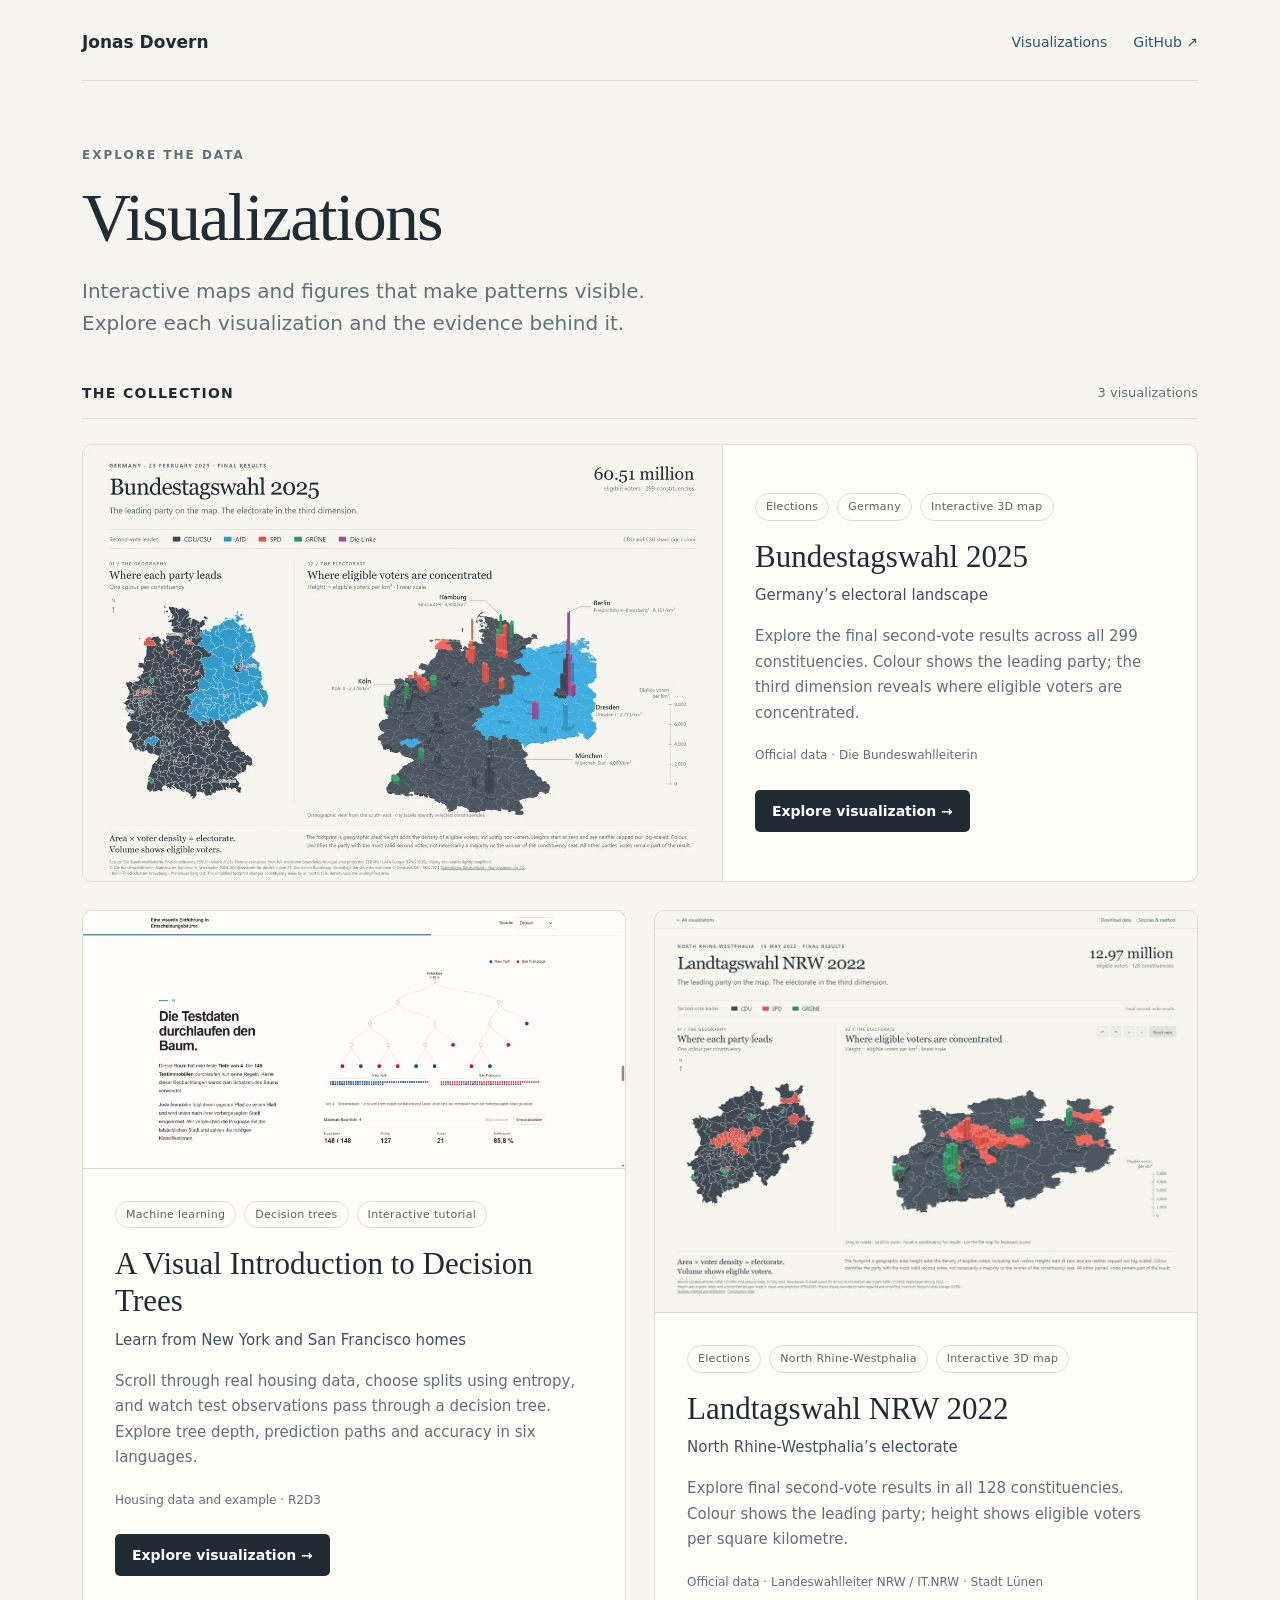
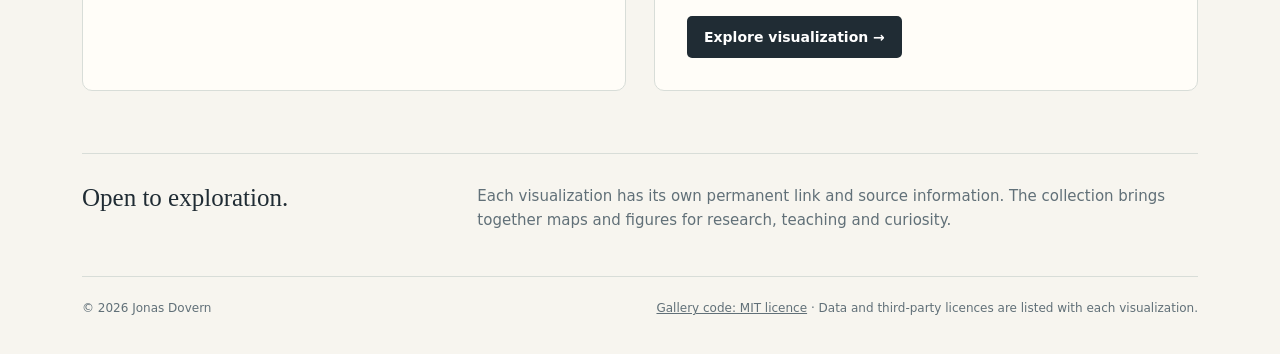
<file: docs/index.html>
<!doctype html>
<html lang="en"><head><meta charset="utf-8"><meta name="viewport" content="width=device-width, initial-scale=1"><meta name="description" content="Interactive maps and data visualizations by Jonas Dovern. Explore the data, inspect the sources, and share individual visualizations."><title>Visualizations · Jonas Dovern</title><link rel="stylesheet" href="assets/gallery.css"><script src="visualizations.js?v=20261117-nrw" defer></script><script src="assets/gallery.js" defer></script></head>
<body><div class="wrap"><header class="top"><a class="brand" href="./">Jonas Dovern</a><nav aria-label="Main navigation"><a href="#visualizations">Visualizations</a><a href="https://github.com/jonasdovern/visualizations">GitHub ↗</a></nav></header><main><section class="intro"><div class="eyebrow">Explore the data</div><h1>Visualizations</h1><p>Interactive maps and figures that make patterns visible. Explore each visualization and the evidence behind it.</p></section><section id="visualizations" aria-labelledby="gallery-heading"><div class="section-heading"><h2 id="gallery-heading">The collection</h2><span class="count" id="count"></span></div><div class="gallery" id="gallery"></div><noscript><p><a href="bundestagswahl-2025/">Bundestagswahl 2025 — Germany’s electoral landscape</a>. <a href="decision-trees/">A Visual Introduction to Decision Trees</a>. <a href="nrw-landtagswahl-2022/">Landtagswahl NRW 2022</a>. JavaScript is required for the interactive visualizations.</p></noscript></section><section class="about"><h2>Open to exploration.</h2><p>Each visualization has its own permanent link and source information. The collection brings together maps and figures for research, teaching and curiosity.</p></section></main><footer><span>© 2026 Jonas Dovern</span><span><a href="licenses/MIT.txt">Gallery code: MIT licence</a> · Data and third-party licences are listed with each visualization.</span></footer></div></body></html>
</file>
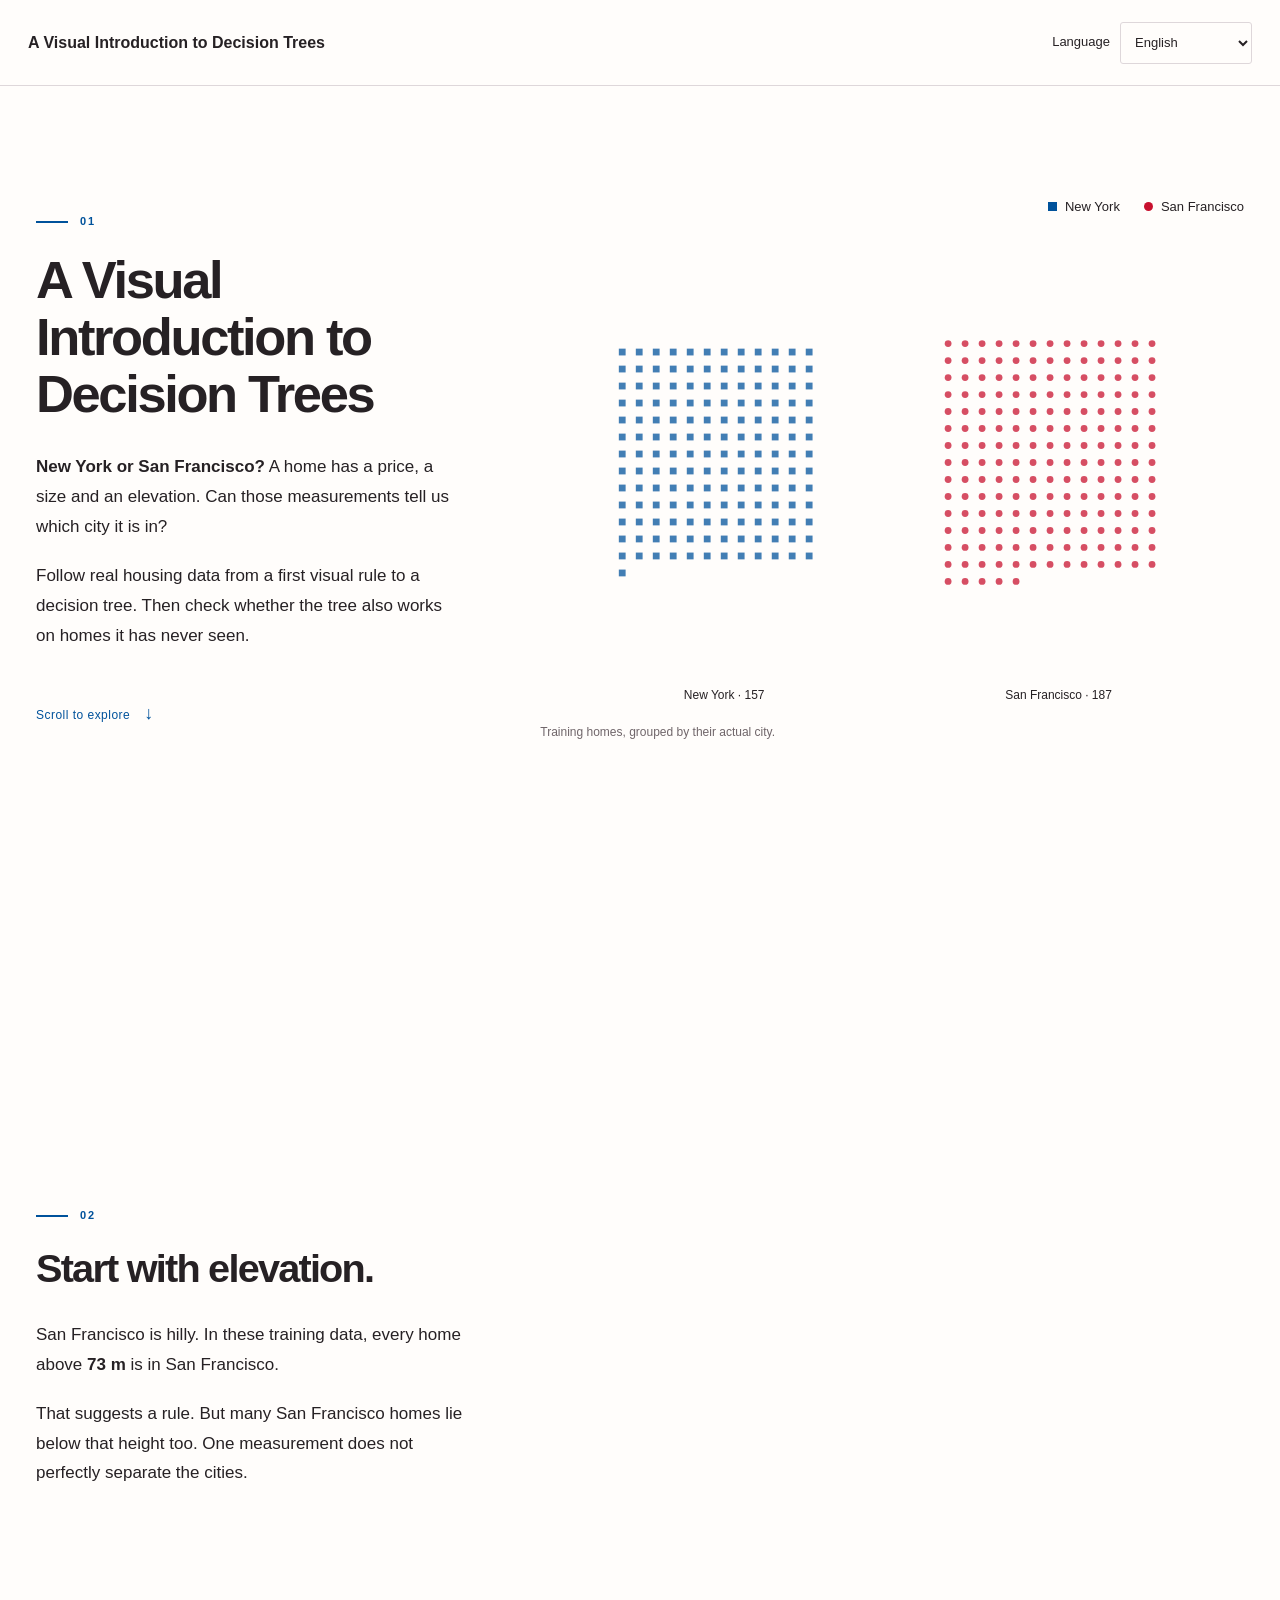
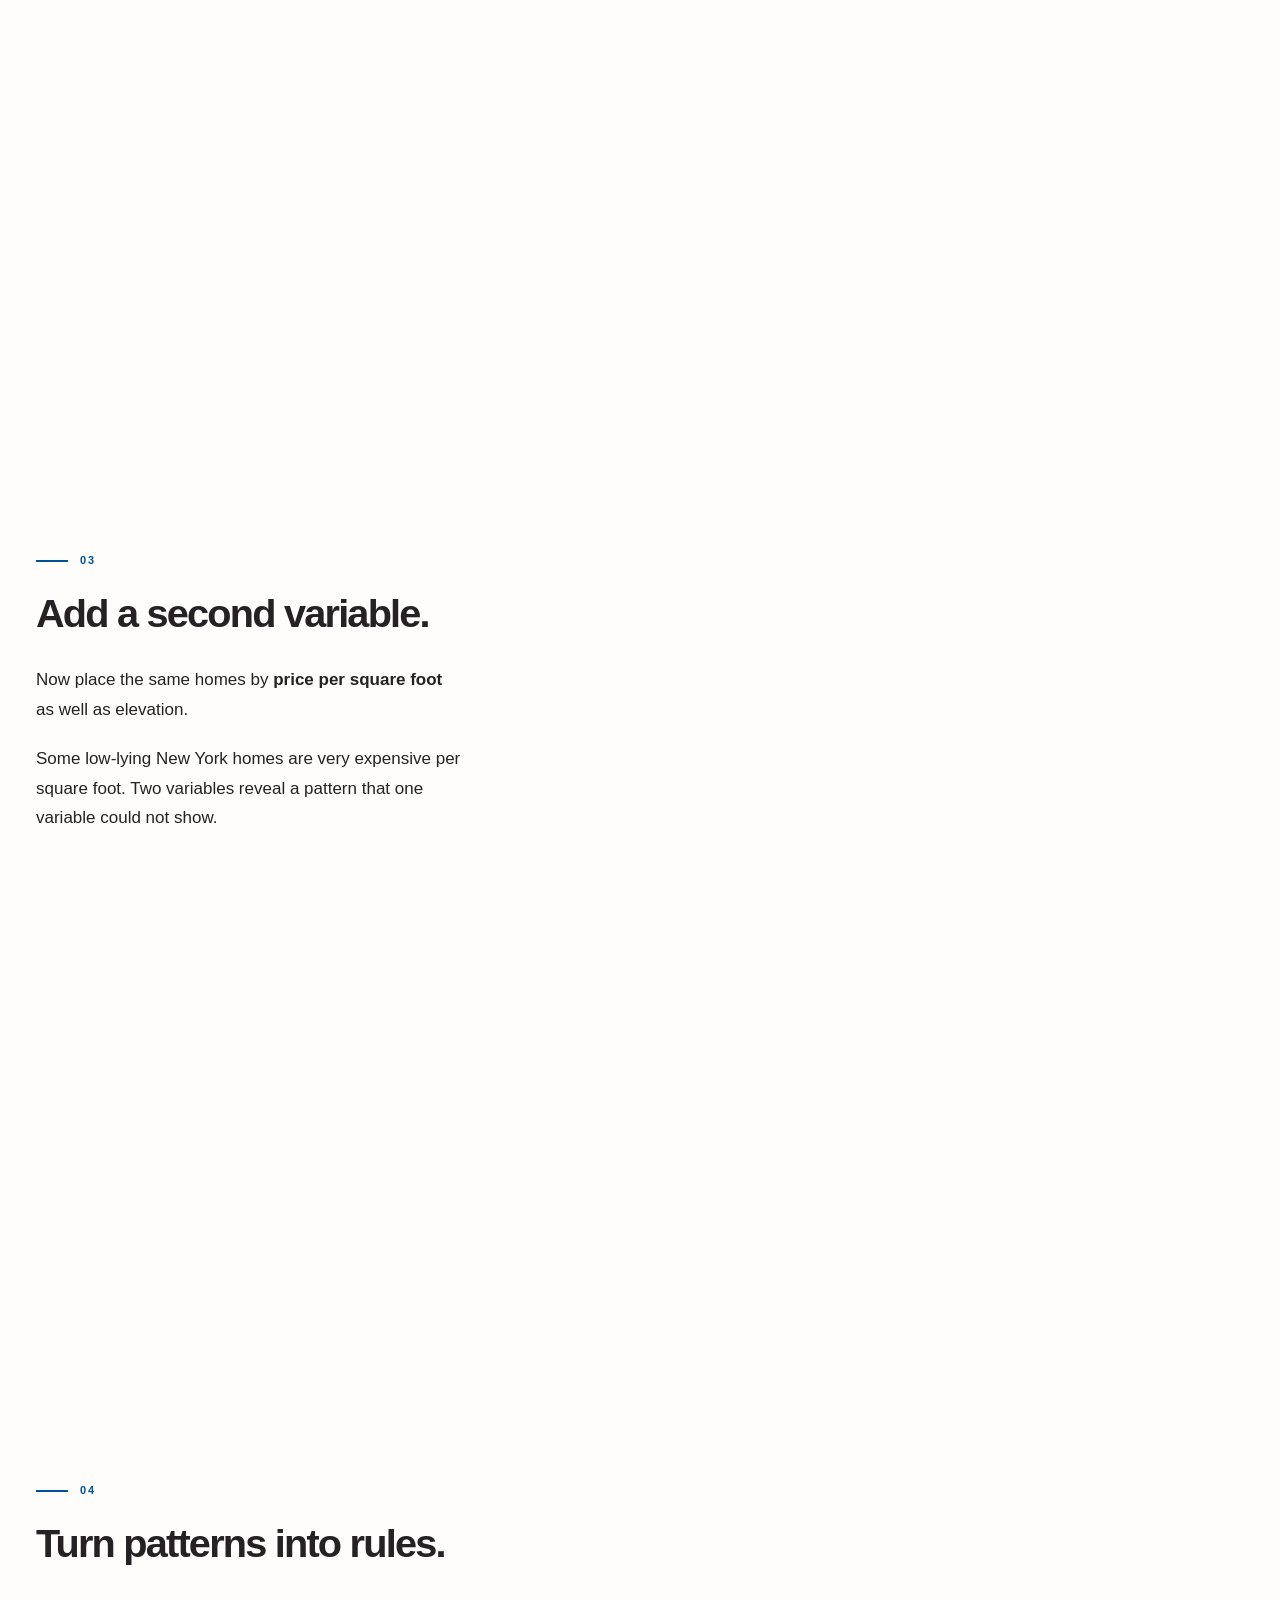
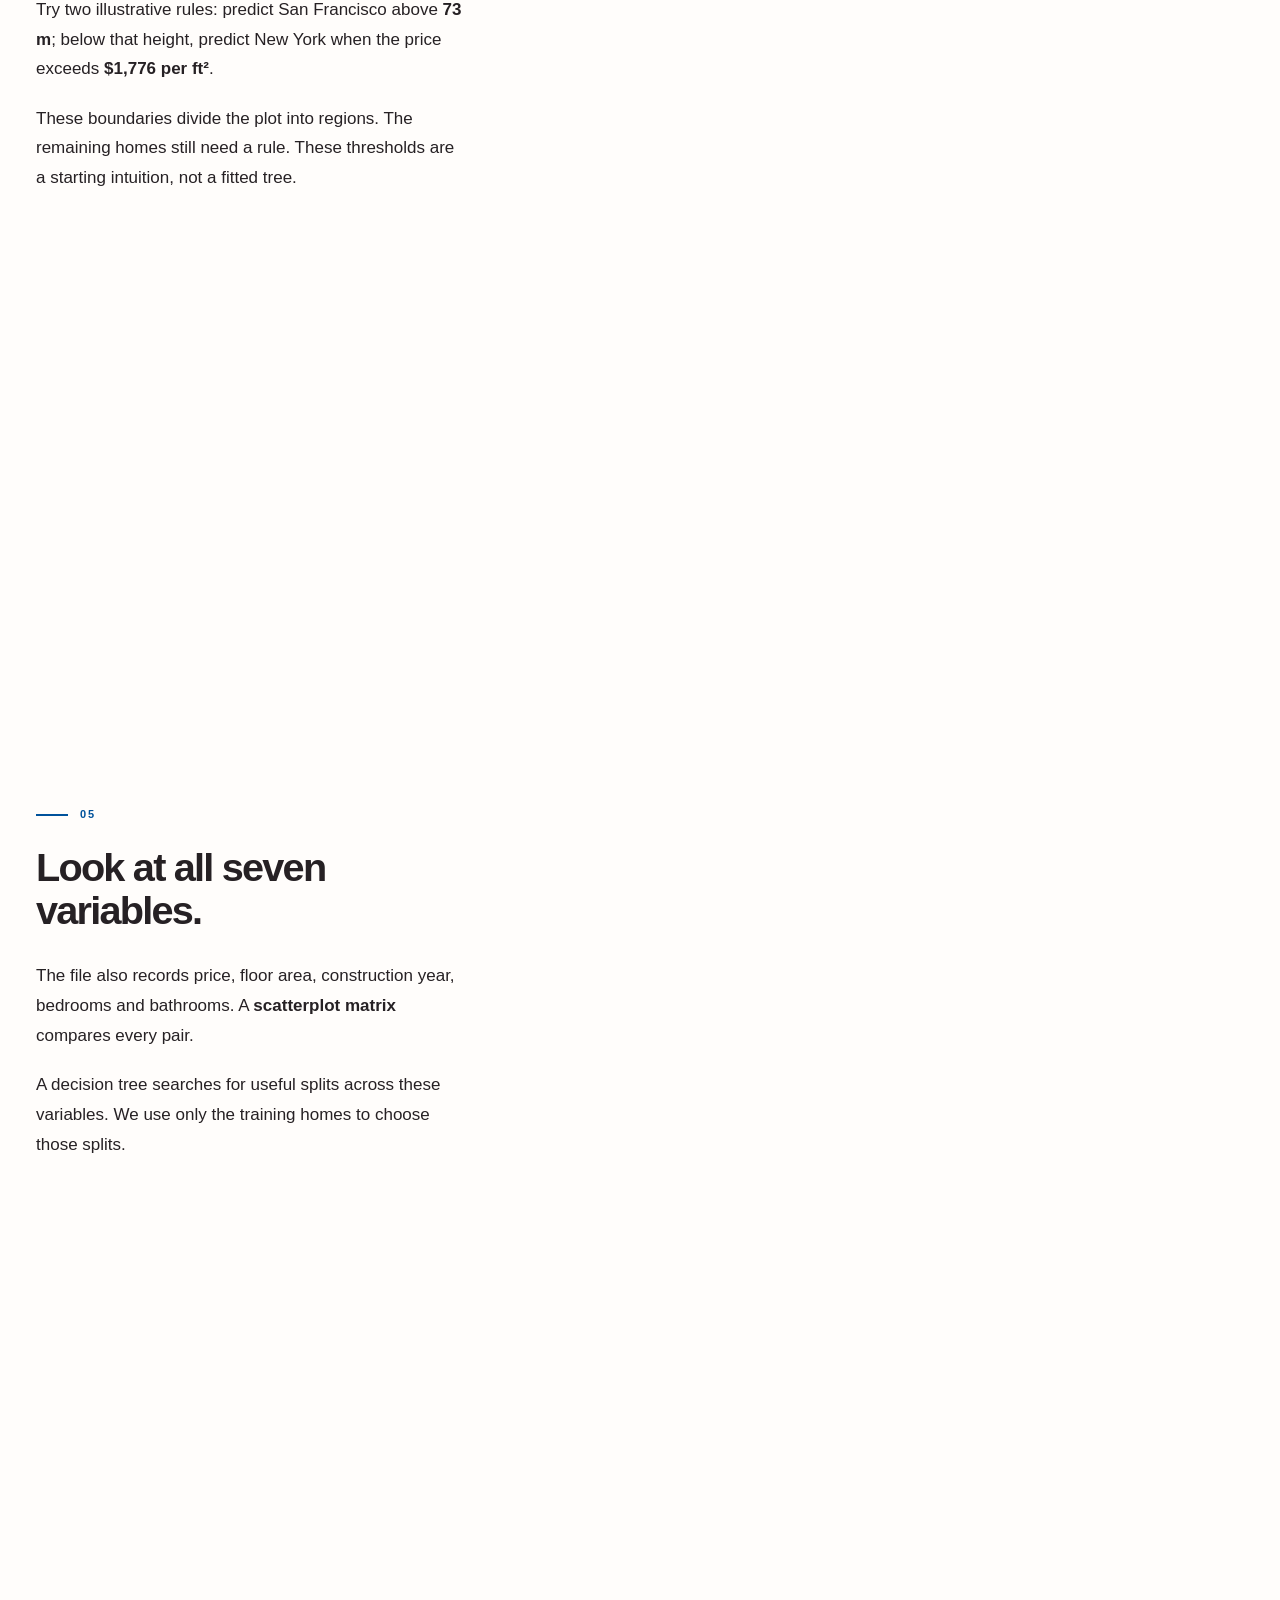
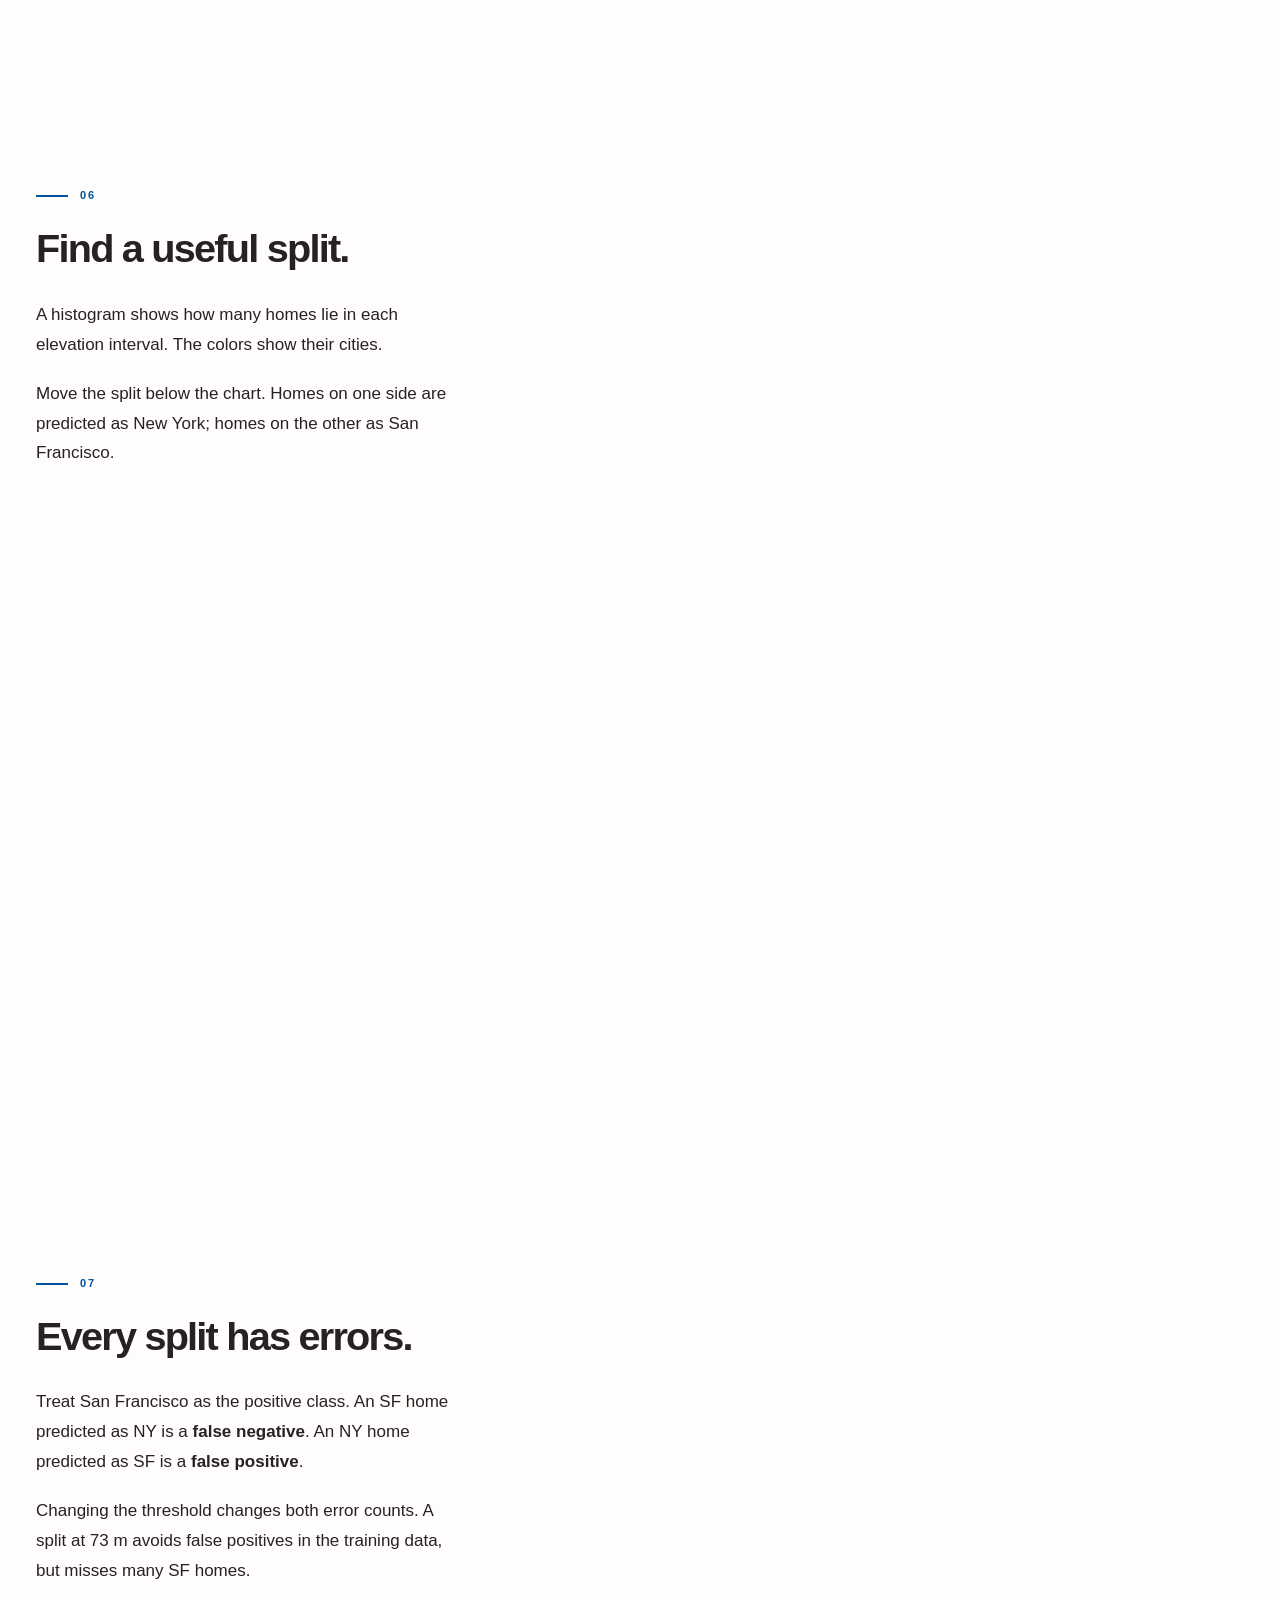
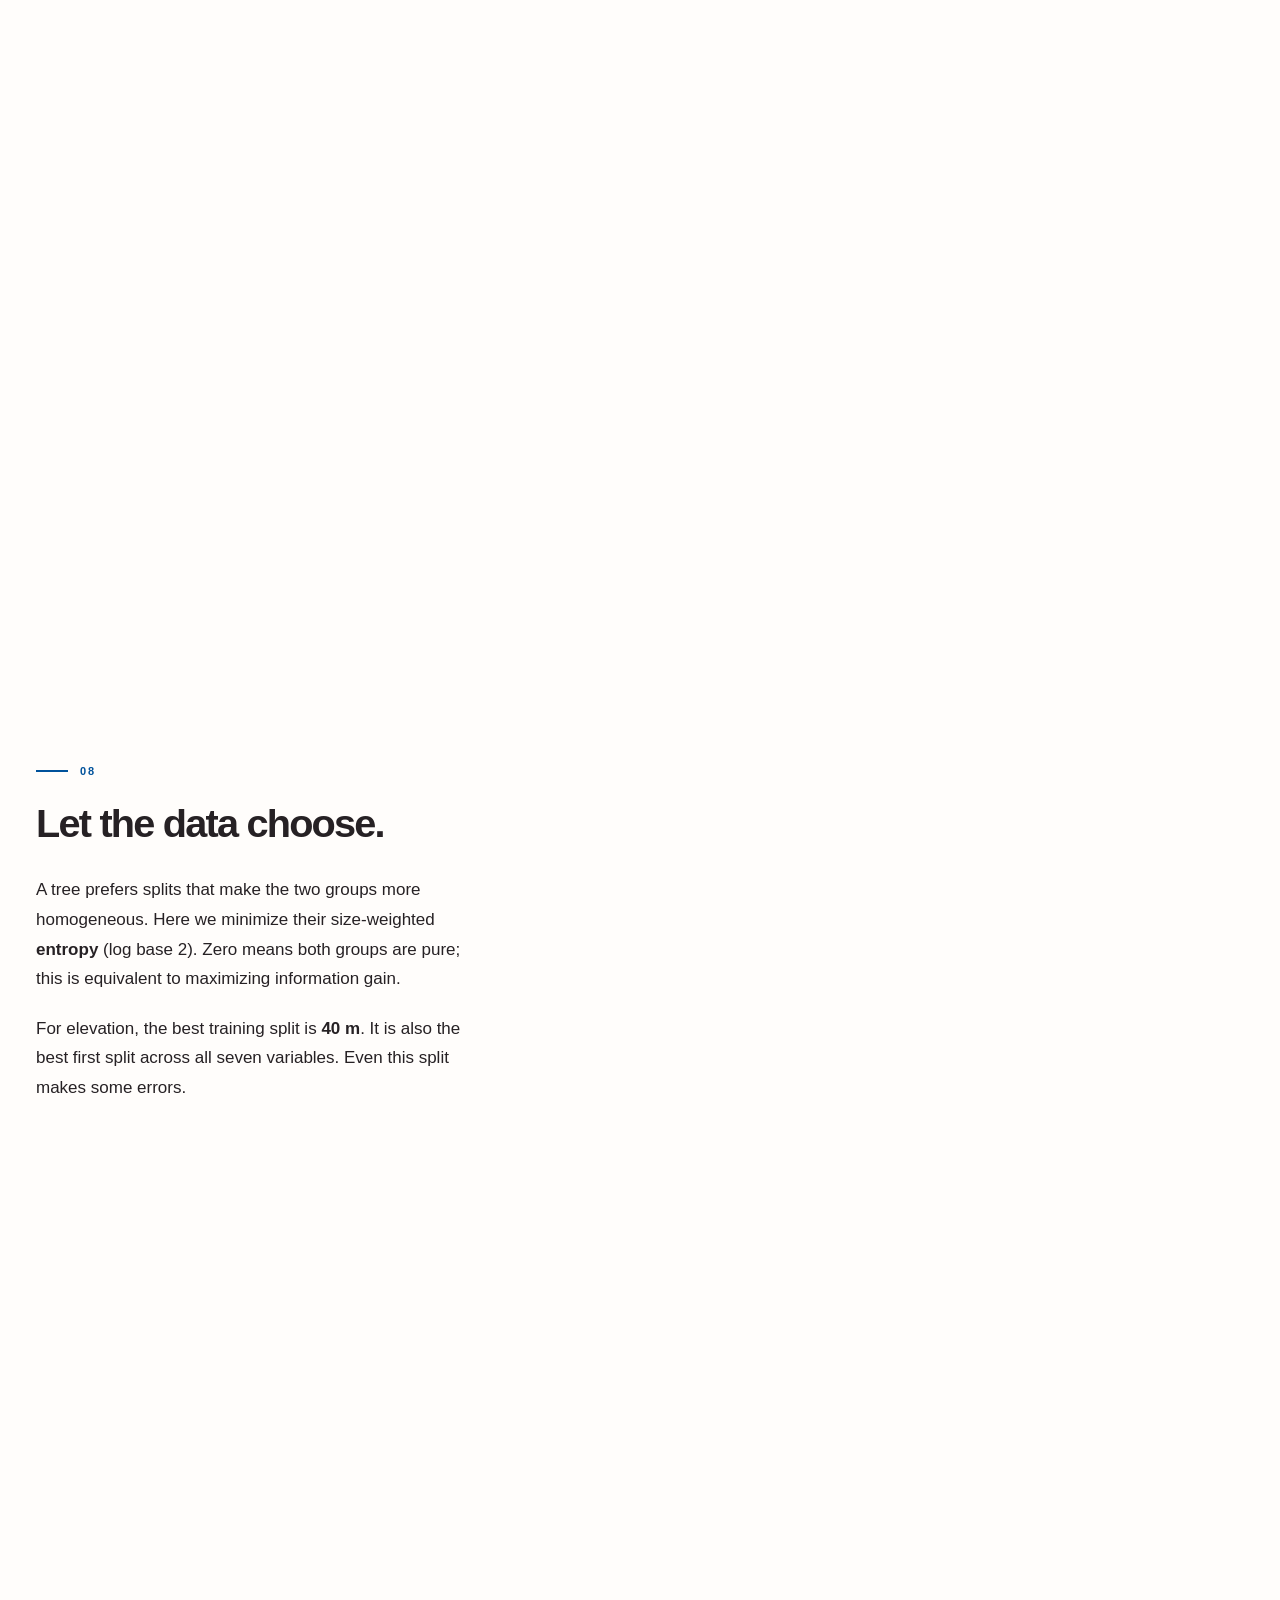
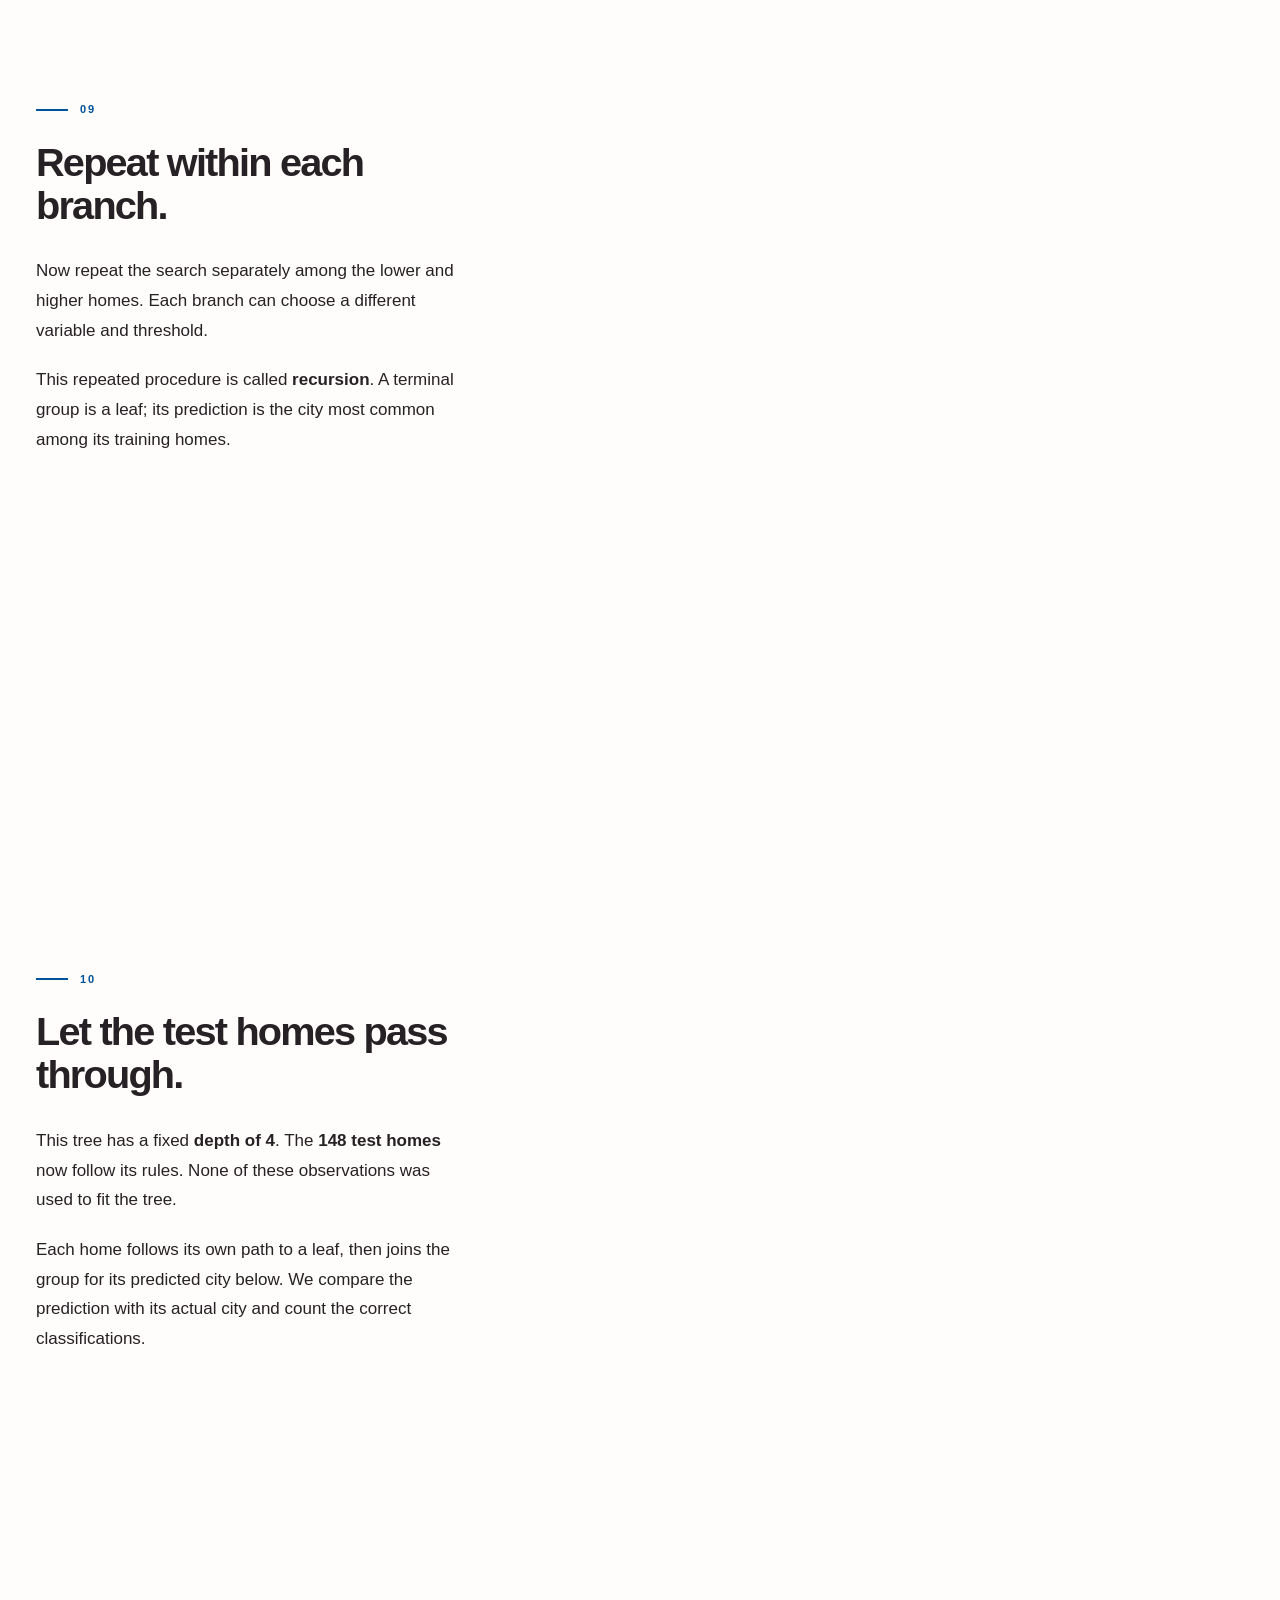
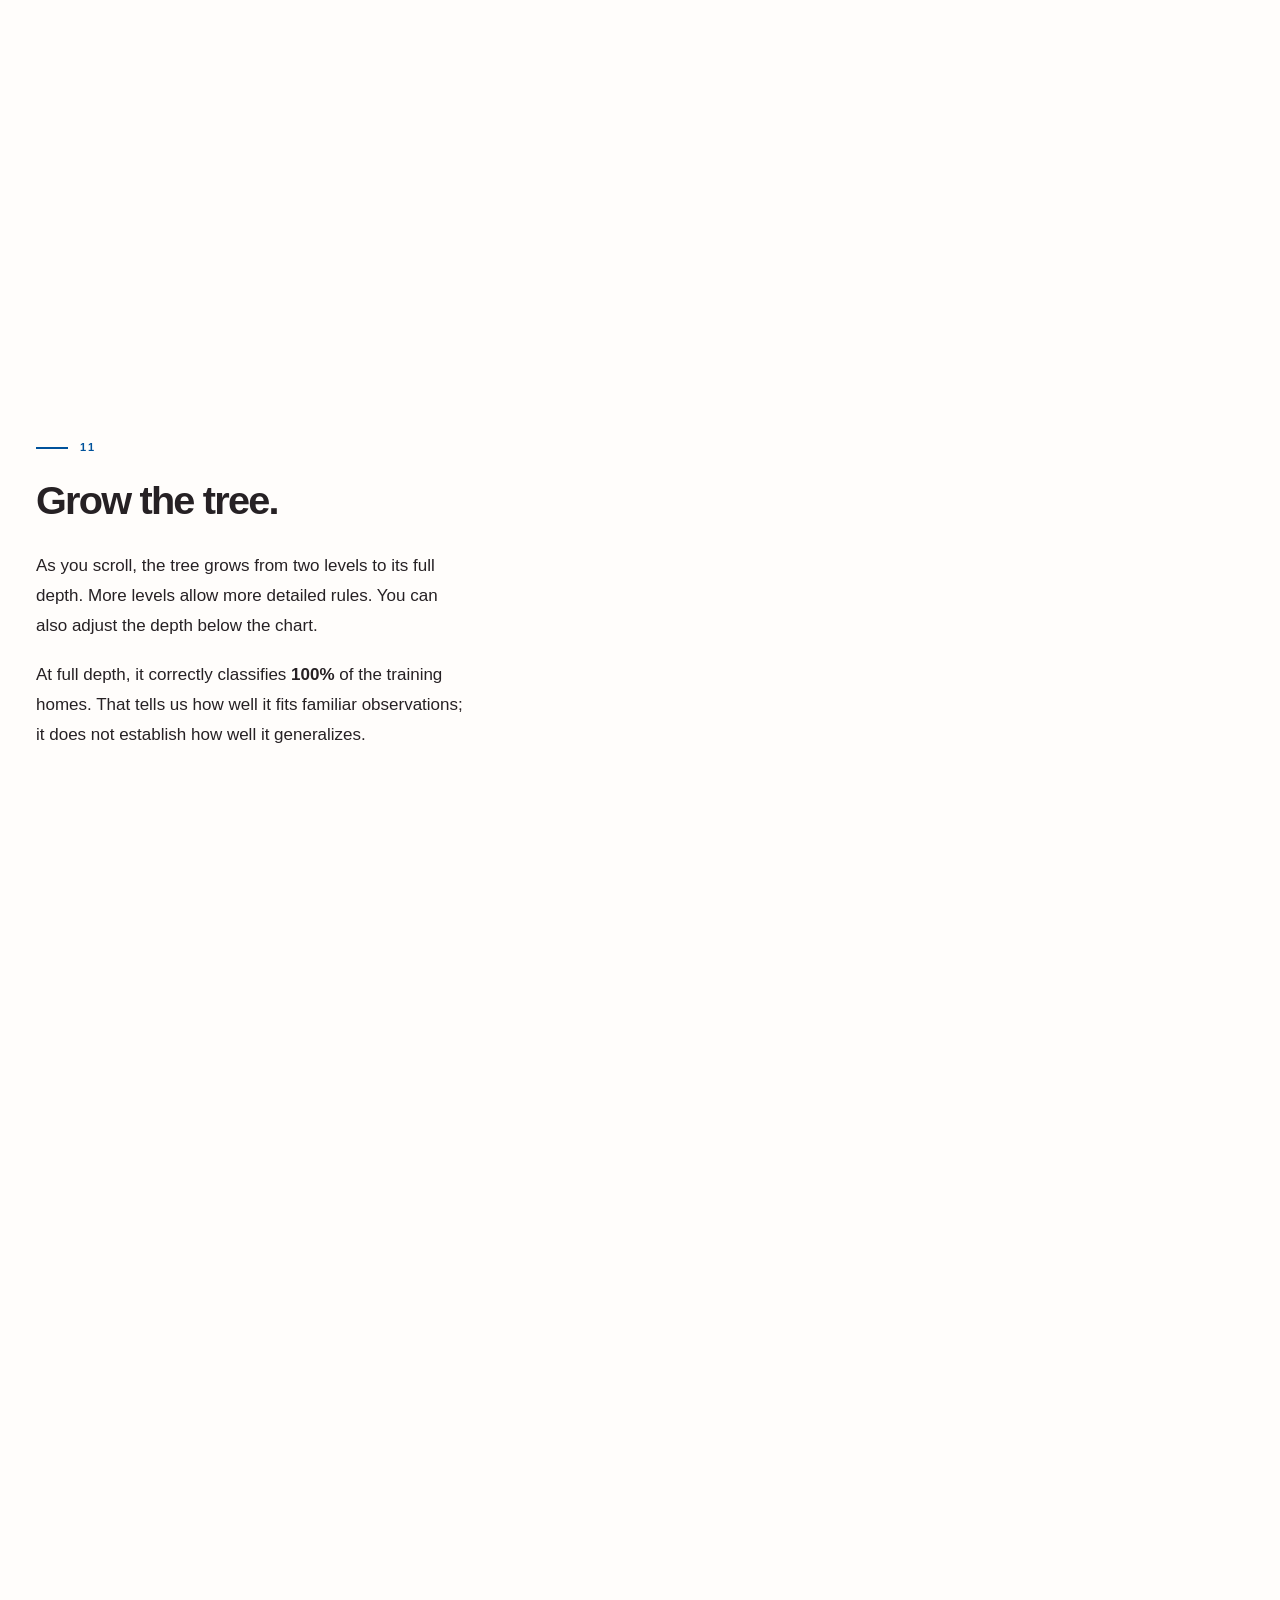
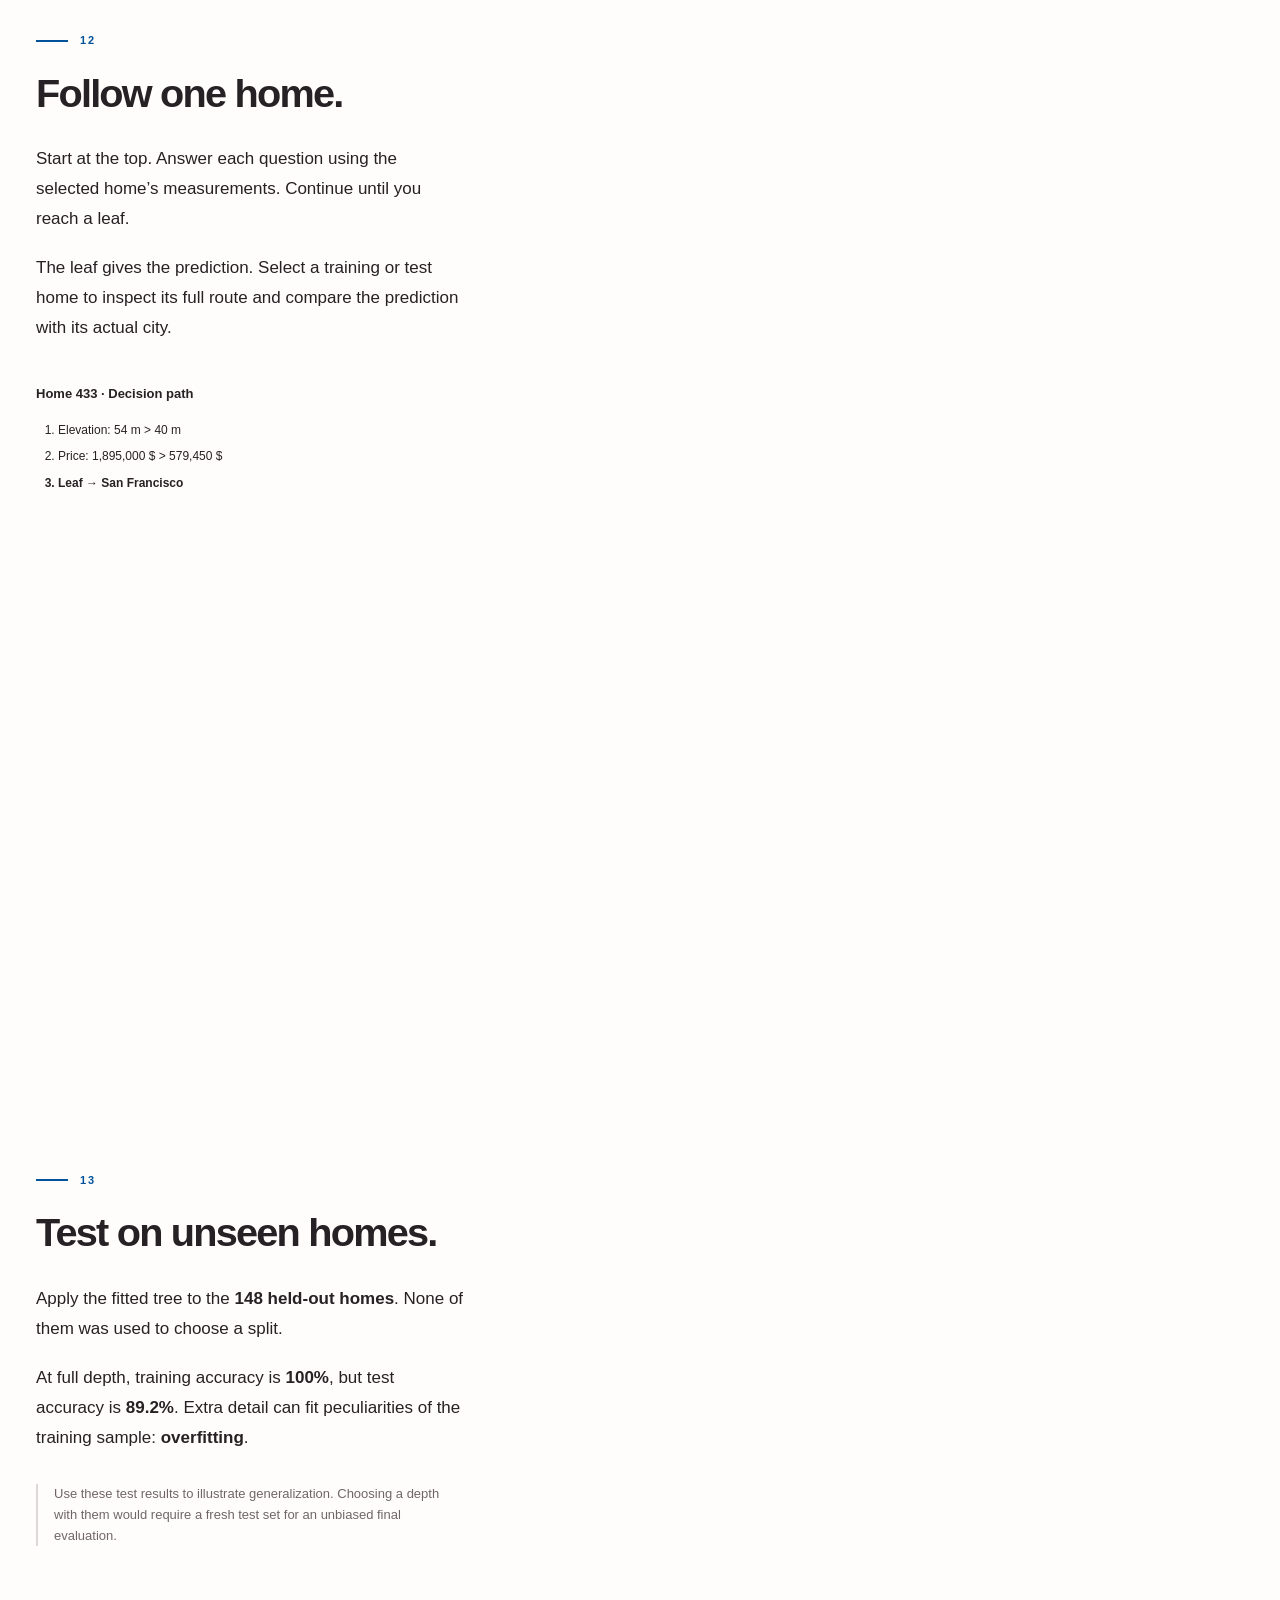
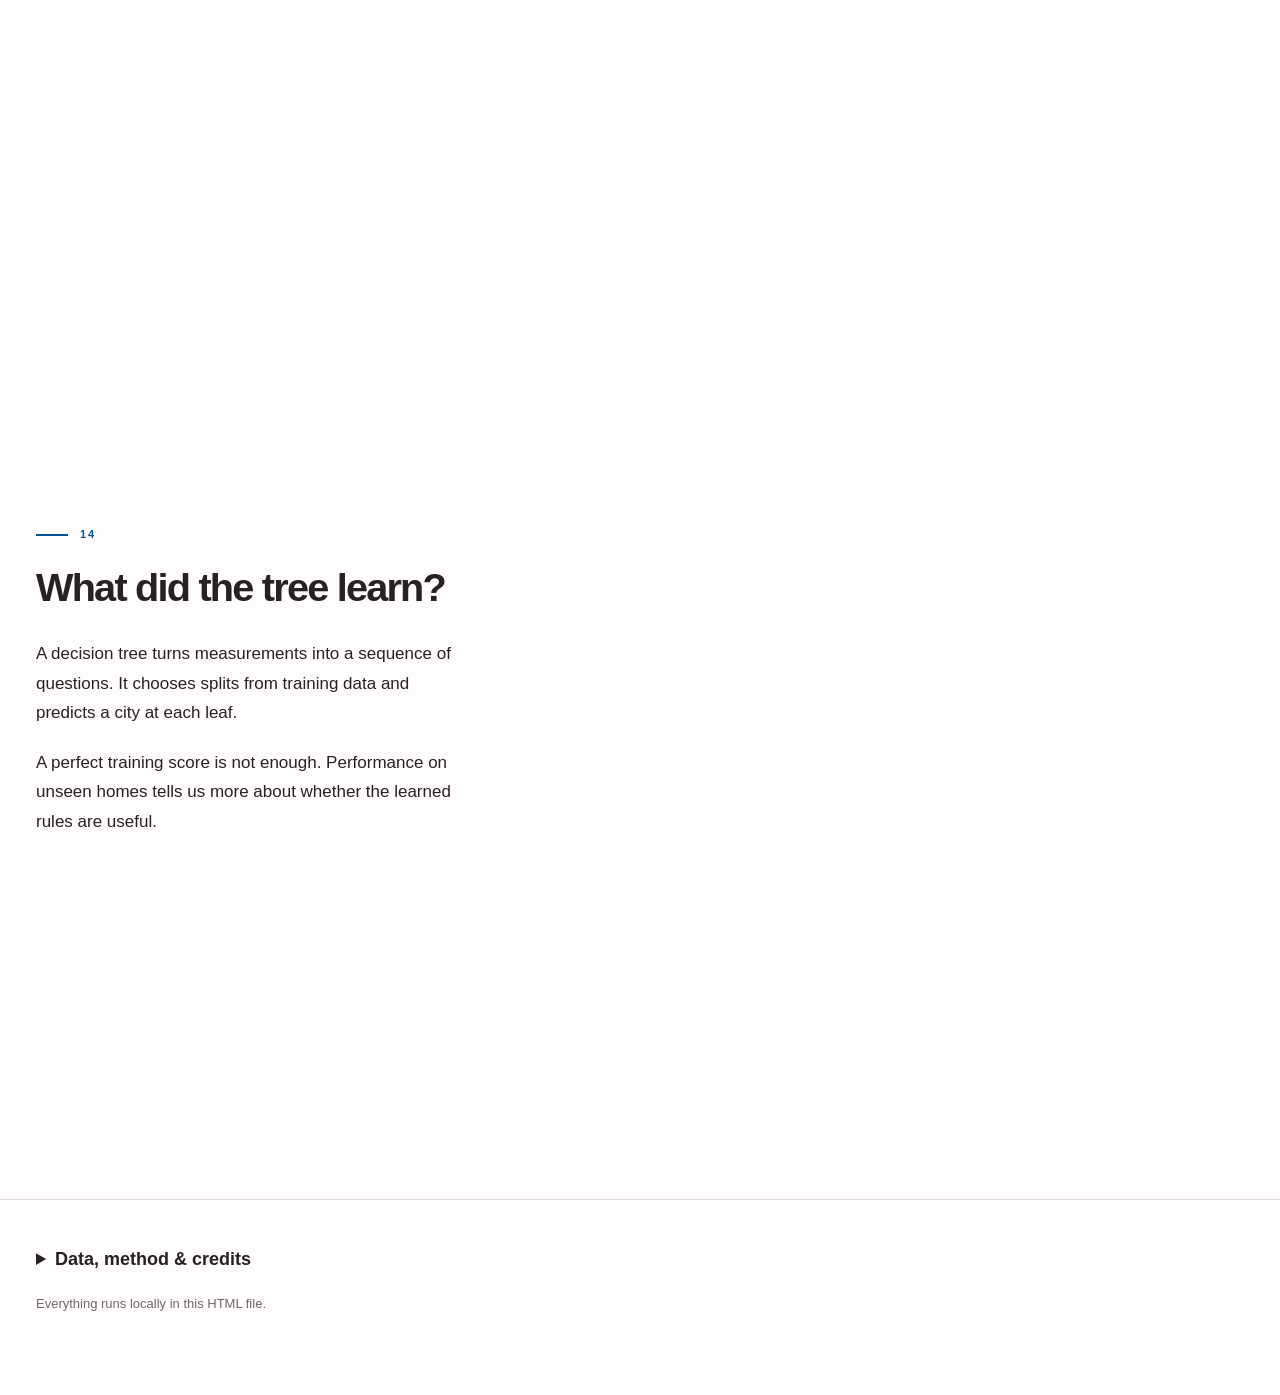
<file: docs/decision-trees/index.html>
<!doctype html>
<html lang="en">
<head>
<meta charset="utf-8">
<meta name="viewport" content="width=device-width, initial-scale=1">
<meta name="description" content="Explore decision trees with real New York and San Francisco housing data. A scroll-driven, multilingual visual introduction.">
<meta name="theme-color" content="#00529b">
<title>A Visual Introduction to Decision Trees</title>
<style>
:root{--red:#c8102e;--accent:#00529b;--ink:#262124;--muted:#70666a;--line:#ded7da;--paper:#fffdfb;--soft:#f6f0f1;--ny:#00529b;--sf:#c8102e;--header:86px;--footer:0px}
*{box-sizing:border-box}[hidden]{display:none!important}html{scroll-behavior:smooth;scroll-padding-top:var(--header)}body{margin:0;background:var(--paper);color:var(--ink);font-family:Arial,"Segoe UI",sans-serif;line-height:1.6}button,select,input{font:inherit}button,select{color:inherit}button,a,select,input{touch-action:manipulation}button,select{cursor:pointer}button{border:1px solid var(--line);background:transparent;border-radius:3px;padding:8px 14px;line-height:1.35;min-height:42px}button:hover{background:var(--soft);border-color:var(--accent)}button:disabled{opacity:.35;cursor:default}button.primary{background:var(--accent);color:#fff;border-color:var(--accent)}button.primary:hover{background:#7b1425}a{color:var(--accent);text-underline-offset:3px}button:focus-visible,a:focus-visible,input:focus-visible,select:focus-visible,summary:focus-visible{outline:3px solid var(--red);outline-offset:4px}select{border:1px solid var(--line);border-radius:3px;background:var(--paper);padding:8px 30px 8px 10px;max-width:100%;min-height:42px}input[type=range]{width:100%;accent-color:var(--accent);height:24px;cursor:ew-resize}h1,h2,h3,p{margin-top:0}b,strong{font-weight:650}h1,h2{font-weight:650;letter-spacing:-.045em;line-height:1.08}h1{font-size:clamp(36px,4.1vw,66px)}h2{font-size:clamp(31px,3.1vw,48px)}h3{font-size:20px}p{margin-bottom:1.15em}.sr-only{position:absolute;width:1px;height:1px;padding:0;overflow:hidden;clip:rect(0,0,0,0);white-space:nowrap}.skip{position:fixed;top:-100px;left:20px;z-index:10;background:white;padding:12px}.skip:focus{top:8px}
.masthead{height:var(--header);position:fixed;inset:0 0 auto;z-index:5;background:rgba(255,253,251,.97);border-bottom:1px solid var(--line);display:flex;align-items:center;justify-content:space-between;gap:24px;padding:0 max(28px,calc((100vw - 1440px)/2));backdrop-filter:blur(8px)}.brand{display:flex;align-items:center;gap:16px;text-decoration:none;color:var(--ink)}.wordmark{font-size:28px;letter-spacing:-1.5px;font-weight:750;color:var(--accent);border-right:1px solid var(--line);padding-right:18px}.course{font-size:11px;letter-spacing:.15em;font-weight:700}.topic{display:block;font-size:13px;color:var(--muted);margin-top:1px}.language{display:flex;align-items:center;gap:10px;font-size:13px}.language select{min-width:132px}.site-progress{position:absolute;bottom:-1px;left:0;height:3px;background:var(--accent);width:0;transition:width .3s}
.story{overflow-anchor:none;position:relative;max-width:1440px;margin:auto;padding:var(--header) 36px 0;display:grid;grid-template-columns:minmax(290px,.82fr) minmax(420px,1.35fr);gap:clamp(36px,6vw,104px)}.narrative{grid-column:1;grid-row:1}.step{min-height:calc(100svh - var(--header));display:flex;flex-direction:column;justify-content:center;padding:70px 0 105px;scroll-margin-top:var(--header)}.step:last-child{padding-bottom:140px}.eyebrow{font-size:11px;font-weight:700;letter-spacing:.18em;text-transform:uppercase;color:var(--accent);margin-bottom:22px;display:flex;align-items:center;gap:12px}.eyebrow:before{content:'';width:32px;height:2px;background:var(--accent)}.step h1,.step h2{margin-bottom:30px}.step p{font-size:17px;line-height:1.75;max-width:440px}.step .scroll-cue{font-size:12px;color:var(--accent);letter-spacing:.04em;margin-top:28px}.step .scroll-cue span{display:inline-block;margin-left:14px;font-size:18px}.step .extra{font-size:13px;line-height:1.6;color:var(--muted);border-left:2px solid var(--line);padding-left:16px;margin-top:12px}.stage-column{grid-column:2;grid-row:1;min-width:0}.stage{position:sticky;top:var(--header);height:calc(100svh - var(--header) - var(--footer));min-height:510px;display:flex;flex-direction:column;justify-content:center;padding:20px 0;gap:12px}.legend{display:flex;align-items:center;justify-content:flex-end;gap:24px;flex-wrap:wrap;font-size:13px;min-height:24px}.legend-item{display:inline-flex;gap:8px;align-items:center}.swatch{display:inline-block;width:9px;height:9px;background:var(--ny)}.swatch.sf{background:var(--sf);border-radius:50%}.plot-wrap{width:100%;flex:0 1 auto;min-height:200px;position:relative}#plot{width:100%;display:block;overflow:visible}#plot text{font-family:Arial,"Segoe UI",sans-serif;fill:var(--muted);font-size:11px}#plot .axis-title{fill:var(--ink);font-size:12px}#plot .grid{stroke:var(--line);stroke-width:1;opacity:.55}#plot .axis{stroke:var(--line);stroke-width:1}#plot .split-line{stroke:var(--ink);stroke-width:1.4;stroke-dasharray:5 4}#plot .node-text{fill:var(--ink);font-size:11px}.caption{font-size:12px;color:var(--muted);line-height:1.5;min-height:36px;margin:0}.controls{font-size:13px;min-height:20px}.control-top{display:flex;justify-content:space-between;gap:10px;align-items:baseline;margin-bottom:6px}.control-top output{font-weight:700;font-size:18px;white-space:nowrap;font-variant-numeric:tabular-nums}.control-actions{display:flex;gap:8px;flex-wrap:wrap;margin-top:6px}.control-actions button{font-size:12px;min-height:34px;padding:6px 10px}.hint{font-size:12px;color:var(--muted);margin:8px 0 0;line-height:1.5}.metrics{display:flex;gap:18px;flex-wrap:wrap;border-top:1px solid var(--line);padding-top:12px;margin-top:12px}.metric{flex:1;min-width:90px}.metric span{display:block;font-size:11px;line-height:1.4;color:var(--muted)}.metric strong{display:block;font-size:23px;line-height:1.4;font-variant-numeric:tabular-nums}.metric.entropy strong{font-size:18px}.composition{display:grid;grid-template-columns:1fr 1fr;gap:18px;margin-top:12px}.composition-label{font-size:11px;min-height:32px;line-height:1.4}.composition-bar{height:7px;display:flex;margin:5px 0}.composition-bar .ny{background:var(--ny)}.composition-bar .sf{background:var(--sf)}.composition-value{font-size:11px;font-variant-numeric:tabular-nums;color:var(--muted)}.selector-row{display:flex;gap:10px;align-items:flex-end}.selector-row label{display:flex;flex-direction:column;gap:4px;flex:1;min-width:0;font-size:11px}.selector-row select{width:100%;font-size:13px}.selected-summary{font-size:12px;display:flex;gap:14px;flex-wrap:wrap;margin-top:10px}.selected-summary b{color:var(--accent)}.route-list{font-size:12px;padding-left:22px;line-height:1.7;margin:12px 0 0}.route-list li{padding:3px 0}.route-title{margin:22px 0 6px;font-size:13px;font-weight:700}.route-list .route-leaf{font-weight:700}.chart-legend{display:flex;gap:20px;font-size:11px;margin-bottom:6px;flex-wrap:wrap}.line-key{display:inline-block;vertical-align:middle;width:20px;border-top:2px solid var(--accent);margin-right:5px}.line-key.dashed{border-top-color:var(--red);border-top-style:dashed}
.bottom-nav{position:fixed;inset:auto 0 0;height:var(--footer);border-top:1px solid var(--line);background:rgba(255,253,251,.98);z-index:5;display:flex;align-items:center;justify-content:space-between;gap:20px;padding:8px max(28px,calc((100vw - 1440px)/2));}.section-nav{display:flex;align-items:center;gap:14px;min-width:0}.counter{font-size:12px;color:var(--muted);font-variant-numeric:tabular-nums;white-space:nowrap}.nav-dots{display:flex;gap:3px}.nav-dot{border:0;min-height:34px;width:22px;padding:0;position:relative}.nav-dot:after{content:'';position:absolute;left:7px;top:14px;width:6px;height:6px;border-radius:50%;background:#d4c8cc}.nav-dot[aria-current=true]:after{background:var(--accent);width:8px;height:8px;left:6px;top:13px}.nav-dot:hover{background:none}.nav-buttons{display:flex;gap:8px}.nav-buttons button{font-size:13px;min-width:94px}.data-section{border-top:1px solid var(--line);max-width:1368px;margin:0 auto 90px;padding:45px 36px 35px}.data-section details{max-width:900px}.data-section summary{font-size:18px;font-weight:650;cursor:pointer}.data-section p{font-size:13px;line-height:1.8;color:var(--muted)}.data-section .details-body{margin-top:22px}.data-links{display:flex;gap:12px 22px;flex-wrap:wrap;font-size:13px;margin:22px 0}.offline{font-size:12px;color:var(--muted);margin-top:18px}.noscript{margin:100px 30px 0;padding:20px;background:var(--soft)}
@media(min-width:1600px){.story{gap:110px}.stage{padding:40px 0}}
@media(max-width:1050px){.story{padding-left:26px;padding-right:26px;gap:32px;grid-template-columns:minmax(250px,.9fr) minmax(360px,1.2fr)}.step p{font-size:16px}.topic{max-width:300px}.nav-dots{gap:0}.nav-dot{width:19px}.nav-dot:after{left:6px}.nav-dot[aria-current=true]:after{left:5px}}
@media(max-width:780px){:root{--header:72px;--footer:0px}.masthead{padding:0 18px;gap:12px}.topic{display:none}.wordmark{font-size:25px;padding-right:12px}.brand{gap:12px}.course{font-size:9px;max-width:120px}.language{gap:0}.language>span{display:none}.language select{font-size:12px;min-width:110px;padding-right:20px}.story{display:flex;flex-direction:column;gap:0;padding:var(--header) 20px 0}.stage-column{display:contents}.stage{position:sticky;order:-1;top:var(--header);z-index:3;background:var(--paper);height:auto;min-height:0;max-height:none;padding:10px 0;border-bottom:1px solid var(--line);gap:5px}.plot-wrap{min-height:0}.legend{font-size:11px;min-height:18px;gap:20px;justify-content:flex-start}.caption{min-height:0;font-size:10px;line-height:1.4}.controls{min-height:0}.controls:empty{display:none}.hint{display:none}.control-top{margin:0;font-size:11px}.control-top output{font-size:15px}.control-actions{margin-top:0}.control-actions button{font-size:10px;min-height:27px;padding:4px 7px}.metrics{margin-top:5px;padding-top:5px;gap:10px}.metric span{font-size:10px}.metric strong{font-size:18px}.metric.entropy strong{font-size:15px}.composition{display:none}.selector-row{gap:8px}.selector-row label{font-size:10px}.selector-row select{font-size:12px;min-height:34px;padding:5px}.selected-summary{margin-top:5px;font-size:11px;gap:10px}.narrative{padding-top:0}.step{min-height:90svh;justify-content:flex-start;padding:45px 0 140px;scroll-margin-top:400px}.step h1,.step h2{font-size:34px;margin-bottom:23px;max-width:550px}.step p{font-size:16px;max-width:620px}.eyebrow{margin-bottom:15px}.bottom-nav{padding:8px 14px;gap:8px}.nav-dots{display:none}.nav-buttons button{font-size:12px;min-width:76px;min-height:38px;padding:7px 10px}.data-section{padding:30px 20px}.chart-legend{font-size:10px;gap:14px;margin:0}.route-list{font-size:13px}.step .extra{font-size:12px}.stage.is-matrix .caption{display:none}}
@media(max-height:720px) and (min-width:781px){.stage{min-height:460px;gap:7px;padding:10px 0}.caption{font-size:11px;min-height:24px}.composition{display:none}.hint{display:none}.metrics{margin-top:8px;padding-top:7px}.metric strong{font-size:21px}.step{padding-top:40px}}
@media(prefers-reduced-motion:reduce){html{scroll-behavior:auto}*,*:before,*:after{animation:none!important;transition:none!important}}
@media print{.masthead,.bottom-nav,.stage-column{display:none}.story{display:block;padding:0}.step{min-height:0;padding:20px;break-inside:avoid}.step h1,.step h2{font-size:26px}.step p{max-width:none}.data-section{margin:0}.data-section details{display:block}}

/* One continuous story: scrolling drives each scene; no page navigation. */
.site-title{font-size:16px;font-weight:600;line-height:1.35;max-width:42ch}
.step{min-height:105svh;padding-bottom:100px}
.step:first-child{min-height:calc(100svh - var(--header))}
#step-6,#step-10,#step-11{min-height:140svh}
.stage{height:calc(100svh - var(--header));min-height:0}
.data-section{margin-bottom:30px}
.site-progress{transition:none}
.line-key{border-top-color:var(--ny)}
@media(max-width:780px){.site-title{font-size:12px;max-width:23ch}.stage{height:auto}.step{min-height:95svh;padding-top:40px;padding-bottom:95px}#step-6,#step-10,#step-11{min-height:125svh}.step h1{font-size:36px}.data-section{margin-bottom:0}}

@media(min-width:781px){#step-9{min-height:calc(100svh - var(--header));padding-top:50px;padding-bottom:70px}}
.flow-toolbar{display:flex;justify-content:space-between;align-items:center;gap:10px}.flow-toolbar .control-actions{margin:0}.flow-metrics{display:grid;grid-template-columns:repeat(4,minmax(0,1fr))}.flow-metrics .metric{min-width:0}.metric strong span{font:inherit;color:inherit;line-height:inherit}.flow-particles{pointer-events:auto}
@media(max-width:780px){.flow-toolbar{font-size:11px}.flow-metrics .metric strong{font-size:17px}.flow-metrics .metric span{font-size:9px}.flow-metrics .metric strong span{font-size:inherit}}
</style>
</head>
<body>
<a class="skip" href="#story" data-t="skip">Skip to the explanation</a>
<header class="masthead">
  <div class="site-title" data-t="topic">A Visual Introduction to Decision Trees</div>
  <label class="language"><span data-t="lang">Language</span><select id="language" aria-label="Language"><option value="en">English</option><option value="de">Deutsch</option><option value="es">Español</option><option value="fr">Français</option><option value="uk">Українська</option><option value="zh">中文</option></select></label>
  <div class="site-progress" id="progress" aria-hidden="true"></div>
</header>
<noscript><p class="noscript">Enable JavaScript to use the interactive charts. The explanations below remain readable.</p></noscript>
<main class="story" id="story">
  <div class="narrative" id="narrative"><section class="step" id="step-0"><h2>A Visual Introduction to Decision Trees</h2><p><b>New York or San Francisco?</b> A home has a price, a size and an elevation. Can those measurements tell us which city it is in?</p><p>Follow real housing data from a first visual rule to a decision tree. Then check whether the tree also works on homes it has never seen.</p></section>
<section class="step" id="step-1"><h2>Start with elevation.</h2><p>San Francisco is hilly. In these training data, every home above <b>73 m</b> is in San Francisco.</p><p>That suggests a rule. But many San Francisco homes lie below that height too. One measurement does not perfectly separate the cities.</p></section>
<section class="step" id="step-2"><h2>Add a second variable.</h2><p>Now place the same homes by <b>price per square foot</b> as well as elevation.</p><p>Some low-lying New York homes are very expensive per square foot. Two variables reveal a pattern that one variable could not show.</p></section>
<section class="step" id="step-3"><h2>Turn patterns into rules.</h2><p>Try two illustrative rules: predict San Francisco above <b>73 m</b>; below that height, predict New York when the price exceeds <b>$1,776 per ft²</b>.</p><p>These boundaries divide the plot into regions. The remaining homes still need a rule. These thresholds are a starting intuition, not a fitted tree.</p></section>
<section class="step" id="step-4"><h2>Look at all seven variables.</h2><p>The file also records price, floor area, construction year, bedrooms and bathrooms. A <b>scatterplot matrix</b> compares every pair.</p><p>A decision tree searches for useful splits across these variables. We use only the training homes to choose those splits.</p></section>
<section class="step" id="step-5"><h2>Find a useful split.</h2><p>A histogram shows how many homes lie in each elevation interval. The colors show their cities.</p><p>Move the split below the chart. Homes on one side are predicted as New York; homes on the other as San Francisco.</p></section>
<section class="step" id="step-6"><h2>Every split has errors.</h2><p>Treat San Francisco as the positive class. An SF home predicted as NY is a <b>false negative</b>. An NY home predicted as SF is a <b>false positive</b>.</p><p>Changing the threshold changes both error counts. A split at 73 m avoids false positives in the training data, but misses many SF homes.</p></section>
<section class="step" id="step-7"><h2>Let the data choose.</h2><p>A tree prefers splits that make the two groups more homogeneous. Here we minimize their size-weighted <b>entropy</b> (log base 2). Zero means both groups are pure; this is equivalent to maximizing information gain.</p><p>For elevation, the best training split is <b>40 m</b>. It is also the best first split across all seven variables. Even this split makes some errors.</p></section>
<section class="step" id="step-8"><h2>Repeat within each branch.</h2><p>Now repeat the search separately among the lower and higher homes. Each branch can choose a different variable and threshold.</p><p>This repeated procedure is called <b>recursion</b>. A terminal group is a leaf; its prediction is the city most common among its training homes.</p></section>
<section class="step" id="step-9"><h2>Let the test homes pass through.</h2><p>This tree has a fixed <b>depth of 4</b>. The <b>148 test homes</b> now follow its rules. None of these observations was used to fit the tree.</p><p>Each home follows its own path to a leaf, then joins the group for its predicted city below. We compare the prediction with its actual city and count the correct classifications.</p></section>
<section class="step" id="step-10"><h2>Grow the tree.</h2><p>As you scroll, the tree grows from two levels to its full depth. More levels allow more detailed rules. You can also adjust the depth below the chart.</p><p>At full depth, it correctly classifies <b>100%</b> of the training homes. That tells us how well it fits familiar observations; it does not establish how well it generalizes.</p></section>
<section class="step" id="step-11"><h2>Follow one home.</h2><p>Start at the top. Answer each question using the selected home’s measurements. Continue until you reach a leaf.</p><p>The leaf gives the prediction. Select a training or test home to inspect its full route and compare the prediction with its actual city.</p></section>
<section class="step" id="step-12"><h2>Test on unseen homes.</h2><p>Apply the fitted tree to the <b>148 held-out homes</b>. None of them was used to choose a split.</p><p>At full depth, training accuracy is <b>100%</b>, but test accuracy is <b>89.2%</b>. Extra detail can fit peculiarities of the training sample: <b>overfitting</b>.</p></section>
<section class="step" id="step-13"><h2>What did the tree learn?</h2><p>A decision tree turns measurements into a sequence of questions. It chooses splits from training data and predicts a city at each leaf.</p><p>A perfect training score is not enough. Performance on unseen homes tells us more about whether the learned rules are useful.</p></section></div>
  <div class="stage-column"><aside class="stage" id="stage" aria-label="Interactive visualization">
    <div class="legend" id="legend"><span class="legend-item"><i class="swatch" aria-hidden="true"></i><span data-t="ny">New York</span></span><span class="legend-item"><i class="swatch sf" aria-hidden="true"></i><span data-t="sf">San Francisco</span></span></div>
    <div class="chart-legend" id="curve-legend" hidden><span><i class="line-key"></i><span data-t="trainLegend"></span></span><span><i class="line-key dashed"></i><span data-t="testLegend"></span></span></div>
    <div class="plot-wrap"><svg id="plot" role="img" aria-labelledby="plot-title plot-desc"><title id="plot-title"></title><desc id="plot-desc"></desc></svg></div>
    <p class="caption" id="caption"></p>
    <div class="controls" id="controls"></div>
  </aside></div>
</main>
<footer class="data-section" id="data"><details><summary data-t="dataTitle">Data, method &amp; credits</summary><div class="details-body"><p data-t="dataText"></p><p data-t="methodText"></p><p data-t="creditText"></p><div class="data-links"><a href="https://r2d3.us/visual-intro-to-machine-learning-part-1/" target="_blank" rel="noopener" data-t="source"></a><a href="https://github.com/jadeyee/r2d3-part-1-data" target="_blank" rel="noopener" data-t="dataSource"></a><a href="https://narrative-flow.github.io/exploratory-study-2/" target="_blank" rel="noopener" data-t="reference"></a><a href="https://creativecommons.org/licenses/by-nc-sa/4.0/" target="_blank" rel="noopener" data-t="license"></a></div><button type="button" id="download" data-t="download"></button></div></details><p class="offline" data-t="offline"></p></footer>
<script>
'use strict';
const RAW_CSV="# This dataset was collected for A Visual Introduction to Machine Learning (http://www.r2d3.us). It is available under a Creative Commons Attribution-NonCommercial-ShareAlike 4.0 International License (http://creativecommons.org/licenses/by-nc-sa/4.0/).  We hope it helps you practice different data analysis and visualization techniques. ONE REQUEST: Please do not use this data to make any conclusions about the New York or San Francisco real estate markets. This data was collected with learning, not inference, in mind. :-)\n#\nin_sf,beds,bath,price,year_built,sqft,price_per_sqft,elevation\n0,2,1,999000,1960,1000,999,10\n0,2,2,2750000,2006,1418,1939,0\n0,2,2,1350000,1900,2150,628,9\n0,1,1,629000,1903,500,1258,9\n0,0,1,439000,1930,500,878,10\n0,0,1,439000,1930,500,878,10\n0,1,1,475000,1920,500,950,10\n0,1,1,975000,1930,900,1083,10\n0,1,1,975000,1930,900,1083,12\n0,2,1,1895000,1921,1000,1895,12\n0,3,3,2095000,1926,2200,952,4\n0,1,1,999000,1982,784,1274,5\n0,1,1,999000,1982,784,1274,5\n0,1,1,1249000,1987,826,1512,3\n0,0,1,1110000,2008,698,1590,5\n0,2,2,2059500,2008,1373,1500,5\n0,2,2,2000000,1928,1200,1667,10\n0,1,1,715000,1903,557,1284,3\n0,2,2,2498000,2005,1260,1983,2\n0,2,1.5,2650000,1915,2500,1060,5\n0,2,2,3450000,1900,1850,1865,9\n0,1,1,3105000,2016,1108,2802,10\n0,4,5,13750000,2016,3699,3717,10\n0,2,2,1185000,1900,1000,1185,4\n0,1,2,1699000,1900,1500,1133,5\n0,1,1,1195000,1900,1093,1093,6\n0,1,1,450000,1920,500,900,10\n0,1,1,1195000,1900,1093,1093,10\n0,2,2,1185000,1900,1000,1185,10\n0,0,1,625000,1964,800,781,8\n0,2,2,3159990,2012,1420,2225,8\n0,2,2,2200000,1920,2050,1073,10\n0,2,2,4895000,2016,1520,3220,10\n0,2,2,6525000,2016,2018,3233,10\n0,2,2,4895000,2016,1520,3220,11\n0,2,2,6525000,2016,2018,3233,11\n0,2,2,1675000,2006,1225,1367,12\n0,2,2,1675000,2006,1225,1367,12\n0,2,1,999000,1985,799,1250,5\n0,1,1,1550000,1926,1000,1550,6\n0,1,1,1595000,2015,714,2234,7\n0,2,2,3995000,1906,2400,1665,9\n0,1,1,1285000,2012,749,1716,10\n0,1,1,1595000,2015,714,2234,10\n0,2,2,3995000,1906,2400,1665,10\n0,2,2,4995000,1900,2024,2468,8\n0,3,2,3580000,1880,3000,1193,10\n0,3,3,6350000,2015,2500,2540,3\n0,3,3,6550000,2015,2500,2620,3\n0,3,3,5985000,1909,3300,1814,3\n0,3,3,9900000,2015,2950,3356,4\n0,1,1,1849000,1920,1400,1321,5\n0,2,2,3500000,1915,2000,1750,5\n0,2,2,3500000,1910,1887,1855,5\n0,1,1,1250000,2007,720,1736,6\n0,2,1,899000,1990,820,1096,7\n0,1,2,1950000,1900,1300,1500,7\n0,1,1,1750000,1963,1000,1750,5\n0,0,1,775000,2009,546,1419,6\n0,0,1,390000,1955,550,709,6\n0,0,1,699999,1988,500,1400,9\n0,1,1,649000,1965,750,865,10\n0,2,2,1200000,1964,1200,1000,10\n0,0,1,319000,1941,500,638,10\n0,0,1,699999,1988,500,1400,10\n0,0,1,775000,2009,546,1419,10\n0,1,1,649000,1965,750,865,10\n0,2,2,1849000,2009,1135,1629,10\n0,1,1,615000,1960,750,820,11\n0,1,1,1590000,2008,785,2025,12\n0,1,1,1150000,2014,645,1783,18\n0,2,2,2650000,2014,1240,2137,18\n0,0,1,469000,1932,500,938,18\n0,0,1,569000,1962,543,1048,8\n0,1,1,549000,1924,750,732,10\n0,2,2,799000,1928,850,940,19\n0,2,2,879000,1928,800,1099,22\n0,2,3,2999000,1925,3200,937,10\n0,2,3,2999000,1925,3200,937,10\n0,2,3,2999000,1925,3200,937,12\n0,2,3,2999000,1925,3200,937,12\n0,1,1,399000,1910,475,840,10\n0,1,1,1135000,2005,715,1587,10\n0,1,1,1145000,2005,700,1636,10\n0,1,1,1760000,1969,950,1853,10\n0,2,2,1725000,2005,976,1767,10\n0,2,2,2750000,2007,1384,1987,10\n0,2,2,2750000,2007,1384,1987,13\n0,1,1,399000,1910,475,840,14\n0,2,2,1725000,2005,1144,1508,16\n0,1,1,869000,1988,670,1297,16\n0,1,1,1760000,1969,950,1853,17\n0,3,3,1249000,1962,1500,833,18\n0,3,3,1500000,1962,1600,938,18\n0,1,1,1135000,2005,715,1587,19\n0,1,1,1145000,2005,700,1636,19\n0,2,2,1725000,2005,976,1767,19\n0,2,2,3500000,1925,1550,2258,20\n0,0,1,525000,1940,525,1000,21\n0,2,2,2025000,1940,1433,1413,21\n0,2,2,3500000,1986,1463,2392,23\n0,0,1,925000,1978,585,1581,24\n0,2,2,1700000,1982,1007,1688,25\n0,2,2,1700000,1982,1007,1688,25\n0,0,1,449000,1962,550,816,10\n0,0,1,299000,1930,400,748,12\n0,1,1,695000,1961,720,965,16\n0,1,1,695000,1961,720,965,16\n0,4,5,17750000,2012,4476,3966,20\n0,5,5,27500000,1930,7500,3667,21\n0,0,1,539000,1957,485,1111,10\n0,0,1,779000,1975,512,1521,10\n0,1,1,925000,1985,745,1242,10\n0,1,1,1319000,1958,1000,1319,10\n0,2,2,4240000,2016,1741,2435,10\n0,2,2,4285000,2016,1747,2453,10\n0,3,3,4875000,2016,2017,2417,10\n0,3,3,14950000,1931,4435,3371,10\n0,3,3,10225000,2016,3007,3400,10\n0,4,4,13400000,2016,3331,4023,10\n0,5,5,19000000,2016,4972,3821,10\n0,0,1,539000,1957,485,1111,11\n0,1,1,835000,1963,700,1193,12\n0,10,10,7995000,1910,6400,1249,12\n0,0,1,349000,1960,400,873,13\n0,1,1,588000,1970,600,980,14\n0,2,2,8690000,2002,2178,3990,15\n0,2,2,4195000,2016,1750,2397,15\n0,2,2,4195000,2016,1742,2408,15\n0,2,2,4240000,2016,1741,2435,15\n0,2,2,4285000,2016,1747,2453,15\n0,3,3,4875000,2016,2017,2417,15\n0,3,3,5750000,2016,2196,2618,15\n0,3,3,9350000,2016,3054,3062,15\n0,3,3,10225000,2016,3007,3400,15\n0,4,4,13150000,2016,3338,3939,15\n0,4,4,13400000,2016,3331,4023,15\n0,5,5,19000000,2016,4972,3821,15\n0,0,1,850000,1924,546,1557,10\n0,7,7,19500000,1994,4238,4601,10\n0,1,1,1000000,1912,612,1634,18\n0,0,1,485000,1902,310,1565,23\n0,3,2,7350000,1999,2075,3542,23\n0,1,1,1200000,1969,600,2000,23\n0,2,2,4250000,2011,1504,2826,23\n0,2,2,3600000,1960,1340,2687,24\n0,2,2,3600000,1960,1340,2687,24\n0,1,1,525000,1924,700,750,24\n0,0,1,545000,1900,387,1408,10\n0,1,1,535000,1900,450,1189,10\n0,4,4,5500000,1923,3200,1719,21\n0,4,5,12000000,1939,3700,3243,22\n0,1,2,1850000,2007,839,2205,23\n0,1,1,535000,1900,450,1189,27\n0,2,2,1350000,1931,1300,1038,36\n0,1,1,779000,1902,700,1113,10\n0,2,1,1475000,1973,971,1519,10\n0,2,2,1385000,1971,962,1440,10\n0,1,1,779000,1902,700,1113,13\n0,1,1,649000,1929,800,811,25\n0,0,1,725000,1960,600,1208,26\n0,2,1,925000,1941,790,1171,27\n0,1,1,965000,1961,787,1226,27\n0,2,1,1250000,1922,1145,1092,30\n0,1,1,650000,1907,720,903,32\n0,2,1,385000,1999,820,470,8\n0,2,2,1695000,2012,1051,1613,16\n0,1,1,600000,1899,1060,566,8\n0,2,1,910000,1899,1060,858,8\n0,8,7,2300000,1910,4180,550,9\n0,1,1,600000,1899,1060,566,10\n0,2,1,910000,1899,1060,858,10\n0,2,2,1599000,1973,1400,1142,10\n0,2,2,4625000,1987,1695,2729,10\n0,0,1,325000,1910,375,867,11\n0,2,2,1599000,1973,1400,1142,14\n0,2,2,1965000,2005,1330,1477,16\n0,1,1,735000,1928,800,919,22\n0,2,2,4625000,1987,1695,2729,29\n0,1,1,749000,2011,762,983,10\n0,1,1,499999,2011,669,747,35\n0,1,1,749000,2011,762,983,35\n0,2,2,904000,1920,1503,601,10\n0,2,2,904000,1920,1503,601,10\n0,2,1,559900,1925,1200,467,51\n0,2,1,545000,1939,1049,520,39\n0,2,1,365000,1925,700,521,73\n0,2,1,365000,1925,700,521,73\n0,1,1,935000,1910,1102,848,8\n0,0,1,820000,2013,533,1538,8\n0,0,1,835000,2013,501,1667,8\n0,1,1,935000,1910,1102,848,10\n0,1,1,1420000,2004,768,1849,10\n0,1,1,1550000,2004,794,1952,10\n0,2,2,1635000,2004,957,1708,10\n0,1,1,1550000,2004,794,1952,11\n0,1,1,1780000,2007,988,1802,14\n0,2,2,2800000,2007,1308,2141,14\n0,1,1,411500,1921,586,702,6\n0,2,2,2175000,1999,1569,1386,10\n0,2,2,1995000,1996,1044,1911,10\n0,2,2,2235000,1999,1548,1444,14\n0,4,4,8800000,1941,3382,2602,15\n0,2,2,1850000,1996,1044,1772,17\n0,2,2,1995000,1996,1044,1911,17\n0,1,1,1695000,1927,680,2493,17\n0,1,1,1495000,1962,1125,1329,19\n0,2,2,2200000,2000,1044,2107,2\n0,0.5,1,384900,1962,540,713,10\n0,1,1,515000,1962,725,710,10\n0,3,2,1950000,1956,1600,1219,10\n0,0,1,307000,1910,330,930,15\n0,2,2,1735000,1980,1585,1095,18\n0,3,3,1850000,2005,1353,1367,8\n0,3,3,1850000,2005,1353,1367,10\n0,2,2,1995000,1986,1406,1419,14\n0,2,2,2900000,1987,1600,1813,24\n0,2,2,2499000,2004,1658,1507,24\n0,2,2,1575000,1930,1324,1190,33\n0,3,3,1495000,1990,1360,1099,0\n0,1,1,529000,1986,650,814,0\n0,3,3,2695000,2006,1991,1354,1\n0,3,3,2695000,2006,1991,1354,1\n0,4,3,3895000,2001,2277,1711,0\n1,1,1,550000,1982,724,760,24\n1,2,2,849000,1982,1030,824,24\n1,3,2,1750000,1900,2950,593,26\n1,1,1,799000,2008,847,943,29\n1,1,1.5,899000,1997,1453,619,3\n1,1,1,598000,2005,534,1120,5\n1,1,2,1088000,1998,1086,1002,6\n1,1,1,798000,1926,769,1038,10\n1,1,1,798000,1926,769,1038,10\n1,1,1,1495000,1927,2275,657,10\n1,4,4,4300000,2006,3321,1295,10\n1,1,1,699000,2008,756,925,12\n1,2,2,334905,2000,1047,320,12\n1,1,1.5,849000,1996,1127,753,13\n1,1,1.5,1365000,1996,1607,849,13\n1,1,1,649000,2011,674,963,14\n1,3,3,1245000,1907,1503,828,23\n1,1,1,649000,1983,850,764,163\n1,2,2,1700000,1987,1250,1360,11\n1,2,2,1980000,2009,1469,1348,0\n1,2,2,3600000,2009,1652,2179,0\n1,2,3,4995000,2009,2230,2240,0\n1,2,2,1298000,2008,1159,1120,0\n1,2,2,2149000,2008,1317,1632,0\n1,3,2,1995000,2006,1362,1465,3\n1,2,2,1650000,1937,1640,1006,7\n1,1,1,949000,2010,824,1152,8\n1,1,1,187518,2000,670,280,12\n1,3,2.5,1995000,2008,2354,847,23\n1,3,2.5,1995000,2008,2354,847,23\n1,2,2,2799000,2008,1328,2108,35\n1,2,2.5,1050000,2000,1640,640,2\n1,2,2,895000,2006,1113,804,3\n1,1,1,998000,2006,872,1144,3\n1,2,2,1659000,2000,1165,1424,4\n1,1,1,788000,2004,903,873,4\n1,2,2,1395000,2001,1334,1046,4\n1,2,2,1299000,2004,1453,894,5\n1,2,2.5,850000,2000,1136,748,5\n1,3,2.5,2850000,2013,2075,1373,5\n1,2,2,950000,2000,1258,755,6\n1,2,2,1600000,2002,1173,1364,7\n1,3,2,1275000,2001,1502,849,13\n1,1,1.5,775000,2009,835,928,14\n1,3,2,1399000,1892,1809,773,41\n1,2,2,879000,1912,950,925,53\n1,1,1,699000,1907,932,750,59\n1,1,1,985000,1978,884,1114,11\n1,1,1,725000,1978,1063,682,60\n1,2,2,849000,1911,1100,772,66\n1,1,1,618000,1973,705,877,72\n1,2,2,5950000,1989,3700,1608,83\n1,4,4,1800000,1948,2475,727,10\n1,2,2.5,2350000,2008,1314,1788,19\n1,1,1,740200,1920,989,748,41\n1,1,1,699000,1982,780,896,51\n1,2,2,958000,2005,915,1047,54\n1,2,2,1200000,1909,1302,922,56\n1,3,3,1575000,1993,2233,705,62\n1,2,2,1199000,1964,1100,1090,68\n1,1,1,529000,1966,791,669,69\n1,1,1,699000,1984,880,794,73\n1,3,2,1295000,1926,1675,773,77\n1,4,4,1800000,1948,2347,767,87\n1,1,1,795000,2000,990,803,7\n1,2,2,779000,2007,808,964,7\n1,1,1.5,378551,2000,1000,379,9\n1,4,2.3,1398000,1904,2492,561,13\n1,2,1.3,1097000,1904,1493,735,14\n1,1,1,670000,2014,507,1321,20\n1,2,2,1199000,2014,943,1271,20\n1,2,2,1095000,2010,1135,965,30\n1,1,2,795000,2014,616,1291,31\n1,3,2,979000,1900,1440,680,33\n1,3,3,1488888,1977,2100,709,38\n1,3,2,1389000,1908,1546,898,55\n1,3,2,1389000,1908,1546,898,55\n1,4,2,1099000,1962,1267,867,69\n1,3,3.5,1799000,1900,2449,735,75\n1,3,2,1250000,1924,1450,862,83\n1,3,2,998000,1907,1464,682,84\n1,3,2.5,1300000,1975,1642,792,4\n1,1,1,539000,2000,709,760,5\n1,1,1,735000,1983,779,944,12\n1,3,2,688000,1942,1441,477,34\n1,2,1,859000,1890,1100,781,44\n1,3,2,699000,1964,1250,559,48\n1,2,1,750000,1924,980,765,48\n1,3,2,549000,1915,1972,278,51\n1,6,3,1600000,1926,2567,623,52\n1,2,2,875000,1909,1700,515,54\n1,4,3,900000,2003,1870,481,54\n1,3,2,748000,1930,1522,491,54\n1,2,1.5,749000,1949,1348,556,56\n1,2,1,599000,1942,707,847,61\n1,3,1,648800,1940,1325,490,66\n1,2,2,649000,1924,1320,492,72\n1,2,1,798888,1929,1025,779,74\n1,5,2,899000,1972,1940,463,81\n1,3,1.5,699000,1910,1625,430,94\n1,3,2,749000,1907,1513,495,95\n1,3,2,535000,1967,1824,293,102\n1,2,1,699000,1913,900,777,108\n1,2,1,699000,1913,900,777,108\n1,2,1,500000,1958,1166,429,136\n1,3,2.5,879000,1981,2111,416,139\n1,3,2.5,879000,1981,2111,416,139\n1,4,2.5,699900,1982,1752,399,140\n1,2,1,688000,1950,1145,601,143\n1,3,2,1195000,1907,1396,856,33\n1,3,2,1195000,1907,1396,856,33\n1,1,1,697000,1922,694,1004,50\n1,5,3.5,3995000,1905,3350,1193,59\n1,1,1,650000,1955,600,1083,74\n1,1,1,650000,1955,600,1083,74\n1,1,1,775000,1955,600,1292,74\n1,1,1,825000,1955,600,1375,74\n1,2,1,699000,1907,915,764,89\n1,3,2,1495000,1927,1520,984,105\n1,4,4.5,5200000,1952,4813,1080,238\n1,2,2,989000,1984,988,1001,46\n1,3,1,1095000,1895,1465,747,68\n1,1,1,725000,1900,811,894,70\n1,1,1,725000,1900,811,894,70\n1,4,4,2650000,1900,3816,694,75\n1,2,2,1680000,1962,1850,908,89\n1,1,1,1199000,1906,1139,1053,91\n1,3,2.5,799000,1947,1400,571,35\n1,3,2,795000,1954,1350,589,36\n1,2,1,699000,1944,995,703,41\n1,3,2,848000,1940,1500,565,42\n1,3,2,899000,1948,1665,540,52\n1,3,2,899000,1948,1665,540,52\n1,6,4,1198000,1937,1965,610,79\n1,3,3,1100000,1925,2633,418,91\n1,6,3.5,949000,1918,2473,384,97\n1,5,5,2990000,2014,5000,598,108\n1,4,3,1338800,1940,2330,575,119\n1,3,2.5,1388000,1928,1905,729,160\n1,3,2,989000,1940,1603,617,227\n1,3,1,1295000,1890,1772,731,65\n1,6,6,6895000,1902,7800,884,67\n1,2,2,1725000,1922,1415,1219,86\n1,3,3,1995000,1922,1915,1042,88\n1,0,1,499000,1900,510,978,91\n1,0,1,499000,1900,510,978,91\n1,1,1,599000,1900,624,960,91\n1,1,1,599000,1900,624,960,91\n1,3,2,1200000,1929,1284,935,121\n1,3,2,1395000,1909,1877,743,57\n1,3,3,1785000,1925,1970,906,58\n1,3,2,1099000,1905,1457,754,67\n1,5,5.5,3495000,1921,4310,811,73\n1,3,2,2395000,1929,2323,1031,73\n1,4,2.5,2549000,1907,2746,928,75\n1,3,2,995000,2000,1393,714,75\n1,5,3.5,6495000,1906,4609,1409,89\n1,4,3,1698000,1890,1789,949,102\n1,5,2,6298000,1914,3585,1757,26\n1,3,3,1139000,2008,1532,743,44\n1,3,2,1080000,1914,1954,553,49\n1,4,1,1050000,1932,1767,594,55\n1,1,1,739900,1941,875,846,70\n1,4,4,1595000,1925,2750,580,81\n1,2,1,699000,1907,1200,583,14\n1,2,1,799000,1938,1150,695,36\n1,4,2.5,995000,1915,2180,456,62\n1,2,1,829000,1925,1145,724,71\n1,2,1,875000,1908,1158,756,84\n1,5,3,950000,1939,1846,515,97\n1,2,1,749000,1936,1450,517,110\n1,2,1,749000,1936,1450,517,110\n1,6,6.5,9500000,1937,5420,1753,3\n1,4,3,3595000,1931,3017,1192,9\n1,2,1.5,1425000,1925,1360,1048,14\n1,1,1,865000,1993,960,901,17\n1,2,2.5,2495000,1940,1809,1379,48\n1,2,2,2000000,1925,1518,1318,50\n1,4,3.5,9895000,2008,6024,1643,62\n1,3,2,358000,1989,1325,270,5\n1,3,2.5,899000,2015,1391,646,5\n1,3,2.5,929000,2015,1391,668,5\n1,4,4,850000,1928,2470,344,8\n1,2,1,648000,1921,1125,576,11\n1,2,1,480000,1915,680,706,13\n1,1,1,499000,1900,1076,464,19\n1,4,2,689000,1951,1473,468,21\n1,2,2,669000,1986,1317,508,23\n1,2,1.5,729000,1942,1012,720,27\n1,2,2,767000,1916,1380,556,31\n1,3,1,660000,1900,1520,434,35\n1,2,1,995000,1908,600,1658,36\n1,2,1,759900,1941,1175,647,43\n1,6,3.5,995000,2001,3080,323,55\n1,2,1,725000,1945,1040,697,60\n1,4,3,3420000,1926,5113,669,98\n1,3,2,1650000,1922,2025,815,106\n1,3,3.5,2250000,1928,3258,691,127\n1,3,1,1319000,1925,1752,753,141\n1,5,3.5,1698000,1966,2769,613,176\n1,3,2,1049000,1947,1626,645,179\n1,2,2,599000,1990,862,695,181\n1,5,3.5,2995000,1947,3890,770,181\n1,3,2,995000,1956,1305,762,216\n1,1,1,350000,1908,600,583,43\n1,2,1,550000,1908,800,688,43\n1,4,4,3760000,1900,3085,1219,49\n1,3,2,1050000,1922,1266,829,52\n1,2,2,1895000,1907,1756,1079,54\n1,1,1,599000,1961,680,881,56\n1,4,3,1895000,2001,2041,928,61\n1,3,2,1799000,1926,1800,999,66\n1,2,1,600000,1908,1350,444,92\n1,2,1,1495000,1908,1700,879,98\n1,3,2,1595000,1961,1515,1053,103\n1,3,2,849000,1947,1622,523,106\n1,4,3.5,1995000,1992,3312,602,108\n1,3,2,1495000,1937,1635,914,112\n1,3,3.5,2195000,1922,2168,1012,125\n1,4,2,1798000,1951,2050,877,131\n1,2,2,849000,1978,1555,546,139\n1,3,2,1159000,1977,1731,670,143\n1,3,2.5,995000,1976,1959,508,163\n1,4,3,1388000,1968,2275,610,163\n1,5,3.5,2250000,1962,3729,603,174\n1,3,2,1080000,1989,1524,709,185\n1,3,2.5,1095000,1968,1868,586,187\n1,2,1,599000,1972,990,605,189\n1,2,1,915000,1954,1251,731,24\n1,2,1,915000,1954,1251,731,24\n1,3,2,725000,1975,1474,492,34\n1,3,2.5,1588000,2015,2001,794,43\n1,2,1,795000,1941,1256,633,63\n1,2,1,795000,1941,1256,633,63\n1,4,2,848000,1949,1646,515,69\n1,1,1,439000,2002,667,658,80\n1,3,2,849900,1958,1310,649,118\n1,2,1,599000,1941,1254,478,123\n1,3,2.5,1539514,2014,2024,761,136\n1,3,2.5,1339000,2015,2133,628,143\n1,3,2.5,1294000,2015,2133,607,143\n1,3,2.5,1611000,2015,2001,805,153\n1,2,2,1495000,1913,1174,1273,35\n1,1,1,699000,1908,750,932,36\n1,2,2.5,3495000,1900,1968,1776,76\n1,4,2,699000,1949,1550,451,11\n1,2,1,699000,1949,1050,666,64\n1,3,3,888000,1975,1555,571,79\n1,1,1,599000,1945,631,949,84\n1,3,3,758000,1989,2157,351,90\n1,2,2,1698000,2008,1620,1048,1\n1,2,2,1698000,2008,1620,1048,1\n1,1,1,849000,2012,886,958,2\n1,2,2,1675000,2012,1562,1072,2\n1,2,2,1695000,2007,1610,1053,2\n1,3,2,2219000,2012,1921,1155,13\n1,1,1,788000,2004,903,873,4\n1,2,2,1950000,1995,1930,1010,4\n1,0,1,539000,2000,709,760,5\n1,2,2,849000,1982,1030,824,24\n1,2,2.5,2495000,1940,1809,1379,48\n1,4,4,3760000,1894,3085,1219,49\n1,3,2,1799000,1926,1800,999,66\n1,5,2.5,1800000,1890,3073,586,76\n1,2,1,695000,1923,1045,665,106\n1,3,2,1650000,1922,1483,1113,106\n1,1,1,649000,1983,850,764,163\n1,3,2,995000,1956,1305,762,216";
// Deterministic binary decision tree using Shannon entropy (log base 2). Raw feature units are retained: elevation in m,
// price in USD, floor area in square feet. Labels: 0 = NY; 1 = SF.
const FEATURES = ['elevation','price_per_sqft','price','sqft','year_built','beds','bath'];
function parseCSV(text) {
  const lines=text.trim().split(/\r?\n/).filter(l=>l && !l.startsWith('#'));
  const keys=lines.shift().split(',');
  return lines.map((line,id)=>Object.fromEntries([['id',id],...line.split(',').map((v,i)=>[keys[i],Number(v)])]));
}
// Presentation sequence only: visit each distinct home once before wrapping.
// Keep original row IDs so selection still refers to the embedded source data.
function homeSequence(rows,random=Math.random) {
  const unique=new Map();
  for(const row of rows){const key=[...FEATURES.map(k=>row[k]),row.in_sf].join('|');if(!unique.has(key))unique.set(key,row);}
  const homes=[...unique.values()];
  for(let i=homes.length-1;i>0;i--){const j=Math.floor(random()*(i+1));[homes[i],homes[j]]=[homes[j],homes[i]];}
  return homes;
}
function partition(rows,seed=2026) {
  let state=seed>>>0;
  const rand=()=>{state=(Math.imul(state,1664525)+1013904223)>>>0;return state/4294967296;};
  // Identical predictors are kept in one partition, including any conflicting labels.
  const groups=new Map();
  rows.forEach(r=>{const key=FEATURES.map(k=>r[k]).join('|');if(!groups.has(key)) groups.set(key,[]);groups.get(key).push(r);});
  const train=[],test=[];
  for(const label of [0,1]) {
    const a=[...groups.values()].filter(g=>g[0].in_sf===label);
    for(let i=a.length-1;i>0;i--){const j=Math.floor(rand()*(i+1));[a[i],a[j]]=[a[j],a[i]];}
    const cut=Math.round(a.length*.7);
    a.forEach((g,i)=>(i<cut?train:test).push(...g));
  }
  return {train:train.sort((a,b)=>a.id-b.id),test:test.sort((a,b)=>a.id-b.id)};
}
function entropy(n,sf){if(!n||!sf||sf===n)return 0;const p=sf/n;return -p*Math.log2(p)-(1-p)*Math.log2(1-p);}
function bestSplit(rows,features=FEATURES) {
  let best=null; const total=rows.reduce((s,r)=>s+r.in_sf,0),n=rows.length;
  for(const key of features) {
    const a=[...rows].sort((a,b)=>a[key]-b[key]);let left=0;
    for(let i=0;i<n-1;i++){
      left+=a[i].in_sf;if(a[i][key]===a[i+1][key])continue;
      const count=i+1, score=(count*entropy(count,left)+(n-count)*entropy(n-count,total-left))/n;
      if(!best || score<best.score-1e-12)best={key,threshold:(a[i][key]+a[i+1][key])/2,score};
    }
  }
  return best;
}
function grow(rows,depth=0,id='r') {
  const sf=rows.reduce((s,r)=>s+r.in_sf,0);
  const node={id,depth,n:rows.length,sf,pred:sf>rows.length/2?1:0};
  if(sf===0 || sf===rows.length || depth>=25)return node;
  const split=bestSplit(rows);if(!split || split.score>=entropy(rows.length,sf)-1e-12)return node;
  Object.assign(node,split);
  node.left=grow(rows.filter(r=>r[split.key]<=split.threshold),depth+1,id+'L');
  node.right=grow(rows.filter(r=>r[split.key]>split.threshold),depth+1,id+'R');
  return node;
}
function route(tree,row,maxDepth=25){const path=[tree];while(tree.left && tree.depth<maxDepth){tree=row[tree.key]<=tree.threshold?tree.left:tree.right;path.push(tree);}return path;}
function predict(tree,row,maxDepth=25){return route(tree,row,maxDepth).at(-1).pred;}
function accuracy(tree,rows,maxDepth=25){return rows.filter(r=>predict(tree,r,maxDepth)===r.in_sf).length/rows.length;}
function maxDepth(tree){return tree.left?Math.max(maxDepth(tree.left),maxDepth(tree.right)):tree.depth;}
function splitStats(rows,threshold){
  const left=rows.filter(r=>r.elevation<=threshold),right=rows.filter(r=>r.elevation>threshold);
  const summarize=a=>({n:a.length,sf:a.reduce((s,r)=>s+r.in_sf,0),ny:a.filter(r=>!r.in_sf).length});
  const l=summarize(left),r=summarize(right);
  // This exercise fixes predictions at NY on the left and SF on the right.
  return {left:l,right:r,fn:l.sf,fp:r.ny,accuracy:(l.ny+r.sf)/rows.length,entropy:(l.n*entropy(l.n,l.sf)+r.n*entropy(r.n,r.sf))/rows.length};
}

// Pure timing and scoring for the held-out sample animation.
// Ordering changes presentation only, never fitting or partition membership.

const FLOW_DEPTH=4, FLOW_ENTRY=350, FLOW_EDGE=425, FLOW_EXIT=650;
function testFlow(tree,observations,limit=FLOW_DEPTH){
  const mixed=[...observations].sort((a,b)=>((Math.imul(a.id+1,2654435761)>>>0)-(Math.imul(b.id+1,2654435761)>>>0)));
  return mixed.map((row,index)=>{
    const nodes=route(tree,row,limit),prediction=nodes.at(-1).pred,start=index*55;
    return {row,path:nodes.map(n=>n.id),prediction,correct:prediction===row.in_sf,start,
      finish:start+FLOW_ENTRY+(nodes.length-1)*FLOW_EDGE+FLOW_EXIT};
  });
}
function flowTotals(items,elapsed){
  const arrived=items.filter(item=>elapsed>=item.finish),correct=arrived.filter(item=>item.correct).length;
  return {processed:arrived.length,correct,wrong:arrived.length-correct,accuracy:arrived.length?correct/arrived.length:null};
}
function flowPoint(item,points,elapsed){
  let time=Math.max(0,elapsed-item.start);
  for(let i=0;i<points.length-1;i++){
    const duration=i===0?FLOW_ENTRY:i===points.length-2?FLOW_EXIT:FLOW_EDGE;
    if(time<=duration){
      const u=time/duration,v=1-u,p=points[i],q=points[i+1],mid=(p.y+q.y)/2;
      return {x:v*v*v*p.x+3*v*v*u*p.x+3*v*u*u*q.x+u*u*u*q.x,
        y:v*v*v*p.y+3*v*v*u*mid+3*v*u*u*mid+u*u*u*q.y};
    }
    time-=duration;
  }
  return points.at(-1);
}

const translations = {
  "en": {
    "lang": "Language",
    "course": "DATA SCIENCE",
    "topic": "A Visual Introduction to Decision Trees",
    "previous": "Previous",
    "next": "Next",
    "restart": "Back to the beginning",
    "step": "Step",
    "of": "of",
    "scroll": "Scroll to explore",
    "jump": "Go to a section",
    "ny": "New York",
    "sf": "San Francisco",
    "home": "Home",
    "homes": "homes",
    "training": "Training data",
    "testing": "Test data",
    "trainAccuracy": "Training accuracy",
    "testAccuracy": "Test accuracy",
    "accuracy": "Accuracy",
    "correct": "correct",
    "elevation": "Elevation",
    "price_per_sqft": "Price / ft²",
    "price": "Price",
    "sqft": "Floor area",
    "year_built": "Year built",
    "beds": "Bedrooms",
    "bath": "Bathrooms",
    "count": "Number of homes",
    "features": "Seven variables",
    "split": "Elevation split",
    "depth": "Maximum tree depth",
    "best": "Use best split",
    "initial": "Use 73 m",
    "left": "At or below the split → predict NY",
    "right": "Above the split → predict SF",
    "fn": "SF predicted as NY",
    "fp": "NY predicted as SF",
    "impurity": "Weighted entropy",
    "choose": "Choose a home",
    "sample": "Data to classify",
    "nextHome": "Next home",
    "replay": "Follow the route",
    "actual": "Actual city",
    "prediction": "Prediction",
    "route": "Decision path",
    "yes": "Yes",
    "no": "No",
    "leaf": "Leaf",
    "depthAxis": "Tree depth",
    "trainLegend": "Training",
    "testLegend": "Test",
    "plotIntro": "Training homes, grouped by their actual city.",
    "plotElevation": "Each symbol is one training home. Horizontal spacing only separates overlapping symbols.",
    "plotScatter": "Each symbol is one training home.",
    "plotBoundary": "Shaded regions show the two illustrative rules. The unshaded area is still unresolved.",
    "plotMatrix": "Pairwise relationships in the training data. Every panel uses all training homes.",
    "plotHist": "Stacked counts of training homes in 10 m elevation bins.",
    "plotTree": "Branches test one variable at a time. Leaves predict the majority city.",
    "plotPredict": "The highlighted path belongs to the selected home.",
    "plotTest": "The same training tree, evaluated at different depths. Test homes never determine its splits.",
    "splitHint": "Move the split. Here, lower homes are predicted as NY and higher homes as SF.",
    "depthHint": "Depth 0 makes one majority prediction for every home. Each extra level allows another question.",
    "testHint": "Use these test results to illustrate generalization. Choosing a depth with them would require a fresh test set for an unbiased final evaluation.",
    "dataTitle": "Data, method & credits",
    "dataText": "The original R2D3 housing file contains 492 records and seven predictors. This page uses 344 records for training and 148 for testing. The split is fixed (seed 2026); identical predictor rows stay together. Elevation is in metres; prices are in US dollars and floor areas in square feet. These are historical teaching data, not a representative housing-market sample.",
    "methodText": "The tree is fitted locally using binary splits and size-weighted entropy (log base 2), equivalent to maximizing information gain. Each split uses training data only; ties in a leaf predict New York. The full tree has depth {fullDepth}. The test animation fixes the depth at 4. This is a new fit to the published CSV, so thresholds and accuracies differ from the original story.",
    "creditText": "Housing example and data: Stephanie Yee & Tony Chu (R2D3). Inspired by their visual introduction and the Narrative Flow study. New implementation, explanations and translations. The dataset and this adaptation are shared under CC BY-NC-SA 4.0.",
    "download": "Download original CSV",
    "source": "Original R2D3 story",
    "dataSource": "Dataset source",
    "reference": "Reference page",
    "license": "CC BY-NC-SA 4.0",
    "offline": "Everything runs locally in this HTML file.",
    "skip": "Skip to the explanation",
    "noscript": "Enable JavaScript to use the interactive charts. The explanations below remain readable.",
    "steps": [
      [
        "A Visual Introduction to Decision Trees",
        "<b>New York or San Francisco?</b> A home has a price, a size and an elevation. Can those measurements tell us which city it is in?",
        "Follow real housing data from a first visual rule to a decision tree. Then check whether the tree also works on homes it has never seen."
      ],
      [
        "Start with elevation.",
        "San Francisco is hilly. In these training data, every home above <b>73 m</b> is in San Francisco.",
        "That suggests a rule. But many San Francisco homes lie below that height too. One measurement does not perfectly separate the cities."
      ],
      [
        "Add a second variable.",
        "Now place the same homes by <b>price per square foot</b> as well as elevation.",
        "Some low-lying New York homes are very expensive per square foot. Two variables reveal a pattern that one variable could not show."
      ],
      [
        "Turn patterns into rules.",
        "Try two illustrative rules: predict San Francisco above <b>73 m</b>; below that height, predict New York when the price exceeds <b>$1,776 per ft²</b>.",
        "These boundaries divide the plot into regions. The remaining homes still need a rule. These thresholds are a starting intuition, not a fitted tree."
      ],
      [
        "Look at all seven variables.",
        "The file also records price, floor area, construction year, bedrooms and bathrooms. A <b>scatterplot matrix</b> compares every pair.",
        "A decision tree searches for useful splits across these variables. We use only the training homes to choose those splits."
      ],
      [
        "Find a useful split.",
        "A histogram shows how many homes lie in each elevation interval. The colors show their cities.",
        "Move the split below the chart. Homes on one side are predicted as New York; homes on the other as San Francisco."
      ],
      [
        "Every split has errors.",
        "Treat San Francisco as the positive class. An SF home predicted as NY is a <b>false negative</b>. An NY home predicted as SF is a <b>false positive</b>.",
        "Changing the threshold changes both error counts. A split at 73 m avoids false positives in the training data, but misses many SF homes."
      ],
      [
        "Let the data choose.",
        "A tree prefers splits that make the two groups more homogeneous. Here we minimize their size-weighted <b>entropy</b> (log base 2). Zero means both groups are pure; this is equivalent to maximizing information gain.",
        "For elevation, the best training split is <b>{bestSplit}</b>. It is also the best first split across all seven variables. Even this split makes some errors."
      ],
      [
        "Repeat within each branch.",
        "Now repeat the search separately among the lower and higher homes. Each branch can choose a different variable and threshold.",
        "This repeated procedure is called <b>recursion</b>. A terminal group is a leaf; its prediction is the city most common among its training homes."
      ],
      [
        "Let the test homes pass through.",
        "This tree has a fixed <b>depth of 4</b>. The <b>{testN} test homes</b> now follow its rules. None of these observations was used to fit the tree.",
        "Each home follows its own path to a leaf, then joins the group for its predicted city below. We compare the prediction with its actual city and count the correct classifications."
      ],
      [
        "Grow the tree.",
        "As you scroll, the tree grows from two levels to its full depth. More levels allow more detailed rules. You can also adjust the depth below the chart.",
        "At full depth, it correctly classifies <b>{fullTrain}</b> of the training homes. That tells us how well it fits familiar observations; it does not establish how well it generalizes."
      ],
      [
        "Follow one home.",
        "Start at the top. Answer each question using the selected home’s measurements. Continue until you reach a leaf.",
        "The leaf gives the prediction. Select a training or test home to inspect its full route and compare the prediction with its actual city."
      ],
      [
        "Test on unseen homes.",
        "Apply the fitted tree to the <b>{testN} held-out homes</b>. None of them was used to choose a split.",
        "At full depth, training accuracy is <b>{fullTrain}</b>, but test accuracy is <b>{fullTest}</b>. Extra detail can fit peculiarities of the training sample: <b>overfitting</b>."
      ],
      [
        "What did the tree learn?",
        "A decision tree turns measurements into a sequence of questions. It chooses splits from training data and predicts a city at each leaf.",
        "A perfect training score is not enough. Performance on unseen homes tells us more about whether the learned rules are useful."
      ]
    ],
    "plotFlow": "Depth 4 · Test homes. Color and shape show the actual city; the groups below show the predicted city.",
    "processed": "Classified",
    "wrong": "Incorrect",
    "flowPause": "Pause",
    "flowResume": "Continue",
    "flowReplay": "Replay",
    "flowComplete": "Complete",
    "flowStatus": "Running",
    "flowCorrect": "Correct"
  },
  "de": {
    "lang": "Sprache",
    "course": "DATA SCIENCE",
    "topic": "Eine visuelle Einführung in Entscheidungsbäume",
    "previous": "Zurück",
    "next": "Weiter",
    "restart": "Zurück zum Anfang",
    "step": "Schritt",
    "of": "von",
    "scroll": "Zum Erkunden scrollen",
    "jump": "Abschnitt auswählen",
    "ny": "New York",
    "sf": "San Francisco",
    "home": "Immobilie",
    "homes": "Immobilien",
    "training": "Trainingsdaten",
    "testing": "Testdaten",
    "trainAccuracy": "Trainingsgenauigkeit",
    "testAccuracy": "Testgenauigkeit",
    "accuracy": "Trefferquote",
    "correct": "richtig",
    "elevation": "Höhenlage",
    "price_per_sqft": "Preis / ft²",
    "price": "Preis",
    "sqft": "Wohnfläche",
    "year_built": "Baujahr",
    "beds": "Schlafzimmer",
    "bath": "Badezimmer",
    "count": "Anzahl Immobilien",
    "features": "Sieben Variablen",
    "split": "Trennwert der Höhenlage",
    "depth": "Maximale Baumtiefe",
    "best": "Besten Trennwert nutzen",
    "initial": "73 m verwenden",
    "left": "Bis zum Trennwert → Prognose NY",
    "right": "Über dem Trennwert → Prognose SF",
    "fn": "SF als NY vorhergesagt",
    "fp": "NY als SF vorhergesagt",
    "impurity": "Gewichtete Entropie",
    "choose": "Immobilie auswählen",
    "sample": "Zu klassifizierende Daten",
    "nextHome": "Nächste Immobilie",
    "replay": "Pfad verfolgen",
    "actual": "Tatsächliche Stadt",
    "prediction": "Vorhersage",
    "route": "Entscheidungspfad",
    "yes": "Ja",
    "no": "Nein",
    "leaf": "Blatt",
    "depthAxis": "Baumtiefe",
    "trainLegend": "Training",
    "testLegend": "Test",
    "plotIntro": "Trainingsimmobilien, nach ihrer tatsächlichen Stadt gruppiert.",
    "plotElevation": "Jedes Symbol steht für eine Trainingsimmobilie. Der horizontale Abstand trennt überlappende Symbole.",
    "plotScatter": "Jedes Symbol steht für eine Trainingsimmobilie.",
    "plotBoundary": "Farbige Flächen zeigen die beiden beispielhaften Regeln. Die ungefärbte Fläche ist noch nicht zugeordnet.",
    "plotMatrix": "Paarweise Zusammenhänge in den Trainingsdaten. Jedes Feld zeigt alle Trainingsimmobilien.",
    "plotHist": "Gestapelte Häufigkeiten in Höhenintervallen von 10 m.",
    "plotTree": "Jede Verzweigung prüft eine Variable. Blätter sagen die häufigste Stadt vorher.",
    "plotPredict": "Der hervorgehobene Pfad gehört zur ausgewählten Immobilie.",
    "plotTest": "Derselbe Trainingsbaum, bei unterschiedlichen Tiefen ausgewertet. Testimmobilien bestimmen keine Trennwerte.",
    "splitHint": "Verschieben Sie den Trennwert. Hier werden niedrigere Immobilien als NY und höhere als SF vorhergesagt.",
    "depthHint": "Bei Tiefe 0 erhalten alle Immobilien dieselbe Mehrheitsprognose. Jede weitere Ebene erlaubt eine zusätzliche Frage.",
    "testHint": "Die Testergebnisse veranschaulichen die Generalisierung. Wird damit eine Tiefe gewählt, braucht eine unverzerrte abschließende Bewertung einen neuen Testdatensatz.",
    "dataTitle": "Daten, Methode & Quellen",
    "dataText": "Die Originaldatei von R2D3 enthält 492 Beobachtungen und sieben Merkmale. Diese Seite verwendet 344 Beobachtungen zum Trainieren und 148 zum Testen. Die Aufteilung ist fest (Seed 2026); identische Merkmalszeilen bleiben zusammen. Höhenlagen sind in Metern, Preise in US-Dollar und Flächen in Quadratfuß angegeben. Es handelt sich um historische Lehrdaten, nicht um eine repräsentative Immobilienmarktstichprobe.",
    "methodText": "Der Baum wird lokal mit binären Aufteilungen und nach Gruppengröße gewichteter Entropie (Logarithmus zur Basis 2) geschätzt. Das entspricht der Maximierung des Informationsgewinns. Trennwerte werden ausschließlich aus Trainingsdaten bestimmt; bei Gleichstand sagt ein Blatt New York vorher. Der vollständige Baum hat die Tiefe {fullDepth}. In der Testanimation ist die Tiefe auf 4 begrenzt. Das Modell wird neu aus der veröffentlichten CSV geschätzt. Daher unterscheiden sich Trennwerte und Trefferquoten vom Original.",
    "creditText": "Immobilienbeispiel und Daten: Stephanie Yee & Tony Chu (R2D3). Inspiriert von ihrer visuellen Einführung und der Narrative-Flow-Studie. Neue Umsetzung, Erläuterungen und Übersetzungen. Datensatz und diese Adaption stehen unter CC BY-NC-SA 4.0.",
    "download": "Original-CSV herunterladen",
    "source": "Original von R2D3",
    "dataSource": "Datenquelle",
    "reference": "Referenzseite",
    "license": "CC BY-NC-SA 4.0",
    "offline": "Alles läuft lokal in dieser HTML-Datei.",
    "skip": "Zur Erklärung springen",
    "noscript": "Aktivieren Sie JavaScript für die interaktiven Grafiken. Die Erklärungen bleiben auch ohne JavaScript lesbar.",
    "steps": [
      [
        "Eine visuelle Einführung in Entscheidungsbäume",
        "<b>New York oder San Francisco?</b> Eine Immobilie hat einen Preis, eine Fläche und eine Höhenlage. Verraten diese Merkmale, in welcher Stadt sie liegt?",
        "Verfolgen Sie echte Immobiliendaten von einer ersten visuellen Regel bis zum Entscheidungsbaum. Prüfen Sie dann, ob der Baum auch für unbekannte Immobilien funktioniert."
      ],
      [
        "Mit der Höhenlage beginnen.",
        "San Francisco ist hügelig. In diesen Trainingsdaten liegt jede Immobilie oberhalb von <b>73 m</b> in San Francisco.",
        "Daraus ergibt sich eine erste Regel. Allerdings liegen auch viele Immobilien aus San Francisco darunter. Ein Merkmal trennt die Städte nicht vollständig."
      ],
      [
        "Eine zweite Variable ergänzen.",
        "Ordnen Sie dieselben Immobilien nun zusätzlich nach ihrem <b>Preis pro Quadratfuß</b> an.",
        "Einige niedrig gelegene Immobilien in New York sind pro Quadratfuß sehr teuer. Zwei Variablen zeigen ein Muster, das eine allein nicht erkennen ließ."
      ],
      [
        "Aus Mustern werden Regeln.",
        "Zwei beispielhafte Regeln: oberhalb von <b>73 m</b> San Francisco vorhersagen; darunter New York, wenn der Preis <b>1.776 $ pro ft²</b> übersteigt.",
        "Diese Grenzen teilen die Grafik in Bereiche. Für die übrigen Immobilien fehlt noch eine Regel. Die Trennwerte sind eine erste Überlegung, noch kein geschätzter Baum."
      ],
      [
        "Alle sieben Variablen betrachten.",
        "Der Datensatz enthält außerdem Preis, Wohnfläche, Baujahr, Schlafzimmer und Badezimmer. Eine <b>Streudiagrammmatrix</b> vergleicht alle Variablenpaare.",
        "Ein Entscheidungsbaum sucht über diese Variablen hinweg nach geeigneten Aufteilungen. Dafür verwenden wir ausschließlich Trainingsimmobilien."
      ],
      [
        "Einen Trennwert finden.",
        "Ein Histogramm zeigt, wie viele Immobilien in jedem Höhenintervall liegen. Die Farben kennzeichnen ihre Städte.",
        "Verschieben Sie den Trennwert unter der Grafik. Auf der einen Seite lautet die Vorhersage New York, auf der anderen San Francisco."
      ],
      [
        "Jede Aufteilung macht Fehler.",
        "San Francisco sei die positive Klasse. Wird eine SF-Immobilie als NY vorhergesagt, ist das <b>falsch negativ</b>. Eine NY-Immobilie mit Prognose SF ist <b>falsch positiv</b>.",
        "Ein anderer Trennwert verändert beide Fehlerzahlen. Bei 73 m gibt es in den Trainingsdaten keine falsch positiven Fälle, aber viele SF-Immobilien werden übersehen."
      ],
      [
        "Die Daten entscheiden lassen.",
        "Ein Baum bevorzugt Aufteilungen in möglichst einheitliche Gruppen. Hier minimieren wir die nach Gruppengröße gewichtete <b>Entropie</b> (Logarithmus zur Basis 2). Bei null sind beide Gruppen rein. Das entspricht der Maximierung des Informationsgewinns.",
        "Der beste Trennwert der Höhenlage liegt bei <b>{bestSplit}</b>. Er liefert auch über alle sieben Variablen hinweg die beste erste Aufteilung. Einige Fehler bleiben dennoch."
      ],
      [
        "In jedem Ast wiederholen.",
        "Nun suchen wir unter den niedriger und höher gelegenen Immobilien getrennt weiter. Jeder Ast kann eine andere Variable und einen anderen Trennwert wählen.",
        "Diese Wiederholung heißt <b>Rekursion</b>. Eine endgültige Gruppe ist ein Blatt. Seine Vorhersage ist die häufigste Stadt unter den zugehörigen Trainingsimmobilien."
      ],
      [
        "Die Testdaten durchlaufen den Baum.",
        "Dieser Baum hat eine feste <b>Tiefe von 4</b>. Die <b>{testN} Testimmobilien</b> durchlaufen nun seine Regeln. Keine dieser Beobachtungen wurde zum Schätzen des Baums verwendet.",
        "Jede Immobilie folgt ihrem eigenen Pfad zu einem Blatt und wird unten nach ihrer vorhergesagten Stadt eingeordnet. Wir vergleichen die Prognose mit der tatsächlichen Stadt und zählen die richtigen Klassifikationen."
      ],
      [
        "Den Baum wachsen lassen.",
        "Beim Scrollen wächst der Baum von zwei Ebenen bis zu seiner vollen Tiefe. Mehr Ebenen erlauben detailliertere Regeln. Sie können die Tiefe auch unter der Grafik verändern.",
        "Bei voller Tiefe klassifiziert er <b>{fullTrain}</b> der Trainingsimmobilien richtig. Das zeigt seine Anpassung an bekannte Beobachtungen, aber noch nicht seine Fähigkeit zur Generalisierung."
      ],
      [
        "Eine Immobilie verfolgen.",
        "Beginnen Sie oben. Beantworten Sie jede Frage anhand der Merkmale der ausgewählten Immobilie. Gehen Sie weiter, bis Sie ein Blatt erreichen.",
        "Das Blatt liefert die Vorhersage. Wählen Sie eine Trainings- oder Testimmobilie, verfolgen Sie ihren vollständigen Pfad und vergleichen Sie Prognose und tatsächliche Stadt."
      ],
      [
        "Mit unbekannten Immobilien testen.",
        "Wenden Sie den geschätzten Baum auf die <b>{testN} zurückgehaltenen Immobilien</b> an. Keine davon wurde zur Wahl eines Trennwerts verwendet.",
        "Bei voller Tiefe beträgt die Trainingsgenauigkeit <b>{fullTrain}</b>, die Testgenauigkeit aber nur <b>{fullTest}</b>. Zusätzliche Details können Besonderheiten der Trainingsstichprobe abbilden: <b>Overfitting</b>."
      ],
      [
        "Was hat der Baum gelernt?",
        "Ein Entscheidungsbaum übersetzt Merkmale in eine Folge von Fragen. Er wählt Trennwerte anhand von Trainingsdaten und sagt in jedem Blatt eine Stadt vorher.",
        "Eine perfekte Trainingsgenauigkeit reicht nicht aus. Die Leistung bei unbekannten Immobilien zeigt besser, ob die gelernten Regeln nützlich sind."
      ]
    ],
    "plotFlow": "Tiefe 4 · Testimmobilien. Farbe und Form zeigen die tatsächliche Stadt; unten sind die Immobilien nach der vorhergesagten Stadt gruppiert.",
    "processed": "Klassifiziert",
    "wrong": "Falsch",
    "flowPause": "Pause",
    "flowResume": "Fortsetzen",
    "flowReplay": "Erneut abspielen",
    "flowComplete": "Abgeschlossen",
    "flowStatus": "Läuft",
    "flowCorrect": "Richtig"
  },
  "es": {
    "lang": "Idioma",
    "course": "CIENCIA DE DATOS",
    "topic": "Una introducción visual a los árboles de decisión",
    "previous": "Anterior",
    "next": "Siguiente",
    "restart": "Volver al inicio",
    "step": "Paso",
    "of": "de",
    "scroll": "Desplázate para explorar",
    "jump": "Ir a una sección",
    "ny": "Nueva York",
    "sf": "San Francisco",
    "home": "Vivienda",
    "homes": "viviendas",
    "training": "Datos de entrenamiento",
    "testing": "Datos de prueba",
    "trainAccuracy": "Exactitud de entrenamiento",
    "testAccuracy": "Exactitud de prueba",
    "accuracy": "Exactitud",
    "correct": "correctas",
    "elevation": "Elevación",
    "price_per_sqft": "Precio / ft²",
    "price": "Precio",
    "sqft": "Superficie",
    "year_built": "Año de construcción",
    "beds": "Dormitorios",
    "bath": "Baños",
    "count": "Número de viviendas",
    "features": "Siete variables",
    "split": "Umbral de elevación",
    "depth": "Profundidad máxima del árbol",
    "best": "Usar el mejor umbral",
    "initial": "Usar 73 m",
    "left": "Hasta el umbral → predecir NY",
    "right": "Por encima → predecir SF",
    "fn": "SF predicha como NY",
    "fp": "NY predicha como SF",
    "impurity": "Entropía ponderada",
    "choose": "Elegir una vivienda",
    "sample": "Datos que clasificar",
    "nextHome": "Siguiente vivienda",
    "replay": "Seguir el recorrido",
    "actual": "Ciudad real",
    "prediction": "Predicción",
    "route": "Ruta de decisión",
    "yes": "Sí",
    "no": "No",
    "leaf": "Hoja",
    "depthAxis": "Profundidad del árbol",
    "trainLegend": "Entrenamiento",
    "testLegend": "Prueba",
    "plotIntro": "Viviendas de entrenamiento agrupadas por su ciudad real.",
    "plotElevation": "Cada símbolo es una vivienda de entrenamiento. La separación horizontal evita solapamientos.",
    "plotScatter": "Cada símbolo es una vivienda de entrenamiento.",
    "plotBoundary": "Las zonas coloreadas muestran las dos reglas ilustrativas. La zona sin color sigue sin resolver.",
    "plotMatrix": "Relaciones por pares en los datos de entrenamiento. Cada panel incluye todas las viviendas de entrenamiento.",
    "plotHist": "Frecuencias apiladas en intervalos de elevación de 10 m.",
    "plotTree": "Cada bifurcación evalúa una variable. Las hojas predicen la ciudad mayoritaria.",
    "plotPredict": "La ruta resaltada corresponde a la vivienda seleccionada.",
    "plotTest": "El mismo árbol evaluado a distintas profundidades. Los datos de prueba no determinan las divisiones.",
    "splitHint": "Mueve el umbral. Aquí, las viviendas más bajas se predicen como NY y las más altas como SF.",
    "depthHint": "A profundidad 0, todas reciben la predicción mayoritaria. Cada nivel adicional permite otra pregunta.",
    "testHint": "Estos resultados ilustran la generalización. Si se elige la profundidad con ellos, hará falta otro conjunto de prueba para una evaluación final no sesgada.",
    "dataTitle": "Datos, método y créditos",
    "dataText": "El archivo original de R2D3 contiene 492 registros y siete predictores. Se usan 344 registros para entrenar y 148 para probar. La partición es fija (semilla 2026); las filas con predictores idénticos permanecen juntas. La elevación está en metros, los precios en dólares estadounidenses y la superficie en pies cuadrados. Son datos históricos para enseñar, no una muestra representativa del mercado.",
    "methodText": "El árbol se ajusta localmente mediante divisiones binarias y entropía ponderada por el tamaño de los grupos (logaritmo en base 2), equivalente a maximizar la ganancia de información. Solo los datos de entrenamiento determinan los umbrales; los empates en una hoja predicen Nueva York. La profundidad completa es {fullDepth}. La animación de prueba fija la profundidad en 4. Es un nuevo ajuste al CSV publicado, por lo que difiere de la historia original.",
    "creditText": "Ejemplo y datos: Stephanie Yee y Tony Chu (R2D3). Inspirado en su introducción visual y el estudio Narrative Flow. Nueva implementación, explicaciones y traducciones. Los datos y esta adaptación se comparten bajo CC BY-NC-SA 4.0.",
    "download": "Descargar CSV original",
    "source": "Historia original de R2D3",
    "dataSource": "Fuente de datos",
    "reference": "Página de referencia",
    "license": "CC BY-NC-SA 4.0",
    "offline": "Todo funciona localmente en este archivo HTML.",
    "skip": "Ir a la explicación",
    "noscript": "Activa JavaScript para usar los gráficos interactivos. Las explicaciones siguen siendo legibles.",
    "steps": [
      [
        "Una introducción visual a los árboles de decisión",
        "<b>¿Nueva York o San Francisco?</b> Una vivienda tiene un precio, una superficie y una elevación. ¿Permiten saber en qué ciudad está?",
        "Sigue datos reales desde una primera regla visual hasta un árbol de decisión. Comprueba después si funciona con viviendas que nunca ha visto."
      ],
      [
        "Empezar por la elevación.",
        "San Francisco tiene colinas. En estos datos de entrenamiento, todas las viviendas por encima de <b>73 m</b> están en San Francisco.",
        "Esto sugiere una regla. Pero muchas viviendas de San Francisco están por debajo de esa altura. Una sola medida no separa perfectamente las ciudades."
      ],
      [
        "Añadir otra variable.",
        "Sitúa ahora las mismas viviendas también por su <b>precio por pie cuadrado</b>.",
        "Algunas viviendas de Nueva York situadas a baja elevación son muy caras por pie cuadrado. Dos variables muestran un patrón que una sola no revelaba."
      ],
      [
        "Convertir patrones en reglas.",
        "Prueba dos reglas ilustrativas: predecir San Francisco por encima de <b>73 m</b>; por debajo, predecir Nueva York si el precio supera <b>1.776 $ por ft²</b>.",
        "Estos límites dividen el gráfico en regiones. Las viviendas restantes necesitan otra regla. Estos umbrales son una intuición inicial, no un árbol ajustado."
      ],
      [
        "Observar las siete variables.",
        "El archivo también incluye precio, superficie, año de construcción, dormitorios y baños. Una <b>matriz de dispersión</b> compara todas las parejas.",
        "Un árbol busca divisiones útiles entre estas variables. Para elegirlas usamos solo las viviendas de entrenamiento."
      ],
      [
        "Encontrar un umbral útil.",
        "Un histograma muestra cuántas viviendas hay en cada intervalo de elevación. Los colores indican sus ciudades.",
        "Mueve el umbral bajo el gráfico. A un lado se predice Nueva York; al otro, San Francisco."
      ],
      [
        "Cada división tiene errores.",
        "Considera San Francisco como clase positiva. Una vivienda SF predicha como NY es un <b>falso negativo</b>. Una vivienda NY predicha como SF es un <b>falso positivo</b>.",
        "Cambiar el umbral altera ambos errores. El umbral de 73 m evita falsos positivos en el entrenamiento, pero deja muchas viviendas SF sin identificar."
      ],
      [
        "Dejar que decidan los datos.",
        "El árbol prefiere grupos homogéneos. Aquí minimizamos su <b>entropía</b>, ponderada por el tamaño de cada grupo (logaritmo en base 2). Cero significa que ambos son puros. Equivale a maximizar la ganancia de información.",
        "El mejor umbral de elevación es <b>{bestSplit}</b>. También es la mejor primera división entre las siete variables. Aun así, quedan errores."
      ],
      [
        "Repetir en cada rama.",
        "Repite la búsqueda por separado entre las viviendas más bajas y las más altas. Cada rama puede elegir otra variable y otro umbral.",
        "Esta repetición se llama <b>recursión</b>. Un grupo terminal es una hoja: predice la ciudad mayoritaria entre sus viviendas de entrenamiento."
      ],
      [
        "Las viviendas de prueba recorren el árbol.",
        "Este árbol tiene una <b>profundidad fija de 4</b>. Las <b>{testN} viviendas de prueba</b> siguen sus reglas. Ninguna se utilizó para ajustar el árbol.",
        "Cada vivienda sigue su ruta hasta una hoja y después se agrupa abajo según la ciudad predicha. Comparamos la predicción con la ciudad real y contamos las clasificaciones correctas."
      ],
      [
        "Hacer crecer el árbol.",
        "Al desplazarte, el árbol crece desde dos niveles hasta su profundidad completa. Más niveles permiten reglas más detalladas. También puedes ajustar la profundidad bajo el gráfico.",
        "A profundidad completa clasifica correctamente el <b>{fullTrain}</b> de las viviendas de entrenamiento. Eso mide el ajuste a datos conocidos, pero no demuestra que generalice bien."
      ],
      [
        "Seguir una vivienda.",
        "Empieza arriba. Responde a cada pregunta con las medidas de la vivienda seleccionada hasta llegar a una hoja.",
        "La hoja da la predicción. Elige una vivienda de entrenamiento o de prueba, inspecciona su ruta completa y compara la predicción con la ciudad real."
      ],
      [
        "Probar viviendas nuevas.",
        "Aplica el árbol a las <b>{testN} viviendas reservadas</b>. Ninguna se utilizó para elegir las divisiones.",
        "A profundidad completa, la exactitud de entrenamiento es <b>{fullTrain}</b>, pero la de prueba es <b>{fullTest}</b>. Los detalles adicionales pueden ajustarse a peculiaridades de la muestra: <b>sobreajuste</b>."
      ],
      [
        "¿Qué aprendió el árbol?",
        "Un árbol convierte medidas en una secuencia de preguntas. Elige divisiones con datos de entrenamiento y predice una ciudad en cada hoja.",
        "La exactitud perfecta en el entrenamiento no basta. El rendimiento con viviendas nuevas indica mejor si las reglas aprendidas son útiles."
      ]
    ],
    "plotFlow": "Profundidad 4 · Viviendas de prueba. El color y la forma indican la ciudad real; los grupos inferiores, la ciudad predicha.",
    "processed": "Clasificadas",
    "wrong": "Incorrectas",
    "flowPause": "Pausar",
    "flowResume": "Continuar",
    "flowReplay": "Repetir",
    "flowComplete": "Completado",
    "flowStatus": "En curso",
    "flowCorrect": "Correctas"
  },
  "fr": {
    "lang": "Langue",
    "course": "SCIENCE DES DONNÉES",
    "topic": "Une introduction visuelle aux arbres de décision",
    "previous": "Précédent",
    "next": "Suivant",
    "restart": "Revenir au début",
    "step": "Étape",
    "of": "sur",
    "scroll": "Faites défiler pour explorer",
    "jump": "Choisir une section",
    "ny": "New York",
    "sf": "San Francisco",
    "home": "Logement",
    "homes": "logements",
    "training": "Données d’apprentissage",
    "testing": "Données de test",
    "trainAccuracy": "Exactitude en apprentissage",
    "testAccuracy": "Exactitude en test",
    "accuracy": "Exactitude",
    "correct": "corrects",
    "elevation": "Altitude",
    "price_per_sqft": "Prix / ft²",
    "price": "Prix",
    "sqft": "Surface",
    "year_built": "Année de construction",
    "beds": "Chambres",
    "bath": "Salles de bains",
    "count": "Nombre de logements",
    "features": "Sept variables",
    "split": "Seuil d’altitude",
    "depth": "Profondeur maximale de l’arbre",
    "best": "Utiliser le meilleur seuil",
    "initial": "Utiliser 73 m",
    "left": "Jusqu’au seuil → prédire NY",
    "right": "Au-dessus → prédire SF",
    "fn": "SF prédit comme NY",
    "fp": "NY prédit comme SF",
    "impurity": "Entropie pondérée",
    "choose": "Choisir un logement",
    "sample": "Données à classer",
    "nextHome": "Logement suivant",
    "replay": "Suivre le parcours",
    "actual": "Ville réelle",
    "prediction": "Prédiction",
    "route": "Chemin de décision",
    "yes": "Oui",
    "no": "Non",
    "leaf": "Feuille",
    "depthAxis": "Profondeur de l’arbre",
    "trainLegend": "Apprentissage",
    "testLegend": "Test",
    "plotIntro": "Logements d’apprentissage regroupés par ville réelle.",
    "plotElevation": "Chaque symbole représente un logement d’apprentissage. L’écart horizontal sépare les symboles superposés.",
    "plotScatter": "Chaque symbole représente un logement d’apprentissage.",
    "plotBoundary": "Les zones colorées représentent les deux règles illustratives. La zone non colorée reste indéterminée.",
    "plotMatrix": "Relations deux à deux dans les données d’apprentissage. Chaque panneau utilise tous les logements d’apprentissage.",
    "plotHist": "Effectifs empilés par tranches d’altitude de 10 m.",
    "plotTree": "Chaque bifurcation examine une variable. Les feuilles prédisent la ville majoritaire.",
    "plotPredict": "Le chemin surligné correspond au logement sélectionné.",
    "plotTest": "Le même arbre évalué à différentes profondeurs. Les données de test ne déterminent jamais ses divisions.",
    "splitHint": "Déplacez le seuil. Ici, les logements plus bas sont prédits NY et les plus hauts SF.",
    "depthHint": "À profondeur 0, tous reçoivent la prédiction majoritaire. Chaque niveau supplémentaire autorise une autre question.",
    "testHint": "Ces résultats illustrent la généralisation. Choisir la profondeur avec eux nécessiterait un nouveau jeu de test pour une évaluation finale non biaisée.",
    "dataTitle": "Données, méthode et crédits",
    "dataText": "Le fichier original R2D3 contient 492 observations et sept variables explicatives. Cette page en utilise 344 pour l’apprentissage et 148 pour le test. La partition est fixe (graine 2026) ; les lignes aux caractéristiques identiques restent ensemble. Altitude en mètres, prix en dollars américains, surfaces en pieds carrés. Ce sont des données pédagogiques historiques, pas un échantillon représentatif du marché.",
    "methodText": "L’arbre est estimé localement par divisions binaires et entropie pondérée par la taille des groupes (logarithme en base 2), ce qui maximise le gain d’information. Seules les données d’apprentissage déterminent les seuils ; une égalité dans une feuille donne New York. La profondeur complète est {fullDepth}. L’animation de test fixe la profondeur à 4. Ce nouvel ajustement au CSV publié produit des seuils et des scores différents du récit original.",
    "creditText": "Exemple immobilier et données : Stephanie Yee et Tony Chu (R2D3). Inspiré de leur introduction visuelle et de l’étude Narrative Flow. Nouvelle réalisation, explications et traductions. Données et adaptation partagées sous CC BY-NC-SA 4.0.",
    "download": "Télécharger le CSV original",
    "source": "Récit original R2D3",
    "dataSource": "Source des données",
    "reference": "Page de référence",
    "license": "CC BY-NC-SA 4.0",
    "offline": "Tout fonctionne localement dans ce fichier HTML.",
    "skip": "Aller à l’explication",
    "noscript": "Activez JavaScript pour les graphiques interactifs. Les explications restent lisibles.",
    "steps": [
      [
        "Une introduction visuelle aux arbres de décision",
        "<b>New York ou San Francisco ?</b> Un logement a un prix, une surface et une altitude. Ces mesures permettent-elles de connaître sa ville ?",
        "Suivez des données réelles, d’une première règle visuelle à un arbre de décision. Vérifiez ensuite si cet arbre fonctionne avec des logements encore inconnus."
      ],
      [
        "Commencer par l’altitude.",
        "San Francisco est vallonnée. Dans ces données d’apprentissage, tous les logements au-dessus de <b>73 m</b> sont à San Francisco.",
        "Cela suggère une règle. Mais beaucoup de logements de San Francisco se trouvent plus bas. Une seule mesure ne sépare pas parfaitement les villes."
      ],
      [
        "Ajouter une seconde variable.",
        "Positionnez aussi les mêmes logements selon leur <b>prix par pied carré</b>.",
        "Certains logements new-yorkais de faible altitude sont très chers au pied carré. Deux variables révèlent un motif qu’une seule ne montrait pas."
      ],
      [
        "Passer des motifs aux règles.",
        "Deux règles illustratives : prédire San Francisco au-dessus de <b>73 m</b> ; en dessous, prédire New York si le prix dépasse <b>1 776 $ par ft²</b>.",
        "Ces limites découpent le graphique en régions. Il manque encore une règle pour les logements restants. Ces seuils sont une intuition, pas un arbre estimé."
      ],
      [
        "Examiner les sept variables.",
        "Le fichier contient aussi le prix, la surface, l’année de construction, les chambres et les salles de bains. Une <b>matrice de nuages de points</b> compare chaque paire.",
        "Un arbre recherche des divisions utiles parmi ces variables. Nous les choisissons uniquement à partir des logements d’apprentissage."
      ],
      [
        "Trouver un seuil utile.",
        "Un histogramme montre le nombre de logements dans chaque tranche d’altitude. Les couleurs indiquent leur ville.",
        "Déplacez le seuil sous le graphique. D’un côté, la prédiction est New York ; de l’autre, San Francisco."
      ],
      [
        "Toute division fait des erreurs.",
        "Prenons San Francisco comme classe positive. Un logement SF prédit NY est un <b>faux négatif</b>. Un logement NY prédit SF est un <b>faux positif</b>.",
        "Changer le seuil modifie les deux nombres d’erreurs. À 73 m, aucun faux positif dans l’apprentissage, mais beaucoup de logements SF sont manqués."
      ],
      [
        "Laisser les données choisir.",
        "L’arbre privilégie des groupes homogènes. Ici, nous minimisons leur <b>entropie</b> pondérée par leur taille (logarithme en base 2). Zéro signifie que les deux groupes sont purs. Cela revient à maximiser le gain d’information.",
        "Le meilleur seuil d’altitude est <b>{bestSplit}</b>. C’est aussi la meilleure première division parmi les sept variables. Des erreurs subsistent pourtant."
      ],
      [
        "Recommencer dans chaque branche.",
        "Recherchez maintenant séparément parmi les logements plus bas et plus hauts. Chaque branche peut choisir une autre variable et un autre seuil.",
        "Cette répétition s’appelle la <b>récursion</b>. Un groupe terminal est une feuille : elle prédit la ville majoritaire de ses logements d’apprentissage."
      ],
      [
        "Les logements de test traversent l’arbre.",
        "Cet arbre a une <b>profondeur fixe de 4</b>. Les <b>{testN} logements de test</b> suivent ses règles. Aucun n’a servi à estimer l’arbre.",
        "Chaque logement suit son chemin jusqu’à une feuille, puis rejoint le groupe de sa ville prédite en bas. Nous comparons la prédiction à la ville réelle et comptons les classifications correctes."
      ],
      [
        "Faire grandir l’arbre.",
        "En faisant défiler la page, l’arbre passe de deux niveaux à sa profondeur complète. Plus de niveaux permettent des règles plus détaillées. Vous pouvez aussi régler la profondeur sous le graphique.",
        "À profondeur complète, il classe correctement <b>{fullTrain}</b> des logements d’apprentissage. Cela mesure l’ajustement aux données connues, sans démontrer une bonne généralisation."
      ],
      [
        "Suivre un logement.",
        "Partez du sommet. Répondez à chaque question avec les caractéristiques du logement sélectionné, jusqu’à une feuille.",
        "La feuille donne la prédiction. Choisissez un logement d’apprentissage ou de test, inspectez son chemin complet et comparez prédiction et ville réelle."
      ],
      [
        "Tester des logements inconnus.",
        "Appliquez l’arbre aux <b>{testN} logements réservés</b>. Aucun n’a servi à choisir une division.",
        "À profondeur complète, l’exactitude en apprentissage atteint <b>{fullTrain}</b>, contre <b>{fullTest}</b> en test. Les détails peuvent épouser les particularités de l’échantillon : le <b>surapprentissage</b>."
      ],
      [
        "Qu’a appris l’arbre ?",
        "Un arbre transforme des mesures en une suite de questions. Il choisit ses divisions sur les données d’apprentissage et prédit une ville à chaque feuille.",
        "Un score parfait en apprentissage ne suffit pas. Les résultats sur des logements inconnus renseignent mieux sur l’utilité des règles apprises."
      ]
    ],
    "plotFlow": "Profondeur 4 · Logements de test. La couleur et la forme indiquent la ville réelle ; les groupes du bas indiquent la ville prédite.",
    "processed": "Classés",
    "wrong": "Incorrects",
    "flowPause": "Pause",
    "flowResume": "Continuer",
    "flowReplay": "Rejouer",
    "flowComplete": "Terminé",
    "flowStatus": "En cours",
    "flowCorrect": "Corrects"
  },
  "uk": {
    "lang": "Мова",
    "course": "НАУКА ПРО ДАНІ",
    "topic": "Наочний вступ до дерев рішень",
    "previous": "Назад",
    "next": "Далі",
    "restart": "Повернутися на початок",
    "step": "Крок",
    "of": "із",
    "scroll": "Гортайте, щоб дослідити",
    "jump": "Вибрати розділ",
    "ny": "Нью-Йорк",
    "sf": "Сан-Франциско",
    "home": "Помешкання",
    "homes": "помешкань",
    "training": "Навчальні дані",
    "testing": "Тестові дані",
    "trainAccuracy": "Точність на навчальних даних",
    "testAccuracy": "Точність на тестових даних",
    "accuracy": "Точність",
    "correct": "правильно",
    "elevation": "Висота",
    "price_per_sqft": "Ціна / ft²",
    "price": "Ціна",
    "sqft": "Площа",
    "year_built": "Рік побудови",
    "beds": "Спальні",
    "bath": "Ванні кімнати",
    "count": "Кількість помешкань",
    "features": "Сім змінних",
    "split": "Поріг висоти",
    "depth": "Максимальна глибина дерева",
    "best": "Найкращий поріг",
    "initial": "Використати 73 м",
    "left": "До порога включно → прогноз NY",
    "right": "Вище порога → прогноз SF",
    "fn": "SF передбачено як NY",
    "fp": "NY передбачено як SF",
    "impurity": "Зважена ентропія",
    "choose": "Вибрати помешкання",
    "sample": "Дані для класифікації",
    "nextHome": "Наступне помешкання",
    "replay": "Простежити шлях",
    "actual": "Справжнє місто",
    "prediction": "Прогноз",
    "route": "Шлях рішення",
    "yes": "Так",
    "no": "Ні",
    "leaf": "Листок",
    "depthAxis": "Глибина дерева",
    "trainLegend": "Навчання",
    "testLegend": "Тест",
    "plotIntro": "Навчальні помешкання, згруповані за справжнім містом.",
    "plotElevation": "Кожен символ — навчальне помешкання. Горизонтальні відступи лише розділяють символи, що накладаються.",
    "plotScatter": "Кожен символ — навчальне помешкання.",
    "plotBoundary": "Кольорові області показують два ілюстративні правила. Незафарбована область ще не визначена.",
    "plotMatrix": "Попарні зв’язки в навчальних даних. Кожна панель містить усі навчальні помешкання.",
    "plotHist": "Складені частоти в інтервалах висоти по 10 м.",
    "plotTree": "Кожне розгалуження перевіряє одну змінну. Листки передбачають місто більшості.",
    "plotPredict": "Виділений шлях належить вибраному помешканню.",
    "plotTest": "Те саме дерево, оцінене за різної глибини. Тестові помешкання не визначають розбиття.",
    "splitHint": "Змінюйте поріг. Тут нижчі помешкання отримують прогноз NY, а вищі — SF.",
    "depthHint": "За глибини 0 усі отримують прогноз міста більшості. Кожен додатковий рівень дозволяє ще одне запитання.",
    "testHint": "Ці результати ілюструють узагальнення. Якщо обирати за ними глибину, для неупередженої підсумкової оцінки потрібна нова тестова вибірка.",
    "dataTitle": "Дані, метод і джерела",
    "dataText": "Оригінальний файл R2D3 містить 492 записи та сім ознак. Тут 344 записи використовуються для навчання, а 148 — для тестування. Поділ фіксований (початкове значення 2026); рядки з однаковими ознаками залишаються разом. Висота — у метрах, ціни — у доларах США, площа — у квадратних футах. Це історичні навчальні дані, а не репрезентативна вибірка ринку житла.",
    "methodText": "Дерево будується локально за бінарними розбиттями зі зваженою за розміром груп ентропією (логарифм за основою 2), що максимізує приріст інформації. Пороги визначають лише навчальні дані; за рівності голосів листок передбачає Нью-Йорк. Повна глибина — {fullDepth}. У тестовій анімації глибина фіксована на 4. Це нова модель на опублікованому CSV, тому пороги й точність відрізняються від оригіналу.",
    "creditText": "Приклад і дані: Stephanie Yee та Tony Chu (R2D3). Натхнено їхнім наочним вступом і дослідженням Narrative Flow. Нова реалізація, пояснення й переклади. Дані та цю адаптацію поширено за CC BY-NC-SA 4.0.",
    "download": "Завантажити оригінальний CSV",
    "source": "Оригінал R2D3",
    "dataSource": "Джерело даних",
    "reference": "Сторінка-зразок",
    "license": "CC BY-NC-SA 4.0",
    "offline": "Усе працює локально в цьому HTML-файлі.",
    "skip": "Перейти до пояснення",
    "noscript": "Увімкніть JavaScript для інтерактивних графіків. Пояснення залишаються доступними.",
    "steps": [
      [
        "Наочний вступ до дерев рішень",
        "<b>Нью-Йорк чи Сан-Франциско?</b> Помешкання має ціну, площу та висоту розташування. Чи можна за ними визначити місто?",
        "Простежте шлях реальних даних від першого наочного правила до дерева рішень. Потім перевірте його на помешканнях, яких воно ще не бачило."
      ],
      [
        "Почнімо з висоти.",
        "Сан-Франциско розташоване на пагорбах. У цих навчальних даних усі помешкання вище <b>73 м</b> — із Сан-Франциско.",
        "Це підказує правило. Але багато помешкань Сан-Франциско лежать нижче. Одна ознака не розділяє міста повністю."
      ],
      [
        "Додаймо другу змінну.",
        "Розмістімо ті самі помешкання також за <b>ціною за квадратний фут</b>.",
        "Деякі низько розташовані помешкання Нью-Йорка дуже дорогі за квадратний фут. Дві змінні виявляють закономірність, якої не показувала одна."
      ],
      [
        "Від закономірностей до правил.",
        "Два ілюстративні правила: вище <b>73 м</b> передбачати Сан-Франциско; нижче — Нью-Йорк, якщо ціна перевищує <b>1 776 $ за ft²</b>.",
        "Ці межі ділять графік на області. Для решти помешкань правило ще потрібне. Це початкове припущення, а не навчена модель."
      ],
      [
        "Розгляньмо всі сім змінних.",
        "Файл також містить ціну, площу, рік побудови, кількість спалень і ванних кімнат. <b>Матриця діаграм розсіювання</b> порівнює кожну пару.",
        "Дерево шукає корисні розбиття серед цих змінних. Для їх вибору ми використовуємо лише навчальні помешкання."
      ],
      [
        "Знайдімо корисний поріг.",
        "Гістограма показує кількість помешкань у кожному інтервалі висоти. Кольори позначають міста.",
        "Пересувайте поріг під графіком. З одного боку прогноз — Нью-Йорк, з іншого — Сан-Франциско."
      ],
      [
        "Кожне розбиття має помилки.",
        "Нехай Сан-Франциско — позитивний клас. Помешкання SF із прогнозом NY — <b>хибнонегативний</b> випадок. Помешкання NY із прогнозом SF — <b>хибнопозитивний</b>.",
        "Зміна порога змінює обидві кількості помилок. Поріг 73 м не дає хибнопозитивних випадків у навчальних даних, але пропускає багато SF."
      ],
      [
        "Нехай вирішують дані.",
        "Дерево віддає перевагу однорідним групам. Тут мінімізуємо їхню <b>ентропію</b>, зважену за розміром груп (логарифм за основою 2). Нуль означає, що обидві групи чисті. Це рівнозначно максимізації приросту інформації.",
        "Найкращий поріг висоти — <b>{bestSplit}</b>. Це також найкраще перше розбиття серед усіх семи змінних. Проте помилки залишаються."
      ],
      [
        "Повторімо в кожній гілці.",
        "Тепер шукаймо окремо серед нижчих і вищих помешкань. Кожна гілка може вибрати іншу змінну та інший поріг.",
        "Це повторення називається <b>рекурсією</b>. Кінцева група — листок; він передбачає найпоширеніше місто серед своїх навчальних помешкань."
      ],
      [
        "Тестові помешкання проходять крізь дерево.",
        "Це дерево має <b>фіксовану глибину 4</b>. <b>{testN} тестових помешкань</b> проходять за його правилами. Жодне з них не використовували для побудови дерева.",
        "Кожне помешкання проходить свій шлях до листка, а потім потрапляє до групи передбаченого міста внизу. Порівнюємо прогноз зі справжнім містом і рахуємо правильні класифікації."
      ],
      [
        "Виростімо дерево.",
        "Під час прокручування дерево зростає від двох рівнів до повної глибини. Більше рівнів дозволяє докладніші правила. Глибину також можна змінити під графіком.",
        "За повної глибини воно правильно класифікує <b>{fullTrain}</b> навчальних помешкань. Це показує відповідність знайомим даним, але не доводить здатності до узагальнення."
      ],
      [
        "Простежмо одне помешкання.",
        "Почніть згори. Відповідайте на запитання за ознаками вибраного помешкання, доки не дійдете до листка.",
        "Листок дає прогноз. Виберіть навчальне або тестове помешкання, перегляньте повний шлях і порівняйте прогноз зі справжнім містом."
      ],
      [
        "Перевірмо на нових помешканнях.",
        "Застосуйте дерево до <b>{testN} відкладених помешкань</b>. Жодне з них не використовували для вибору розбиттів.",
        "За повної глибини навчальна точність — <b>{fullTrain}</b>, а тестова — <b>{fullTest}</b>. Зайві деталі можуть відтворювати випадкові особливості навчальної вибірки: це <b>перенавчання</b>."
      ],
      [
        "Чого навчилося дерево?",
        "Дерево перетворює вимірювання на послідовність запитань. Воно обирає розбиття за навчальними даними й передбачає місто в кожному листку.",
        "Ідеальної навчальної точності недостатньо. Результати на нових помешканнях краще показують, чи корисні вивчені правила."
      ]
    ],
    "plotFlow": "Глибина 4 · Тестові помешкання. Колір і форма позначають справжнє місто; групи внизу — передбачене місто.",
    "processed": "Класифіковано",
    "wrong": "Неправильно",
    "flowPause": "Пауза",
    "flowResume": "Продовжити",
    "flowReplay": "Відтворити знову",
    "flowComplete": "Завершено",
    "flowStatus": "Відтворення",
    "flowCorrect": "Правильно"
  },
  "zh": {
    "lang": "语言",
    "course": "数据科学",
    "topic": "决策树的直观入门",
    "previous": "上一步",
    "next": "下一步",
    "restart": "返回开头",
    "step": "步骤",
    "of": "/",
    "scroll": "向下滚动，开始探索",
    "jump": "选择章节",
    "ny": "纽约",
    "sf": "旧金山",
    "home": "住宅",
    "homes": "套住宅",
    "training": "训练数据",
    "testing": "测试数据",
    "trainAccuracy": "训练准确率",
    "testAccuracy": "测试准确率",
    "accuracy": "准确率",
    "correct": "正确",
    "elevation": "海拔",
    "price_per_sqft": "每平方英尺价格",
    "price": "总价",
    "sqft": "面积",
    "year_built": "建造年份",
    "beds": "卧室数",
    "bath": "浴室数",
    "count": "住宅数量",
    "features": "七个变量",
    "split": "海拔划分阈值",
    "depth": "决策树最大深度",
    "best": "使用最佳阈值",
    "initial": "使用 73 米",
    "left": "不高于阈值 → 预测纽约",
    "right": "高于阈值 → 预测旧金山",
    "fn": "旧金山误判为纽约",
    "fp": "纽约误判为旧金山",
    "impurity": "加权熵",
    "choose": "选择一套住宅",
    "sample": "待分类数据",
    "nextHome": "下一套住宅",
    "replay": "查看决策路径",
    "actual": "实际城市",
    "prediction": "预测城市",
    "route": "决策路径",
    "yes": "是",
    "no": "否",
    "leaf": "叶节点",
    "depthAxis": "树的深度",
    "trainLegend": "训练",
    "testLegend": "测试",
    "plotIntro": "按实际城市分组的训练住宅。",
    "plotElevation": "每个符号表示一套训练住宅。水平方向的位置仅用于避免符号重叠。",
    "plotScatter": "每个符号表示一套训练住宅。",
    "plotBoundary": "着色区域表示两条示例规则。未着色区域仍未确定。",
    "plotMatrix": "训练数据中变量的两两关系。每个小图都使用全部训练住宅。",
    "plotHist": "以 10 米为组距的训练住宅海拔堆叠频数。",
    "plotTree": "每次分支检验一个变量。叶节点预测其中占多数的城市。",
    "plotPredict": "高亮路径对应所选住宅。",
    "plotTest": "在不同深度下评估同一棵训练树。测试住宅从不参与阈值的选择。",
    "splitHint": "移动阈值。这里将较低的住宅预测为纽约，将较高的住宅预测为旧金山。",
    "depthHint": "深度为 0 时，对所有住宅都预测多数城市。每增加一层，就可以再问一个问题。",
    "testHint": "这些测试结果用于说明泛化。如果用它们选择树的深度，就需要新的测试集进行无偏的最终评估。",
    "dataTitle": "数据、方法与来源",
    "dataText": "R2D3 原始住宅文件包含 492 条记录和七个预测变量。本页面使用 344 条记录训练、148 条记录测试。划分固定（随机种子为 2026），特征完全相同的记录始终放在同一组。海拔单位为米，价格为美元，面积为平方英尺。这些是历史教学数据，不是房地产市场的代表性样本。",
    "methodText": "本页面在本地使用二叉划分和按组大小加权的熵（以 2 为底的对数）拟合决策树，等价于最大化信息增益。阈值仅根据训练数据选择；叶节点两类数量相同时预测纽约。完整深度为 {fullDepth}。测试动画将深度固定为 4。本页面对公开 CSV 重新拟合，因此阈值和准确率与原故事不同。",
    "creditText": "住宅示例与数据：Stephanie Yee 和 Tony Chu（R2D3）。灵感来自他们的可视化教程及 Narrative Flow 研究。本页面重新实现，并编写说明与翻译。数据及本改编作品采用 CC BY-NC-SA 4.0 许可。",
    "download": "下载原始 CSV",
    "source": "R2D3 原始教程",
    "dataSource": "数据来源",
    "reference": "参考页面",
    "license": "CC BY-NC-SA 4.0",
    "offline": "所有内容都在此 HTML 文件中本地运行。",
    "skip": "跳转到说明",
    "noscript": "请启用 JavaScript 以使用交互图表。下方说明仍可阅读。",
    "steps": [
      [
        "决策树的直观入门",
        "<b>纽约，还是旧金山？</b>一套住宅有价格、面积和海拔。这些信息能告诉我们它位于哪座城市吗？",
        "跟随真实住宅数据，从第一条直观规则开始，逐步建立决策树，再检验它能否正确识别从未见过的住宅。"
      ],
      [
        "从海拔开始。",
        "旧金山地势多丘陵。在这些训练数据中，海拔高于 <b>73 米</b>的住宅全部位于旧金山。",
        "这提示了一条规则。但许多旧金山住宅也低于这个高度。仅凭一个变量，无法完全区分两座城市。"
      ],
      [
        "加入第二个变量。",
        "现在将同一批住宅同时按海拔和<b>每平方英尺价格</b>排列。",
        "一些海拔较低的纽约住宅，每平方英尺价格非常高。两个变量能显示单个变量没有揭示的模式。"
      ],
      [
        "把模式变成规则。",
        "试用两条示例规则：高于 <b>73 米</b>时预测旧金山；不高于该海拔且价格超过<b>每平方英尺 1,776 美元</b>时预测纽约。",
        "这些边界将图形分成不同区域。其余住宅仍需要新的规则。这些阈值只是初步直觉，并非已拟合的决策树。"
      ],
      [
        "观察全部七个变量。",
        "文件还包含总价、面积、建造年份、卧室数和浴室数。<b>散点图矩阵</b>展示每一对变量的关系。",
        "决策树在这些变量中寻找有效的划分。选择划分时，我们只使用训练住宅。"
      ],
      [
        "寻找有用的阈值。",
        "直方图显示每个海拔区间中有多少套住宅，颜色表示城市。",
        "移动图表下方的阈值。一侧住宅被预测为纽约，另一侧被预测为旧金山。"
      ],
      [
        "每次划分都有错误。",
        "把旧金山视为正类。旧金山住宅被预测为纽约属于<b>假阴性</b>；纽约住宅被预测为旧金山属于<b>假阳性</b>。",
        "改变阈值会改变两种错误的数量。73 米阈值在训练数据中没有假阳性，但会漏掉许多旧金山住宅。"
      ],
      [
        "让数据选择。",
        "决策树倾向于将数据分成更纯的组。这里最小化按组大小加权的<b>熵</b>（以 2 为底的对数）；零表示两组都完全纯。这等价于最大化信息增益。",
        "海拔的最佳训练阈值是 <b>{bestSplit}</b>，也是全部七个变量中最佳的第一次划分。但它仍然会犯错。"
      ],
      [
        "在每个分支中重复。",
        "分别在较低和较高的住宅中再次寻找划分。每个分支都可以选择不同的变量和阈值。",
        "这种重复称为<b>递归</b>。最终的组称为叶节点，其预测为该组训练住宅中占多数的城市。"
      ],
      [
        "让测试住宅通过决策树。",
        "这棵树的<b>深度固定为 4</b>。<b>{testN} 套测试住宅</b>现在按照树的规则分类。它们都未参与模型训练。",
        "每套住宅沿自己的路径到达叶节点，然后按预测城市归入下方的组。我们将预测与实际城市比较，并累计正确分类的数量。"
      ],
      [
        "让决策树继续生长。",
        "随着页面滚动，决策树从两层生长到完整深度。更多层次允许更细的规则。你也可以在图表下方调整深度。",
        "达到完整深度时，树能正确分类 <b>{fullTrain}</b> 的训练住宅。这说明它对已知数据拟合得很好，却不能证明它有良好的泛化能力。"
      ],
      [
        "追踪一套住宅。",
        "从顶部开始，用所选住宅的特征回答每个问题，直到到达叶节点。",
        "叶节点给出预测。选择一套训练或测试住宅，查看完整路径，并将预测与实际城市比较。"
      ],
      [
        "检验未见过的住宅。",
        "将已拟合的树应用于<b>预留的 {testN} 套住宅</b>。它们都未参与划分的选择。",
        "完整深度下，训练准确率是 <b>{fullTrain}</b>，测试准确率却是 <b>{fullTest}</b>。额外的细节可能只是拟合训练样本的特殊之处，这就是<b>过拟合</b>。"
      ],
      [
        "决策树学到了什么？",
        "决策树将测量值变成一连串问题。它用训练数据选择划分，并在每个叶节点预测一座城市。",
        "训练准确率达到百分之百还不够。在未见过的住宅上的表现，更能说明所学规则是否有用。"
      ]
    ],
    "plotFlow": "深度 4 · 测试住宅。颜色和形状表示实际城市；下方分组表示预测城市。",
    "processed": "已分类",
    "wrong": "错误",
    "flowPause": "暂停",
    "flowResume": "继续",
    "flowReplay": "重播",
    "flowComplete": "已完成",
    "flowStatus": "进行中",
    "flowCorrect": "正确"
  }
};

const $=id=>document.getElementById(id);
const SCENE={FLOW:9,GROW:10,HOME:11,TEST:12,RECAP:13};
const rows=parseCSV(RAW_CSV),{train,test}=partition(rows),tree=grow(train),fullDepth=maxDepth(tree);
const homeLists={train:homeSequence(train),test:homeSequence(test)};
const nyMax=Math.max(...train.filter(r=>r.in_sf===0).map(r=>r.elevation));
const bestElevation=bestSplit(train,['elevation']).threshold;
const flowItems=testFlow(tree,test),flowDuration=Math.max(...flowItems.map(item=>item.finish));
const flowState={elapsed:0,paused:false,frame:0,last:0,processed:-1};
let flowGeometry=[];
const colors=['#00529b','#c8102e'];
const mobile=()=>window.innerWidth<=780;
const reduced=()=>window.matchMedia('(prefers-reduced-motion: reduce)').matches;
const escapeHTML=s=>String(s).replace(/[&<>"']/g,c=>({'&':'&amp;','<':'&lt;','>':'&gt;','"':'&quot;',"'":'&#39;'}[c]));
const initialLang=new URLSearchParams(location.search).get('lang');
let lang=translations[initialLang]?initialLang:'en',step=0,threshold=73,depth=2,homeSet='test',selectedId=homeLists.test[0].id;
let positions=new Map(),treePositions=new Map(),scrollFrame=0,resizeFrame=0,routeAnimation=null,navigating=false;
let nodePositions=new Map(),edgeIds=new Set(),manualThreshold=false,manualDepth=false,manualRoute=false;
const t=key=>translations[lang][key]??key;
const num=(v,digits=0)=>new Intl.NumberFormat(lang,{maximumFractionDigits:digits}).format(v);
const pct=v=>new Intl.NumberFormat(lang,{style:'percent',maximumFractionDigits:1}).format(v);
const city=r=>t(r.in_sf?'sf':'ny');
const unit=k=>k==='elevation'?'m':k==='sqft'?'ft²':k==='price_per_sqft'?'$/ft²':k==='price'?'$':'';
function value(k,v){return k==='year_built'?String(v):`${num(v,1)}${unit(k)?' '+unit(k):''}`;}
function interpolate(s){return s.replace(/\{(\w+)\}/g,(_,k)=>({bestSplit:value('elevation',bestElevation),fullTrain:pct(accuracy(tree,train)),fullTest:pct(accuracy(tree,test)),testN:num(test.length),fullDepth:num(fullDepth)}[k]??''));}
function translateStatic(){document.querySelectorAll('[data-t]').forEach(el=>el.textContent=interpolate(t(el.dataset.t)));$('language').value=lang;$('language').setAttribute('aria-label',t('lang'));document.documentElement.lang=lang;document.title=t('topic');$('stage').setAttribute('aria-label',t('topic'));}
function renderNarrative(){
  $('narrative').innerHTML=translations[lang].steps.map((s,i)=>`<section class="step" id="step-${i}" data-step="${i}" aria-labelledby="heading-${i}"><div class="eyebrow" aria-hidden="true">${String(i+1).padStart(2,'0')}</div><${i===0?'h1':'h2'} id="heading-${i}">${s[0]}</${i===0?'h1':'h2'}><p>${interpolate(s[1])}</p><p>${interpolate(s[2])}</p>${i===0?`<p class="scroll-cue">${escapeHTML(t('scroll'))}<span aria-hidden="true">↓</span></p>`:''}${i===SCENE.HOME?'<div id="route-text"></div>':''}${i===SCENE.TEST?`<p class="extra">${escapeHTML(t('testHint'))}</p>`:''}</section>`).join('');
}
function updateProgress(){
  const total=document.documentElement.scrollHeight-window.innerHeight;
  $('progress').style.width=(total>0?Math.max(0,Math.min(1,window.scrollY/total))*100:0)+'%';
}
function anchorOffset(){return parseFloat(getComputedStyle(document.documentElement).getPropertyValue('--header'))+(mobile()?$('stage').getBoundingClientRect().height+20:25);}
function go(i,instant=false){
  navigating=true;i=Math.max(0,Math.min(translations[lang].steps.length-1,i));setStep(i);
  const y=$('step-'+i).getBoundingClientRect().top+window.scrollY-anchorOffset();
  // Immediate navigation avoids transient scenes changing the sticky panel height
  // while a long scroll is in progress. Data marks still animate between scenes.
  window.scrollTo({top:Math.max(0,y),behavior:'instant'});
  requestAnimationFrame(()=>{navigating=false;});
}
function setStep(i){if(step===i&&$('plot').childElementCount>2)return;stopFlow();step=i;
  manualThreshold=false;manualDepth=false;manualRoute=false;
  if(i===5||i===6)threshold=73;if(i===7)threshold=bestElevation;
  if(i===SCENE.GROW)depth=2;if(i===SCENE.HOME||i===SCENE.TEST)depth=fullDepth;
  $('stage').dataset.scene=String(i);renderControls();draw(true);
}
function onScroll(){if(scrollFrame||navigating)return;scrollFrame=requestAnimationFrame(()=>{scrollFrame=0;if(navigating)return;const target=anchorOffset()+(mobile()?45:(window.innerHeight-anchorOffset())*.27);let nearest=0;
  document.querySelectorAll('.step').forEach((el,i)=>{if(el.getBoundingClientRect().top<=target)nearest=i;});
  if(nearest!==step)setStep(nearest);
  const section=$('step-'+step).getBoundingClientRect();
  const progress=Math.max(0,Math.min(1,(target-section.top)/section.height));
  scrollDynamics(progress);updateProgress();
});}
function scrollDynamics(progress){
  if(step===6&&!manualThreshold){const next=Math.round(73*(1-Math.min(1,progress/.85))*2)/2;if(next!==threshold){threshold=next;$('threshold').value=threshold;updateStats();draw(false);}}
  if(step===SCENE.GROW&&!manualDepth){const next=Math.min(fullDepth,2+Math.floor(progress*(fullDepth-1)/.85));if(next!==depth){depth=next;$('depth').value=depth;updateStats();draw(true);}}
  if(step===SCENE.HOME&&!manualRoute)positionTraveller(Math.min(1,progress/.85));
}
function metric(label,content,cls=''){return `<div class="metric ${cls}"><span>${escapeHTML(label)}</span><strong>${content}</strong></div>`;}
function depthControl(){return `<div class="control-top"><label for="depth">${escapeHTML(t('depth'))}</label><output id="depth-value" for="depth">${depth}</output></div><input id="depth" type="range" min="0" max="${fullDepth}" step="1" value="${depth}"><p class="hint">${escapeHTML(t('depthHint'))}</p>`;}
function renderControls(){
  const el=$('controls');el.innerHTML='';
  if(step>=5&&step<=7){
    el.innerHTML=`<div class="control-top"><label for="threshold">${escapeHTML(t('split'))}</label><output id="threshold-value" for="threshold"></output></div><input id="threshold" type="range" min="0" max="250" step="0.5" value="${threshold}"><div class="control-actions"><button id="best-split" type="button">${escapeHTML(t('best'))}</button><button id="initial-split" type="button">${escapeHTML(t('initial'))}</button></div><div id="split-stats" aria-live="polite" aria-atomic="true"></div>`;
    $('threshold').addEventListener('input',e=>{manualThreshold=true;threshold=+e.target.value;updateStats();draw(false);});
    $('best-split').addEventListener('click',()=>{manualThreshold=true;threshold=bestElevation;$('threshold').value=threshold;updateStats();draw(true);});
    $('initial-split').addEventListener('click',()=>{manualThreshold=true;threshold=73;$('threshold').value=threshold;updateStats();draw(true);});
  }else if(step===SCENE.FLOW){
    el.innerHTML=`<div class="flow-toolbar"><span>${escapeHTML(t('depth'))}: <b>${FLOW_DEPTH}</b></span><div class="control-actions"><button id="flow-pause" type="button"></button><button id="flow-replay" type="button">${escapeHTML(t('flowReplay'))}</button></div></div><div class="metrics flow-metrics">${metric(t('processed'),`<span id="flow-processed">0 / ${num(test.length)}</span>`)}${metric(t('flowCorrect'),'<span id="flow-correct">0</span>')}${metric(t('wrong'),'<span id="flow-wrong">0</span>')}${metric(t('accuracy'),'<span id="flow-accuracy">—</span>')}</div><p id="flow-announcement" class="sr-only" aria-live="polite" aria-atomic="true"></p>`;
    $('flow-pause').addEventListener('click',()=>{flowState.paused=!flowState.paused;stopFlow();paintFlow();startFlow();});
    $('flow-replay').addEventListener('click',()=>{stopFlow();flowState.elapsed=0;flowState.paused=false;flowState.processed=-1;$('flow-announcement').textContent='';paintFlow();startFlow();});
  }else if(step===SCENE.GROW||step===SCENE.TEST||step===SCENE.RECAP){
    el.innerHTML=depthControl()+'<div class="metrics" id="accuracy-stats" aria-live="polite" aria-atomic="true"></div>';
    $('depth').addEventListener('input',e=>{manualDepth=true;depth=+e.target.value;updateStats();draw(true);});
  }else if(step===SCENE.HOME){
    el.innerHTML=`<div class="selector-row"><label for="home-set">${escapeHTML(t('sample'))}<select id="home-set"><option value="train">${escapeHTML(t('training'))}</option><option value="test">${escapeHTML(t('testing'))}</option></select></label><label for="home-choice">${escapeHTML(t('choose'))}<select id="home-choice"></select></label></div><div class="control-actions"><button type="button" id="next-home">${escapeHTML(t('nextHome'))}</button><button type="button" id="replay">${escapeHTML(t('replay'))} →</button></div><div id="selected-summary" class="selected-summary" aria-live="polite"></div>`;
    $('home-set').value=homeSet;updateHomeOptions();
    $('home-set').addEventListener('change',e=>{homeSet=e.target.value;selectedId=homeLists[homeSet][0].id;updateHomeOptions();updateStats();draw(true);});
    $('home-choice').addEventListener('change',e=>{selectedId=+e.target.value;updateStats();draw(true);animateRoute();});
    $('next-home').addEventListener('click',()=>{const a=homeLists[homeSet];selectedId=a[(a.findIndex(r=>r.id===selectedId)+1)%a.length].id;$('home-choice').value=selectedId;updateStats();draw(true);animateRoute();});
    $('replay').addEventListener('click',animateRoute);
  }
  updateStats();
}
function updateHomeOptions(){const a=homeLists[homeSet];$('home-choice').innerHTML=a.map(r=>`<option value="${r.id}">${escapeHTML(t('home'))} ${r.id+1} · ${escapeHTML(city(r))}</option>`).join('');$('home-choice').value=selectedId;}
function updateStats(){
  if(step>=5&&step<=7){const s=splitStats(train,threshold);$('threshold-value').textContent=value('elevation',threshold);$('threshold').setAttribute('aria-valuetext',value('elevation',threshold));
    const bar=(a,label)=>`<div><div class="composition-label">${escapeHTML(label)}</div><div class="composition-bar"><span class="ny" style="width:${a.n?100*a.ny/a.n:0}%"></span><span class="sf" style="width:${a.n?100*a.sf/a.n:0}%"></span></div><div class="composition-value">NY ${a.ny} · SF ${a.sf}</div></div>`;
    $('split-stats').innerHTML=`<div class="metrics">${metric(t('accuracy'),pct(s.accuracy))}${metric(t('fn'),num(s.fn))}${metric(t('fp'),num(s.fp))}${metric(t('impurity'),num(s.entropy,3),'entropy')}</div><div class="composition">${bar(s.left,t('left'))}${bar(s.right,t('right'))}</div>`;
  }
  if($('depth-value')){$('depth-value').textContent=depth;$('depth').setAttribute('aria-valuetext',String(depth));$('accuracy-stats').innerHTML=metric(t('trainAccuracy'),pct(accuracy(tree,train,depth)))+metric(t('testAccuracy'),pct(accuracy(tree,test,depth)));}
  if(step===SCENE.HOME){const row=rows[selectedId],path=route(tree,row,fullDepth),result=path.at(-1).pred;
    $('selected-summary').innerHTML=`<span>${escapeHTML(t('actual'))}: <b>${escapeHTML(city(row))}</b></span><span>${escapeHTML(t('prediction'))}: <b>${escapeHTML(t(result?'sf':'ny'))}</b></span>`;
    $('route-text').innerHTML=`<div class="route-title">${escapeHTML(t('home'))} ${row.id+1} · ${escapeHTML(t('route'))}</div><ol class="route-list">${path.slice(0,-1).map(n=>`<li>${escapeHTML(t(n.key))}: ${escapeHTML(value(n.key,row[n.key]))} ${row[n.key]<=n.threshold?'≤':'>'} ${escapeHTML(value(n.key,n.threshold))}</li>`).join('')}<li class="route-leaf">${escapeHTML(t('leaf'))} → ${escapeHTML(t(result?'sf':'ny'))}</li></ol>`;
  }
}
function svgText(x,y,text,cls='',anchor='middle'){return `<text x="${x}" y="${y}" text-anchor="${anchor}" class="${cls}">${escapeHTML(text)}</text>`;}
function line(x1,y1,x2,y2,cls='grid'){return `<line x1="${x1}" y1="${y1}" x2="${x2}" y2="${y2}" class="${cls}"/>`;}
function mark(row,x,y,size=3.1){const c=colors[row.in_sf];const title=`${t('home')} ${row.id+1} · ${city(row)} · ${t('elevation')}: ${value('elevation',row.elevation)} · ${t('price_per_sqft')}: ${value('price_per_sqft',row.price_per_sqft)}`;
  return `<g class="home-mark" data-home="${row.id}" transform="translate(${x},${y})" opacity=".74"><title>${escapeHTML(title)}</title>${row.in_sf?`<circle r="${size}" fill="${c}"/>`:`<rect x="${-size}" y="${-size}" width="${size*2}" height="${size*2}" fill="${c}"/>`}</g>`;
}
function axes({w,h,xmax,ymax,xlabel,ylabel,xticks,yticks,left=55,bottom=42,top=18,right=16}){
  const x=v=>left+v/xmax*(w-left-right),y=v=>h-bottom-v/ymax*(h-bottom-top);let html='';
  yticks.forEach(v=>{html+=line(left,y(v),w-right,y(v));html+=svgText(left-9,y(v)+4,num(v),'','end');});
  xticks.forEach(v=>{html+=svgText(x(v),h-bottom+19,num(v));});
  html+=line(left,top,left,h-bottom,'axis')+line(left,h-bottom,w-right,h-bottom,'axis');
  html+=svgText((left+w-right)/2,h-3,xlabel,'axis-title');
  html+=`<text class="axis-title" transform="translate(13,${(h-bottom+top)/2}) rotate(-90)" text-anchor="middle">${escapeHTML(ylabel)}</text>`;
  return {html,x,y,left,right,bottom,top};
}
function wrapLabel(text,maxChars){const words=text.includes(' ')?text.split(' '):[...text],out=[];let s='';for(const word of words){if((s+' '+word).length>maxChars&&s){out.push(s);s=word;}else s+=(s&&text.includes(' ')?' ':'')+word;}if(s)out.push(s);return out;}
function intro(w,h){let html='';const available=w-35,groupWidth=available/2;for(const c of [0,1]){const a=train.filter(r=>r.in_sf===c),cols=Math.ceil(Math.sqrt(a.length*groupWidth/(h-70))),gap=Math.min(17,(groupWidth-25)/cols),r=mobile()?2.5:3.4;
  const plotW=cols*gap,plotH=Math.ceil(a.length/cols)*gap,x0=17+c*groupWidth+(groupWidth-plotW)/2,y0=(h-plotH)/2;
  a.forEach((row,i)=>{const x=x0+(i%cols)*gap,y=y0+Math.floor(i/cols)*gap;html+=mark(row,x,y,r);});
  html+=svgText(17+c*groupWidth+groupWidth/2,h-12,`${t(c?'sf':'ny')} · ${num(a.length)}`,'axis-title');}
  return html;
}
function elevation(w,h){const a=axes({w,h,xmax:1,ymax:250,xlabel:'',ylabel:t('elevation')+' (m)',xticks:[],yticks:[0,50,100,150,200,250],bottom:15});let html=a.html;
  train.forEach(row=>{const jitter=((row.id*73)%101)/101;const x=a.left+(row.in_sf?.26:.72)*(w-a.left-25)+(jitter-.5)*50;html+=mark(row,x,a.y(row.elevation),mobile()?2.3:3.1);});
  html+=line(a.left,a.y(nyMax),w-16,a.y(nyMax),'split-line');return html;
}
function scatter(w,h,boundary=false){const a=axes({w,h,xmax:5000,ymax:250,xlabel:t('price_per_sqft')+' ($/ft²)',ylabel:t('elevation')+' (m)',xticks:mobile()?[0,2000,4000]:[0,1000,2000,3000,4000,5000],yticks:[0,50,100,150,200,250]});let html='';
  if(boundary){html+=`<rect x="${a.x(0)}" y="${a.y(250)}" width="${a.x(5000)-a.x(0)}" height="${a.y(73)-a.y(250)}" fill="${colors[1]}" opacity=".08"/><rect x="${a.x(1776)}" y="${a.y(73)}" width="${a.x(5000)-a.x(1776)}" height="${a.y(0)-a.y(73)}" fill="${colors[0]}" opacity=".13"/>`;}
  html+=a.html;train.forEach(row=>html+=mark(row,a.x(row.price_per_sqft),a.y(row.elevation),mobile()?2:3));
  if(boundary)html+=line(a.x(0),a.y(73),a.x(5000),a.y(73),'split-line')+line(a.x(1776),a.y(0),a.x(1776),a.y(73),'split-line');return html;
}
function matrix(w,h){const keys=FEATURES,cell=Math.min((w-8)/7,(h-8)/7),offsetX=(w-cell*7)/2,offsetY=(h-cell*7)/2;let html='';
  const short={en:['Height','$/ft²','Price','Area','Year','Beds','Baths'],de:['Höhe','$/ft²','Preis','Fläche','Jahr','Schlafz.','Bäder'],es:['Altitud','$/ft²','Precio','Área','Año','Dorm.','Baños'],fr:['Alt.','$/ft²','Prix','Surf.','Année','Ch.','SdB'],uk:['Висота','$/ft²','Ціна','Площа','Рік','Спальні','Ванні'],zh:['海拔','$/ft²','总价','面积','年份','卧室','浴室']};
  const bounds=Object.fromEntries(keys.map(k=>[k,[Math.min(...train.map(r=>r[k])),Math.max(...train.map(r=>r[k]))]]));
  keys.forEach((ky,i)=>keys.forEach((kx,j)=>{if(j<i)return;const x0=offsetX+j*cell,y0=offsetY+i*cell;
    if(i===j){const label=cell<60?[short[lang][i]]:wrapLabel(t(ky),Math.max(5,Math.floor(cell/6)));label.forEach((s,n)=>html+=svgText(x0+cell/2,y0+cell/2+(n-(label.length-1)/2)*12,s,'node-text'));return;}
    html+=`<rect x="${x0+3}" y="${y0+3}" width="${cell-6}" height="${cell-6}" fill="#f6f0f1" opacity=".6"/>`;
    train.forEach(row=>{const xb=bounds[kx],yb=bounds[ky],x=x0+6+(row[kx]-xb[0])/(xb[1]-xb[0])*(cell-12),y=y0+cell-6-(row[ky]-yb[0])/(yb[1]-yb[0])*(cell-12);html+=row.in_sf?`<circle cx="${x}" cy="${y}" r="${mobile()?1:1.35}" fill="${colors[1]}" opacity=".3"/>`:`<rect x="${x-1}" y="${y-1}" width="2" height="2" fill="${colors[0]}" opacity=".35"/>`;});
  }));return html;
}
function histogram(w,h){const bins=Array.from({length:25},()=>[0,0]);train.forEach(row=>bins[Math.min(24,Math.floor(row.elevation/10))][row.in_sf]++);const max=Math.max(...bins.map(b=>b[0]+b[1])),ymax=Math.ceil(max/20)*20;
  const a=axes({w,h,xmax:250,ymax,xlabel:t('elevation')+' (m)',ylabel:t('count'),xticks:[0,50,100,150,200,250],yticks:[0,ymax/2,ymax]});let html=a.html;
  bins.forEach((b,i)=>{const x=a.x(i*10)+1,bw=a.x(10)-a.x(0)-2;for(const c of [0,1]){const base=c?b[0]:0,top=base+b[c];html+=`<rect x="${x}" y="${a.y(top)}" width="${bw}" height="${a.y(base)-a.y(top)}" fill="${colors[c]}"><title>${i*10}–${(i+1)*10} m · ${escapeHTML(t(c?'sf':'ny'))}: ${b[c]}</title></rect>`;}});
  html+=line(a.x(threshold),a.y(0),a.x(threshold),a.y(ymax),'split-line');return html;
}
function treeView(w,h,limit,highlight=false){
  const all=[],links=[];const maxLevel=Math.min(limit,fullDepth);const bottom=mobile()?20:28,top=mobile()?36:45,side=mobile()?18:32;
  const leaves=n=>!n.left||n.depth>=limit?1:leaves(n.left)+leaves(n.right);
  const visit=(n,lo,hi)=>{const x=side+(lo+hi)/2*(w-2*side),y=top+(maxLevel?n.depth/maxLevel:0)*(h-top-bottom);const pos={n,x,y};all.push(pos);treePositions.set(n.id,pos);
    if(n.left&&n.depth<limit){const mid=lo+(hi-lo)*leaves(n.left)/(leaves(n.left)+leaves(n.right));visit(n.left,lo,mid);visit(n.right,mid,hi);links.push([n,n.left],[n,n.right]);}};
  treePositions=new Map();visit(tree,0,1);
  const row=rows[selectedId],path=highlight?route(tree,row,limit).map(n=>n.id):[],active=new Set(path);let html='';
  links.forEach(([a,b])=>{const p=treePositions.get(a.id),q=treePositions.get(b.id);const isActive=active.has(a.id)&&active.has(b.id);html+=`<path data-edge="${b.id}" pathLength="1" d="M${p.x},${p.y} C${p.x},${(p.y+q.y)/2} ${q.x},${(p.y+q.y)/2} ${q.x},${q.y}" fill="none" stroke="${isActive?'#262124':'#d8cdd1'}" stroke-width="${isActive?2.5:1.2}"/>`;});
  all.forEach(({n,x,y})=>{const terminal=!n.left||n.depth>=limit,r=limit<=2?(mobile()?8:12):limit<=4?(mobile()?4:6):(mobile()?2.3:3.5),activeNode=active.has(n.id);const title=terminal?`${t('leaf')}: ${t(n.pred?'sf':'ny')} · n = ${n.n}`:`${t(n.key)} ≤ ${value(n.key,n.threshold)} · n = ${n.n}`;
    html+=`<g data-node="${n.id}" data-x="${x}" data-y="${y}"><title>${escapeHTML(title)}</title><circle cx="${x}" cy="${y}" r="${r+(activeNode?2:0)}" fill="${terminal?colors[n.pred]:'#fffdfb'}" stroke="${activeNode?'#262124':terminal?colors[n.pred]:'#b8a9af'}" stroke-width="${activeNode?2:1.4}"/>`;
    if(limit<=2 || n.depth===0){
      if(terminal){html+=svgText(x,y+r+17,t(n.pred?'sf':'ny'),'node-text');}
      else{html+=svgText(x,y-r-17,t(n.key),'node-text')+svgText(x,y-r-3,'≤ '+value(n.key,n.threshold),'node-text');}
    }
    if(limit<=2&&!terminal){const l=treePositions.get(n.left.id),rr=treePositions.get(n.right.id);html+=svgText((x+l.x)/2-8,(y+l.y)/2,t('yes'))+svgText((x+rr.x)/2+8,(y+rr.y)/2,t('no'));}
    html+='</g>';
  });
  if(highlight){const p=treePositions.get(path[0]);html+=`<circle id="traveller" cx="0" cy="0" r="5" fill="${colors[row.in_sf]}" stroke="#fffdfb" stroke-width="2" transform="translate(${p.x},${p.y})"/>`;}
  return html;
}
function flowView(w,h){
  let html=treeView(w,h-85,FLOW_DEPTH);
  const gap=mobile()?6:8,size=mobile()?2:2.7,side=mobile()?10:18,groupWidth=w/2-side*2;
  const columns=Math.max(1,Math.floor(groupWidth/gap)),counts=[0,0];
  for(const prediction of [0,1]){
    const center=w*(prediction?.75:.25);
    html+=line(center-groupWidth/2,h-70,center+groupWidth/2,h-70,'axis');
    html+=svgText(center,h-76,t(prediction?'sf':'ny'),'axis-title');
  }
  flowGeometry=flowItems.map(item=>{
    const index=counts[item.prediction]++,center=w*(item.prediction?.75:.25);
    const end={x:center-(columns-1)*gap/2+(index%columns)*gap,y:h-57+Math.floor(index/columns)*gap};
    const points=[treePositions.get('r'),...item.path.map(id=>treePositions.get(id)),end];
    return {item,points,el:null};
  });
  html+='<g class="flow-particles">';
  for(const {item} of flowGeometry){
    const title=`${t('home')} ${item.row.id+1} · ${t('actual')}: ${city(item.row)} · ${t('prediction')}: ${t(item.prediction?'sf':'ny')}`;
    html+=`<g data-flow-home="${item.row.id}" data-flow-prediction="${item.prediction}" data-flow-correct="${item.correct}" visibility="hidden"><title>${escapeHTML(title)}</title>${item.row.in_sf?`<circle r="${size}" fill="${colors[1]}"/>`:`<rect x="${-size}" y="${-size}" width="${size*2}" height="${size*2}" fill="${colors[0]}"/>`}</g>`;
  }
  return html+'</g>';
}
function bindFlow(){
  const elements=new Map([...$('plot').querySelectorAll('[data-flow-home]')].map(el=>[Number(el.dataset.flowHome),el]));
  for(const geometry of flowGeometry)geometry.el=elements.get(geometry.item.row.id);
  flowState.processed=-1;
}
function stopFlow(){cancelAnimationFrame(flowState.frame);flowState.frame=0;flowState.last=0;}
function paintFlow(){
  if(step!==SCENE.FLOW||!$('flow-processed'))return;
  if(reduced())flowState.elapsed=flowDuration;
  for(const {item,points,el} of flowGeometry){
    if(!el)continue;
    const started=flowState.elapsed>=item.start;
    el.setAttribute('visibility',started?'visible':'hidden');
    el.dataset.arrived=String(flowState.elapsed>=item.finish);
    if(started){const p=flowPoint(item,points,flowState.elapsed);el.setAttribute('transform',`translate(${p.x},${p.y})`);}
  }
  const totals=flowTotals(flowItems,flowState.elapsed),complete=totals.processed===test.length;
  if(totals.processed!==flowState.processed){
    $('flow-processed').textContent=`${num(totals.processed)} / ${num(test.length)}`;
    $('flow-correct').textContent=num(totals.correct);$('flow-wrong').textContent=num(totals.wrong);
    $('flow-accuracy').textContent=totals.accuracy===null?'—':pct(totals.accuracy);
    flowState.processed=totals.processed;
    if(complete)$('flow-announcement').textContent=`${t('flowComplete')}. ${t('correct')}: ${num(totals.correct)} / ${num(test.length)}. ${t('accuracy')}: ${pct(totals.accuracy)}.`;
  }
  $('flow-pause').textContent=t(complete?'flowComplete':flowState.paused?'flowResume':'flowPause');
  $('flow-pause').disabled=complete;$('flow-pause').setAttribute('aria-pressed',String(flowState.paused));
  $('stage').dataset.flowState=complete?'complete':flowState.paused?'paused':'running';
}
function startFlow(){
  if(step!==SCENE.FLOW||flowState.paused||flowState.frame||flowState.elapsed>=flowDuration||document.hidden)return;
  if(reduced()){paintFlow();return;}
  flowState.last=0;
  const tick=now=>{
    flowState.frame=0;
    if(step!==SCENE.FLOW||flowState.paused||document.hidden){flowState.last=0;return;}
    if(flowState.last)flowState.elapsed=Math.min(flowDuration,flowState.elapsed+Math.max(0,now-flowState.last));
    flowState.last=now;paintFlow();
    if(flowState.elapsed<flowDuration)flowState.frame=requestAnimationFrame(tick);else flowState.last=0;
  };
  flowState.frame=requestAnimationFrame(tick);
}
function performance(w,h){const a=axes({w,h,xmax:fullDepth,ymax:100,xlabel:t('depthAxis'),ylabel:t('accuracy')+' (%)',xticks:Array.from({length:fullDepth+1},(_,i)=>i).filter(i=>!mobile()||i%2===0||i===fullDepth),yticks:mobile()?[0,50,100]:[0,25,50,75,100]});let html=a.html;html+=line(a.x(depth),a.y(0),a.x(depth),a.y(100),'split-line');
  for(const [index,data] of [[0,train],[1,test]]){const points=Array.from({length:fullDepth+1},(_,d)=>[a.x(d),a.y(100*accuracy(tree,data,d))]);html+=`<path d="${points.map((p,i)=>(i?'L':'M')+p.join(',')).join(' ')}" fill="none" stroke="${colors[index]}" stroke-width="2.2"${index?' stroke-dasharray="6 4"':''}/>`;
    points.forEach(([x,y],d)=>{const r=d===depth?5:3;html+=index?`<circle cx="${x}" cy="${y}" r="${r}" fill="${colors[index]}"/>`:`<rect x="${x-r}" y="${y-r}" width="${r*2}" height="${r*2}" fill="${colors[index]}"/>`;});}
  return html;
}
function draw(animate=false){
  stopFlow();
  const w=$('plot').parentElement.clientWidth;if(!w)return;
  let h=mobile()?Math.min(240,window.innerHeight*.29):Math.max(270,Math.min(480,window.innerHeight-360));
  if(step===4)h=mobile()?Math.min(w,window.innerHeight*.37):Math.min(w,window.innerHeight-230);
  if(step>=5&&step<=7)h=mobile()?Math.max(140,Math.min(180,window.innerHeight*.22)):Math.max(220,Math.min(360,window.innerHeight-430));
  if(step===SCENE.FLOW)h=mobile()?240:Math.max(290,Math.min(460,window.innerHeight-360));
  if(step===SCENE.HOME)h=mobile()?Math.max(170,Math.min(230,window.innerHeight*.26)):Math.max(300,Math.min(480,window.innerHeight-340));
  const titles=['plotIntro','plotElevation','plotScatter','plotBoundary','plotMatrix','plotHist','plotHist','plotHist','plotTree','plotFlow','plotTree','plotPredict','plotTest','plotTest'];
  let content='';
  if(step===0)content=intro(w,h);else if(step===1)content=elevation(w,h);else if(step===2||step===3)content=scatter(w,h,step===3);else if(step===4)content=matrix(w,h);else if(step>=5&&step<=7)content=histogram(w,h);else if(step===8)content=treeView(w,h,2);else if(step===SCENE.FLOW)content=flowView(w,h);else if(step===SCENE.GROW)content=treeView(w,h,depth);else if(step===SCENE.HOME)content=treeView(w,h,fullDepth,true);else content=performance(w,h);
  if(routeAnimation){routeAnimation.cancel();routeAnimation=null;}
  $('plot').setAttribute('viewBox',`0 0 ${w} ${h}`);$('plot').style.height=h+'px';
  $('plot').innerHTML=`<title id="plot-title">${escapeHTML(translations[lang].steps[step][0].replace('<br>',' '))}</title><desc id="plot-desc">${escapeHTML(t(titles[step]))}</desc>${content}`;
  $('caption').textContent=interpolate(t(titles[step]));$('legend').hidden=step>=SCENE.TEST;$('curve-legend').hidden=step<SCENE.TEST;
  $('stage').classList.toggle('is-matrix',step===4);
  const cssTransform=s=>s.replace(/translate\(([^,]+),([^)]+)\)/,(_,x,y)=>`translate(${x}px,${y}px)`);
  const nextPositions=new Map();$('plot').querySelectorAll('[data-home]').forEach(el=>{const key=el.dataset.home,transform=el.getAttribute('transform');nextPositions.set(key,transform);if(animate&&!reduced()&&positions.has(key)&&positions.get(key)!==transform)el.animate([{transform:cssTransform(positions.get(key))},{transform:cssTransform(transform)}],{duration:650,easing:'cubic-bezier(.22,.61,.36,1)'});});positions=nextPositions;
  const nextNodes=new Map();$('plot').querySelectorAll('[data-node]').forEach(el=>{const key=el.dataset.node,pos={x:+el.dataset.x,y:+el.dataset.y};nextNodes.set(key,pos);if(animate&&!reduced()&&nodePositions.has(key)){const old=nodePositions.get(key);el.animate([{transform:`translate(${old.x-pos.x}px,${old.y-pos.y}px)`},{transform:'translate(0px,0px)'}],{duration:420,easing:'ease-out'});}});nodePositions=nextNodes;
  const nextEdges=new Set();$('plot').querySelectorAll('[data-edge]').forEach(el=>{const key=el.dataset.edge;nextEdges.add(key);if(animate&&!reduced()&&!edgeIds.has(key))el.animate([{strokeDasharray:'1',strokeDashoffset:'1'},{strokeDasharray:'1',strokeDashoffset:'0'}],{duration:500,easing:'ease-out'});});edgeIds=nextEdges;
  if(step===SCENE.FLOW){bindFlow();paintFlow();startFlow();}
}
function positionTraveller(progress){
  const el=$('traveller');if(!el)return;
  const points=route(tree,rows[selectedId],fullDepth).map(n=>treePositions.get(n.id));
  const segment=Math.min(points.length-2,Math.floor(progress*(points.length-1))),u=progress>=1?1:progress*(points.length-1)-segment,v=1-u;
  const p=points[segment],q=points[segment+1],mid=(p.y+q.y)/2;
  const x=v*v*v*p.x+3*v*v*u*p.x+3*v*u*u*q.x+u*u*u*q.x,y=v*v*v*p.y+3*v*v*u*mid+3*v*u*u*mid+u*u*u*q.y;
  el.setAttribute('transform',`translate(${x},${y})`);
}
function animateRoute(){if(step!==SCENE.HOME)return;const el=$('traveller'),path=route(tree,rows[selectedId],fullDepth),points=path.map(n=>treePositions.get(n.id));if(!el)return;
  manualRoute=true;
  if(routeAnimation)routeAnimation.cancel();
  if(reduced()){const p=points.at(-1);el.setAttribute('transform',`translate(${p.x},${p.y})`);return;}
  // Use the rendered cubic edges, sampled exactly, so the travelling point stays on its route.
  const frames=[];
  for(let i=0;i<points.length-1;i++){const p=points[i],q=points[i+1],mid=(p.y+q.y)/2;for(let j=0;j<=12;j++){const u=j/12,v=1-u,x=v*v*v*p.x+3*v*v*u*p.x+3*v*u*u*q.x+u*u*u*q.x,y=v*v*v*p.y+3*v*v*u*mid+3*v*u*u*mid+u*u*u*q.y;frames.push({transform:`translate(${x}px,${y}px)`});}}
  routeAnimation=el.animate(frames,{duration:Math.max(1200,(points.length-1)*450),fill:'forwards',easing:'linear'});
}
$('language').addEventListener('change',e=>{
  const keep=step,oldSection=$('step-'+step).getBoundingClientRect();
  const oldTarget=anchorOffset()+(mobile()?45:(window.innerHeight-anchorOffset())*.27);
  const fraction=Math.max(0,Math.min(.99,(oldTarget-oldSection.top)/oldSection.height));
  navigating=true;lang=e.target.value;translateStatic();renderNarrative();renderControls();draw(false);
  const section=$('step-'+keep).getBoundingClientRect(),target=anchorOffset()+(mobile()?45:(window.innerHeight-anchorOffset())*.27);
  window.scrollTo({top:Math.max(0,window.scrollY+section.top+fraction*section.height-target),behavior:'instant'});
  updateProgress();requestAnimationFrame(()=>{navigating=false;});
});
$('download').addEventListener('click',()=>{const url=URL.createObjectURL(new Blob([RAW_CSV],{type:'text/csv;charset=utf-8'}));const a=document.createElement('a');a.href=url;a.download='R2D3_NY_SF_Housing.csv';a.click();setTimeout(()=>URL.revokeObjectURL(url),1000);});
window.addEventListener('scroll',onScroll,{passive:true});window.addEventListener('resize',()=>{cancelAnimationFrame(resizeFrame);resizeFrame=requestAnimationFrame(()=>draw(false));});
document.addEventListener('visibilitychange',()=>{if(document.hidden)stopFlow();else startFlow();});
translateStatic();renderNarrative();renderControls();draw(false);updateProgress();$('stage').dataset.scene='0';
if(location.hash.match(/^#step-\d+$/)){const target=Number(location.hash.replace('#step-',''));requestAnimationFrame(()=>go(target,true));}else onScroll();

</script>
</body>
</html>
</file>
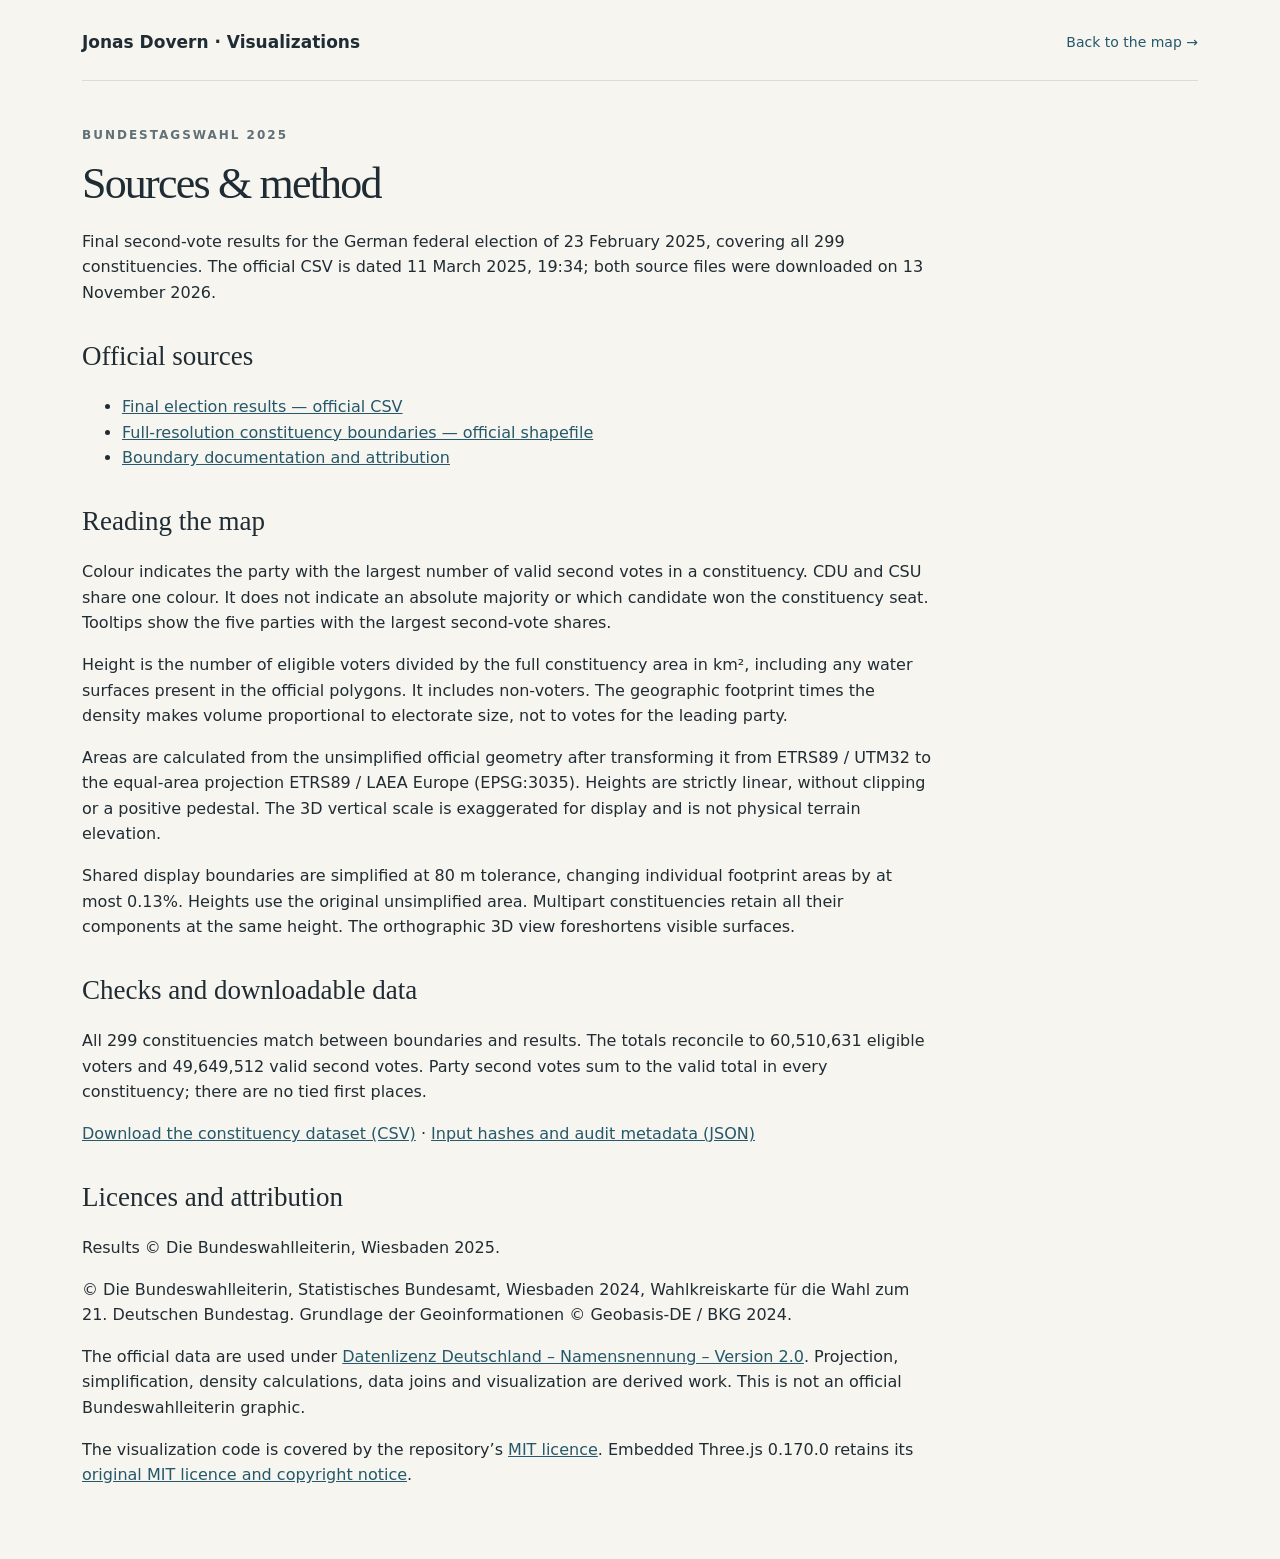
<file: docs/bundestagswahl-2025/sources.html>
<!doctype html><html lang="en"><head><meta charset="utf-8"><meta name="viewport" content="width=device-width,initial-scale=1"><title>Sources and method · Bundestagswahl 2025</title><link rel="stylesheet" href="../assets/gallery.css"></head><body><div class="wrap"><header class="top"><a class="brand" href="../">Jonas Dovern · Visualizations</a><nav><a href="./">Back to the map →</a></nav></header><main class="prose"><div class="eyebrow">Bundestagswahl 2025</div><h1>Sources &amp; method</h1><p>Final second-vote results for the German federal election of 23 February 2025, covering all 299 constituencies. The official CSV is dated 11 March 2025, 19:34; both source files were downloaded on 13 November 2026.</p><h2>Official sources</h2><ul><li><a href="https://www.bundeswahlleiterin.de/dam/jcr/f49a47a1-735b-4e9b-b4e1-4c73cad2292e/btw25_kerg2.csv">Final election results — official CSV</a></li><li><a href="https://www.bundeswahlleiterin.de/dam/jcr/b3656fdd-eb0c-4721-ba02-9e7fdf558475/btw25_geometrie_wahlkreise_vg250_shp.zip">Full-resolution constituency boundaries — official shapefile</a></li><li><a href="https://www.bundeswahlleiterin.de/bundestagswahlen/2025/wahlkreiseinteilung/downloads.html">Boundary documentation and attribution</a></li></ul><h2>Reading the map</h2><p>Colour indicates the party with the largest number of valid second votes in a constituency. CDU and CSU share one colour. It does not indicate an absolute majority or which candidate won the constituency seat. Tooltips show the five parties with the largest second-vote shares.</p><p>Height is the number of eligible voters divided by the full constituency area in km², including any water surfaces present in the official polygons. It includes non-voters. The geographic footprint times the density makes volume proportional to electorate size, not to votes for the leading party.</p><p>Areas are calculated from the unsimplified official geometry after transforming it from ETRS89 / UTM32 to the equal-area projection ETRS89 / LAEA Europe (EPSG:3035). Heights are strictly linear, without clipping or a positive pedestal. The 3D vertical scale is exaggerated for display and is not physical terrain elevation.</p><p>Shared display boundaries are simplified at 80 m tolerance, changing individual footprint areas by at most 0.13%. Heights use the original unsimplified area. Multipart constituencies retain all their components at the same height. The orthographic 3D view foreshortens visible surfaces.</p><h2>Checks and downloadable data</h2><p>All 299 constituencies match between boundaries and results. The totals reconcile to 60,510,631 eligible voters and 49,649,512 valid second votes. Party second votes sum to the valid total in every constituency; there are no tied first places.</p><p><a href="constituencies.csv" download>Download the constituency dataset (CSV)</a> · <a href="audit.json">Input hashes and audit metadata (JSON)</a></p><h2>Licences and attribution</h2><p>Results © Die Bundeswahlleiterin, Wiesbaden 2025.</p><p>© Die Bundeswahlleiterin, Statistisches Bundesamt, Wiesbaden 2024, Wahlkreiskarte für die Wahl zum 21. Deutschen Bundestag. Grundlage der Geoinformationen © Geobasis-DE / BKG 2024.</p><p>The official data are used under <a href="https://www.govdata.de/dl-de/by-2-0">Datenlizenz Deutschland – Namensnennung – Version 2.0</a>. Projection, simplification, density calculations, data joins and visualization are derived work. This is not an official Bundeswahlleiterin graphic.</p><p>The visualization code is covered by the repository’s <a href="../licenses/MIT.txt">MIT licence</a>. Embedded Three.js 0.170.0 retains its <a href="../licenses/THREE_LICENSE.txt">original MIT licence and copyright notice</a>.</p></main></div></body></html>
</file>
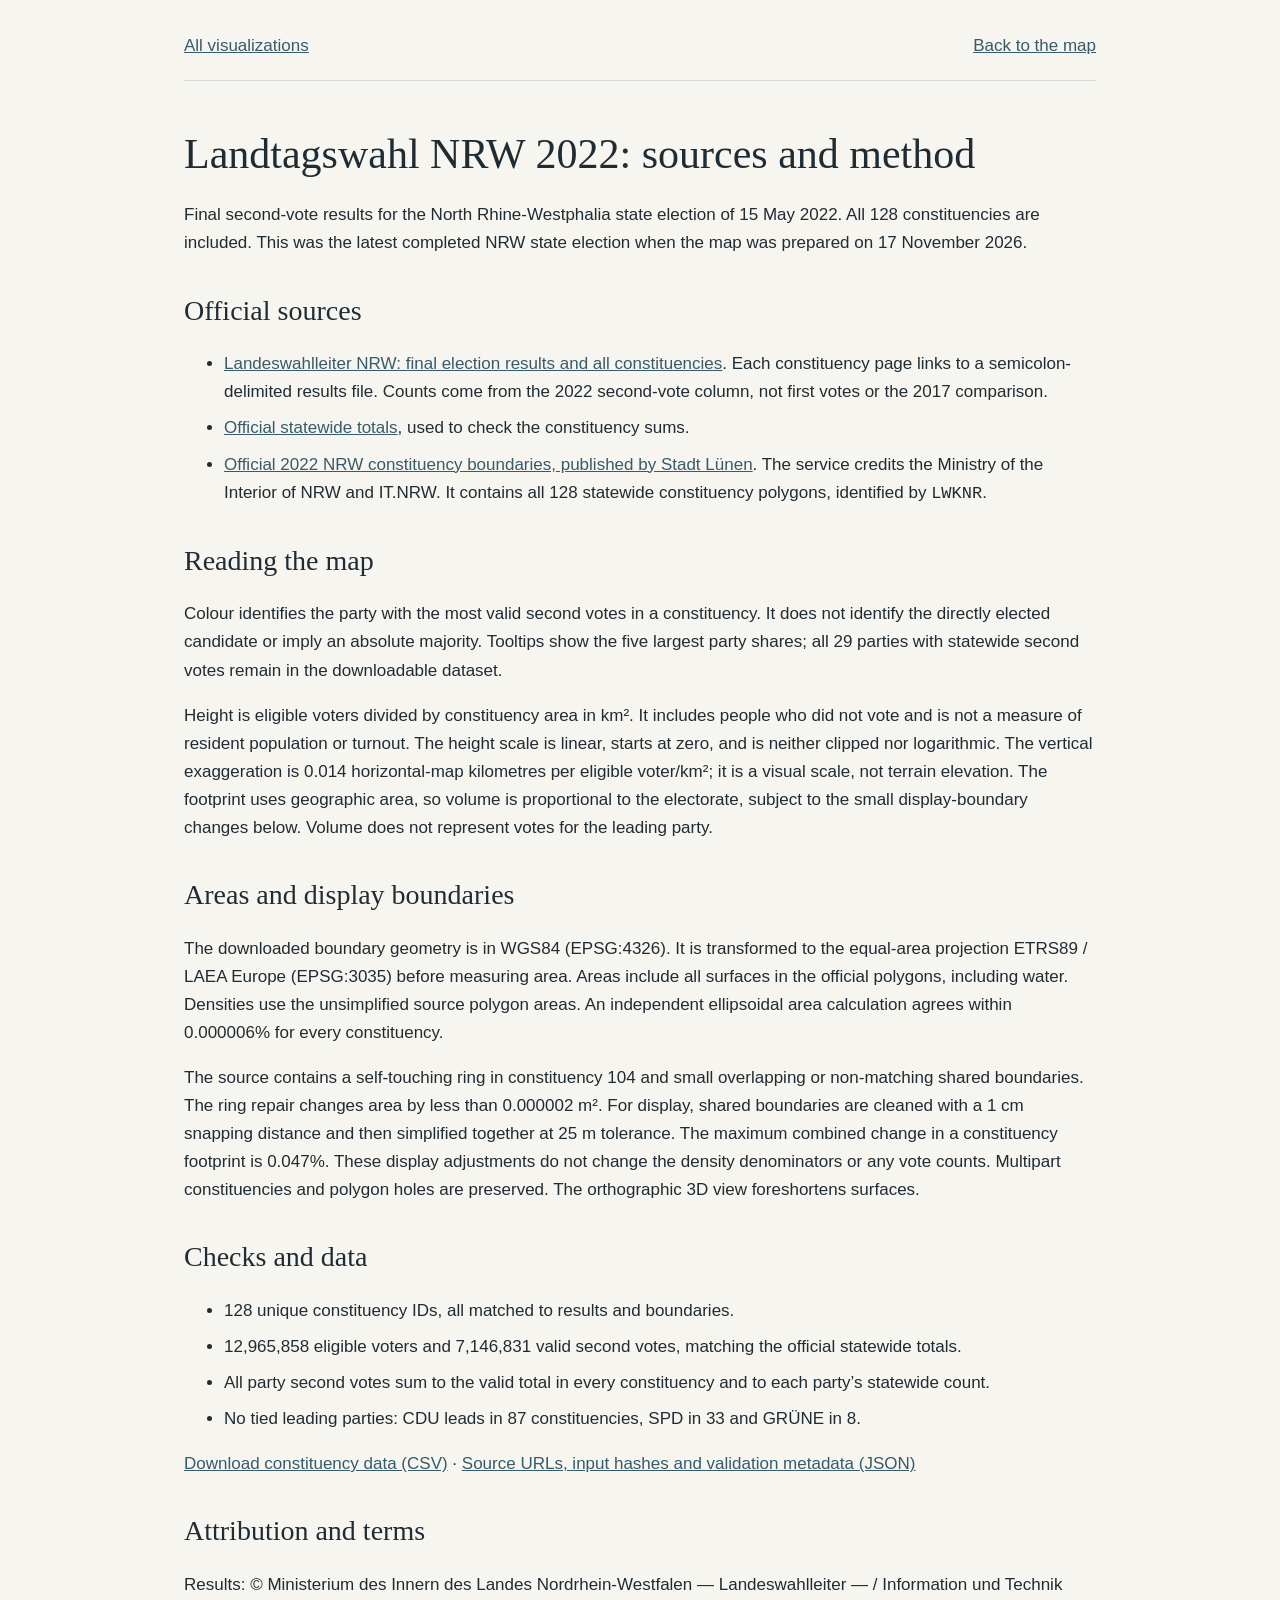
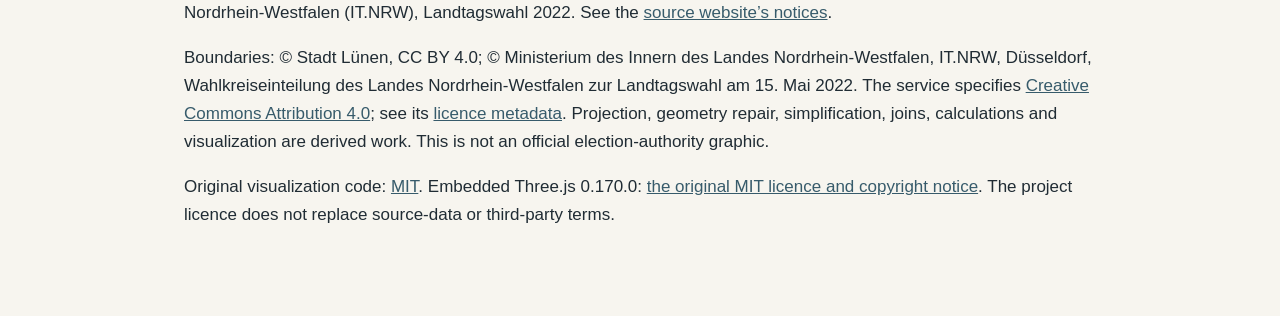
<file: docs/nrw-landtagswahl-2022/sources.html>
<!doctype html>
<html lang="en"><head><meta charset="utf-8"><meta name="viewport" content="width=device-width,initial-scale=1"><title>Sources and method · Landtagswahl NRW 2022</title>
<style>:root{color-scheme:light}*{box-sizing:border-box}body{margin:0;background:#f7f5ef;color:#202c34;font:17px/1.65 'Segoe UI',Arial,sans-serif}main{max-width:960px;margin:auto;padding:32px 24px 70px}nav{display:flex;justify-content:space-between;gap:24px;border-bottom:1px solid #d6d9d6;padding-bottom:20px}a{color:#375b6b}h1,h2{font-family:Georgia,serif;font-weight:400;line-height:1.2}h1{font-size:42px;margin:48px 0 22px}h2{font-size:28px;margin-top:36px}li{margin:8px 0}code{overflow-wrap:anywhere}@media(max-width:500px){h1{font-size:32px}body{font-size:16px}}</style></head>
<body><main><nav aria-label="Site navigation"><a href="../">All visualizations</a><a href="./">Back to the map</a></nav>
<h1>Landtagswahl NRW 2022: sources and method</h1>
<p>Final second-vote results for the North Rhine-Westphalia state election of 15 May 2022. All 128 constituencies are included. This was the latest completed NRW state election when the map was prepared on 17 November 2026.</p>
<h2>Official sources</h2>
<ul><li><a href="https://www.wahlergebnisse.nrw/landtagswahlen/2022/index.shtml">Landeswahlleiter NRW: final election results and all constituencies</a>. Each constituency page links to a semicolon-delimited results file. Counts come from the 2022 second-vote column, not first votes or the 2017 comparison.</li>
<li><a href="https://www.wahlergebnisse.nrw/landtagswahlen/2022/aktuell/a000lw2200.shtml">Official statewide totals</a>, used to check the constituency sums.</li>
<li><a href="https://geoportal.luenen.de/arcgis/rest/services/Landtagswahl_2022/MapServer/1">Official 2022 NRW constituency boundaries, published by Stadt Lünen</a>. The service credits the Ministry of the Interior of NRW and IT.NRW. It contains all 128 statewide constituency polygons, identified by <code>LWKNR</code>.</li></ul>
<h2>Reading the map</h2>
<p>Colour identifies the party with the most valid second votes in a constituency. It does not identify the directly elected candidate or imply an absolute majority. Tooltips show the five largest party shares; all 29 parties with statewide second votes remain in the downloadable dataset.</p>
<p>Height is eligible voters divided by constituency area in km². It includes people who did not vote and is not a measure of resident population or turnout. The height scale is linear, starts at zero, and is neither clipped nor logarithmic. The vertical exaggeration is 0.014 horizontal-map kilometres per eligible voter/km²; it is a visual scale, not terrain elevation. The footprint uses geographic area, so volume is proportional to the electorate, subject to the small display-boundary changes below. Volume does not represent votes for the leading party.</p>
<h2>Areas and display boundaries</h2>
<p>The downloaded boundary geometry is in WGS84 (EPSG:4326). It is transformed to the equal-area projection ETRS89 / LAEA Europe (EPSG:3035) before measuring area. Areas include all surfaces in the official polygons, including water. Densities use the unsimplified source polygon areas. An independent ellipsoidal area calculation agrees within 0.000006% for every constituency.</p>
<p>The source contains a self-touching ring in constituency 104 and small overlapping or non-matching shared boundaries. The ring repair changes area by less than 0.000002 m². For display, shared boundaries are cleaned with a 1 cm snapping distance and then simplified together at 25 m tolerance. The maximum combined change in a constituency footprint is 0.047%. These display adjustments do not change the density denominators or any vote counts. Multipart constituencies and polygon holes are preserved. The orthographic 3D view foreshortens surfaces.</p>
<h2>Checks and data</h2>
<ul><li>128 unique constituency IDs, all matched to results and boundaries.</li><li>12,965,858 eligible voters and 7,146,831 valid second votes, matching the official statewide totals.</li><li>All party second votes sum to the valid total in every constituency and to each party’s statewide count.</li><li>No tied leading parties: CDU leads in 87 constituencies, SPD in 33 and GRÜNE in 8.</li></ul>
<p><a href="constituencies.csv" download>Download constituency data (CSV)</a> · <a href="audit.json">Source URLs, input hashes and validation metadata (JSON)</a></p>
<h2>Attribution and terms</h2>
<p>Results: © Ministerium des Innern des Landes Nordrhein-Westfalen — Landeswahlleiter — / Information und Technik Nordrhein-Westfalen (IT.NRW), Landtagswahl 2022. See the <a href="https://www.wahlergebnisse.nrw/impressum.shtml">source website’s notices</a>.</p>
<p>Boundaries: © Stadt Lünen, CC BY 4.0; © Ministerium des Innern des Landes Nordrhein-Westfalen, IT.NRW, Düsseldorf, Wahlkreiseinteilung des Landes Nordrhein-Westfalen zur Landtagswahl am 15. Mai 2022. The service specifies <a href="https://creativecommons.org/licenses/by/4.0/">Creative Commons Attribution 4.0</a>; see its <a href="https://geoportal.luenen.de/arcgis/rest/services/Landtagswahl_2022/MapServer/info/iteminfo">licence metadata</a>. Projection, geometry repair, simplification, joins, calculations and visualization are derived work. This is not an official election-authority graphic.</p>
<p>Original visualization code: <a href="../licenses/MIT.txt">MIT</a>. Embedded Three.js 0.170.0: <a href="../licenses/THREE_LICENSE.txt">the original MIT licence and copyright notice</a>. The project licence does not replace source-data or third-party terms.</p>
</main></body></html>
</file>
<file: docs/assets/gallery.css>
*{box-sizing:border-box}:root{--paper:#f7f5ef;--ink:#202c34;--muted:#617078;--rule:#d8ddd8;--accent:#24586a}body{margin:0;background:var(--paper);color:var(--ink);font:17px/1.6 system-ui,-apple-system,"Segoe UI",sans-serif}a{color:var(--accent)}a:focus-visible{outline:3px solid var(--accent);outline-offset:5px}.wrap{max-width:1180px;margin:auto;padding:0 32px}.top{padding-top:29px;padding-bottom:24px;border-bottom:1px solid var(--rule);display:flex;align-items:center;justify-content:space-between;gap:20px}.brand{font-weight:650;text-decoration:none;color:var(--ink)}.top nav{display:flex;gap:26px;font-size:14px}.top nav a{text-decoration:none}.intro{padding:65px 0 43px;max-width:760px}.eyebrow{text-transform:uppercase;letter-spacing:2px;font-size:12px;color:var(--muted);font-weight:650}h1{font:normal clamp(42px,6vw,68px)/1.1 Georgia,serif;letter-spacing:-1.8px;margin:15px 0 20px}.intro p{font-size:20px;line-height:1.6;color:var(--muted);max-width:620px;margin:0}.section-heading{display:flex;align-items:center;justify-content:space-between;border-bottom:1px solid var(--rule);padding-bottom:13px;margin-bottom:25px}.section-heading h2{font-size:14px;letter-spacing:1.3px;text-transform:uppercase;margin:0}.count{font-size:13px;color:var(--muted)}.gallery{display:grid;grid-template-columns:repeat(2,minmax(0,1fr));gap:28px}.card{border:1px solid var(--rule);border-radius:10px;overflow:hidden;background:#fffdf8;display:flex;flex-direction:column}.card:first-child{grid-column:1/-1;display:grid;grid-template-columns:1.35fr 1fr}.preview{display:flex;align-items:center;background:#f7f5ef;overflow:hidden;border-bottom:1px solid var(--rule)}.card:first-child .preview{border-right:1px solid var(--rule);border-bottom:none}.preview img{width:100%;height:auto;display:block;transition:transform .25s ease}.preview:hover img{transform:scale(1.015)}.card-body{padding:32px;display:flex;flex-direction:column;justify-content:center;align-items:flex-start}.tags{display:flex;gap:8px;flex-wrap:wrap;margin-bottom:18px}.tags span{font-size:11px;letter-spacing:.3px;border:1px solid #d7dfd9;border-radius:20px;padding:4px 10px;color:#52675e}.card h3{font:normal 31px/1.18 Georgia,serif;margin:0 0 8px}.subtitle{font-size:15px;color:#40515b;margin:0 0 17px}.description{font-size:15px;color:var(--muted);margin:0 0 20px;line-height:1.7}.source{font-size:12px;color:var(--muted);margin:0 0 24px}.open{display:inline-block;background:var(--ink);color:#fff;padding:10px 17px;border-radius:5px;font-size:14px;font-weight:550;text-decoration:none}.open:hover{background:var(--accent)}.about{margin-top:62px;border-top:1px solid var(--rule);padding:30px 0 44px;display:grid;grid-template-columns:1fr 2fr;gap:35px}.about h2{font:normal 25px Georgia,serif;margin:0}.about p{margin:0;color:var(--muted);font-size:15px;max-width:700px}footer{padding:22px 0 35px;border-top:1px solid var(--rule);display:flex;justify-content:space-between;gap:20px;font-size:12px;color:var(--muted)}footer a{color:inherit}.prose{max-width:850px;padding-top:45px;padding-bottom:55px}.prose h1{font-size:44px}.prose h2{font:normal 27px Georgia,serif;margin-top:35px}.prose p,.prose li{font-size:16px}.prose a{overflow-wrap:anywhere}.prose code{font-size:14px} @media(max-width:760px){.wrap{padding:0 20px}.top{padding-top:20px;padding-bottom:18px}.intro{padding:40px 0 32px}.intro p{font-size:18px}.gallery{grid-template-columns:1fr}.card:first-child{display:flex}.card:first-child .preview{border-right:0;border-bottom:1px solid var(--rule)}.card-body{padding:24px}.about{display:block;margin-top:40px}.about h2{margin-bottom:15px}footer{flex-direction:column;gap:7px}.top nav{gap:15px}.prose h1{font-size:36px}}@media(prefers-reduced-motion:reduce){*{transition:none!important}}
</file>
